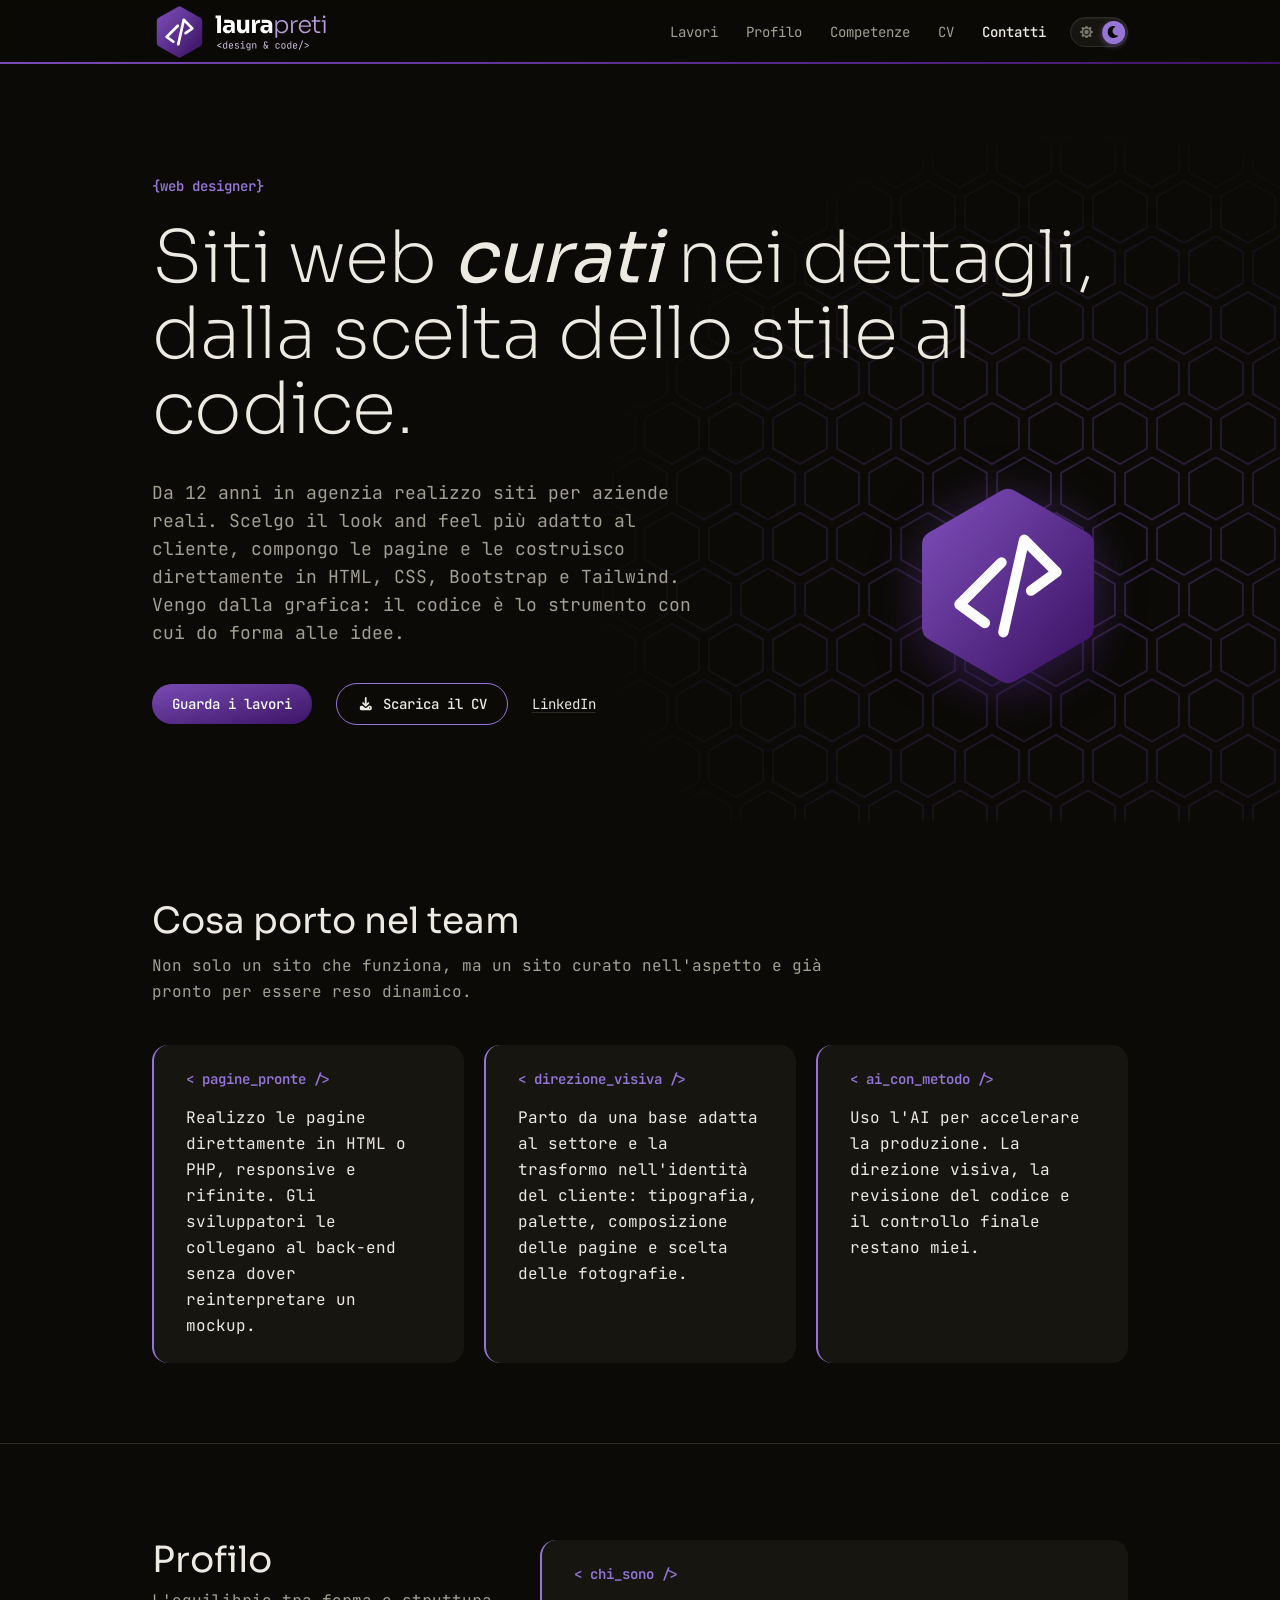
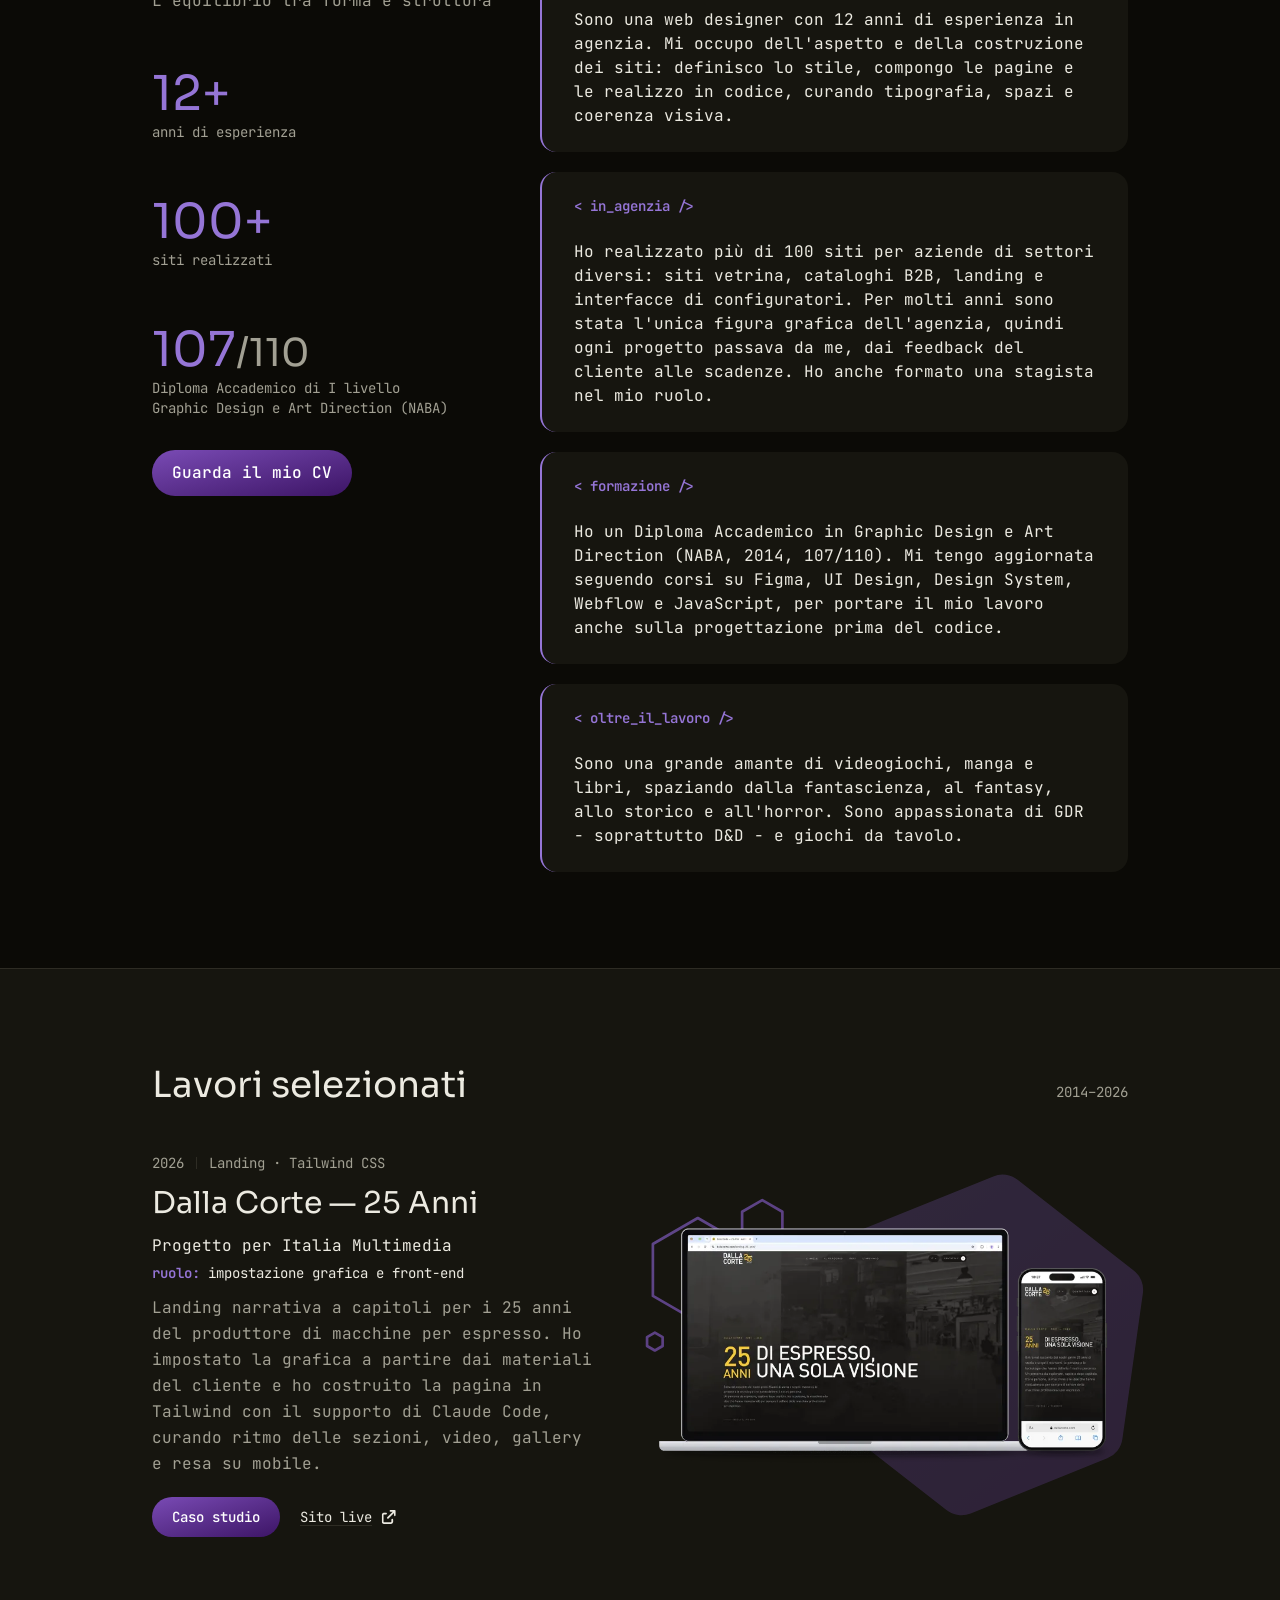
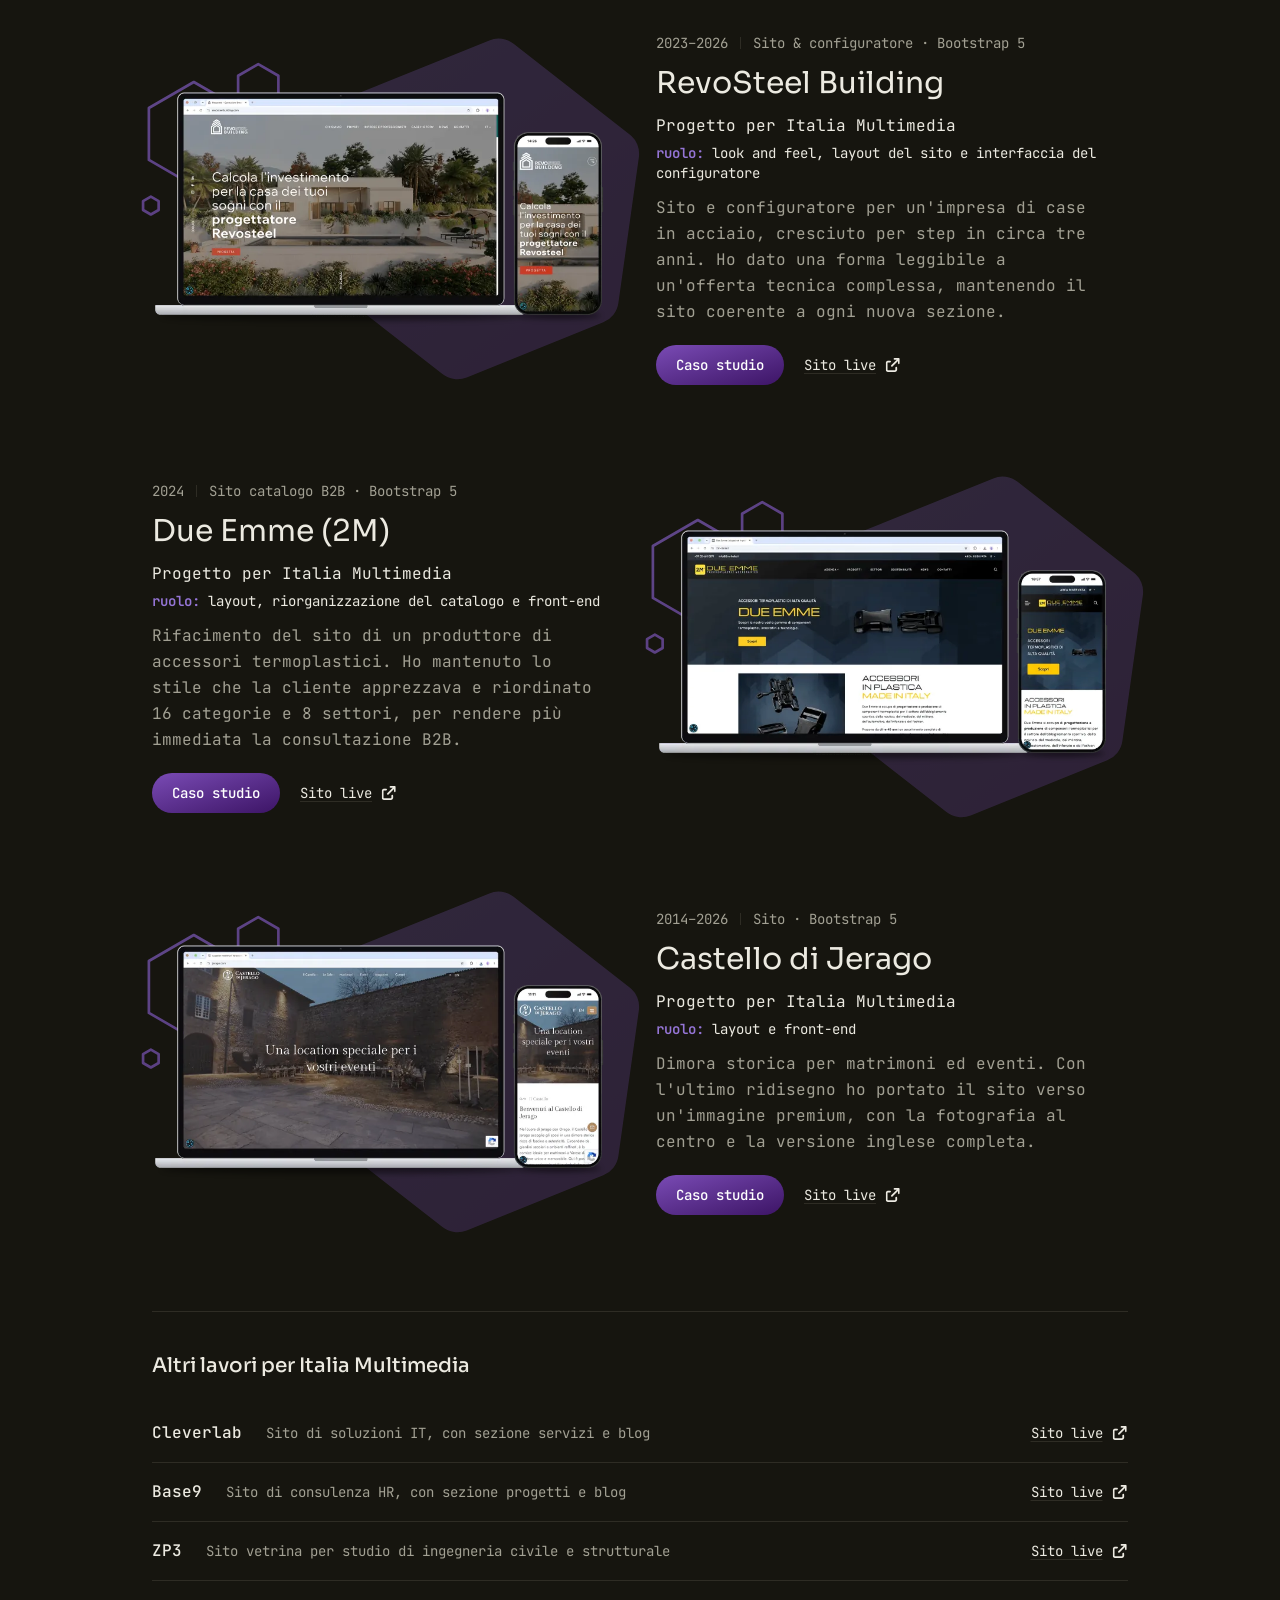
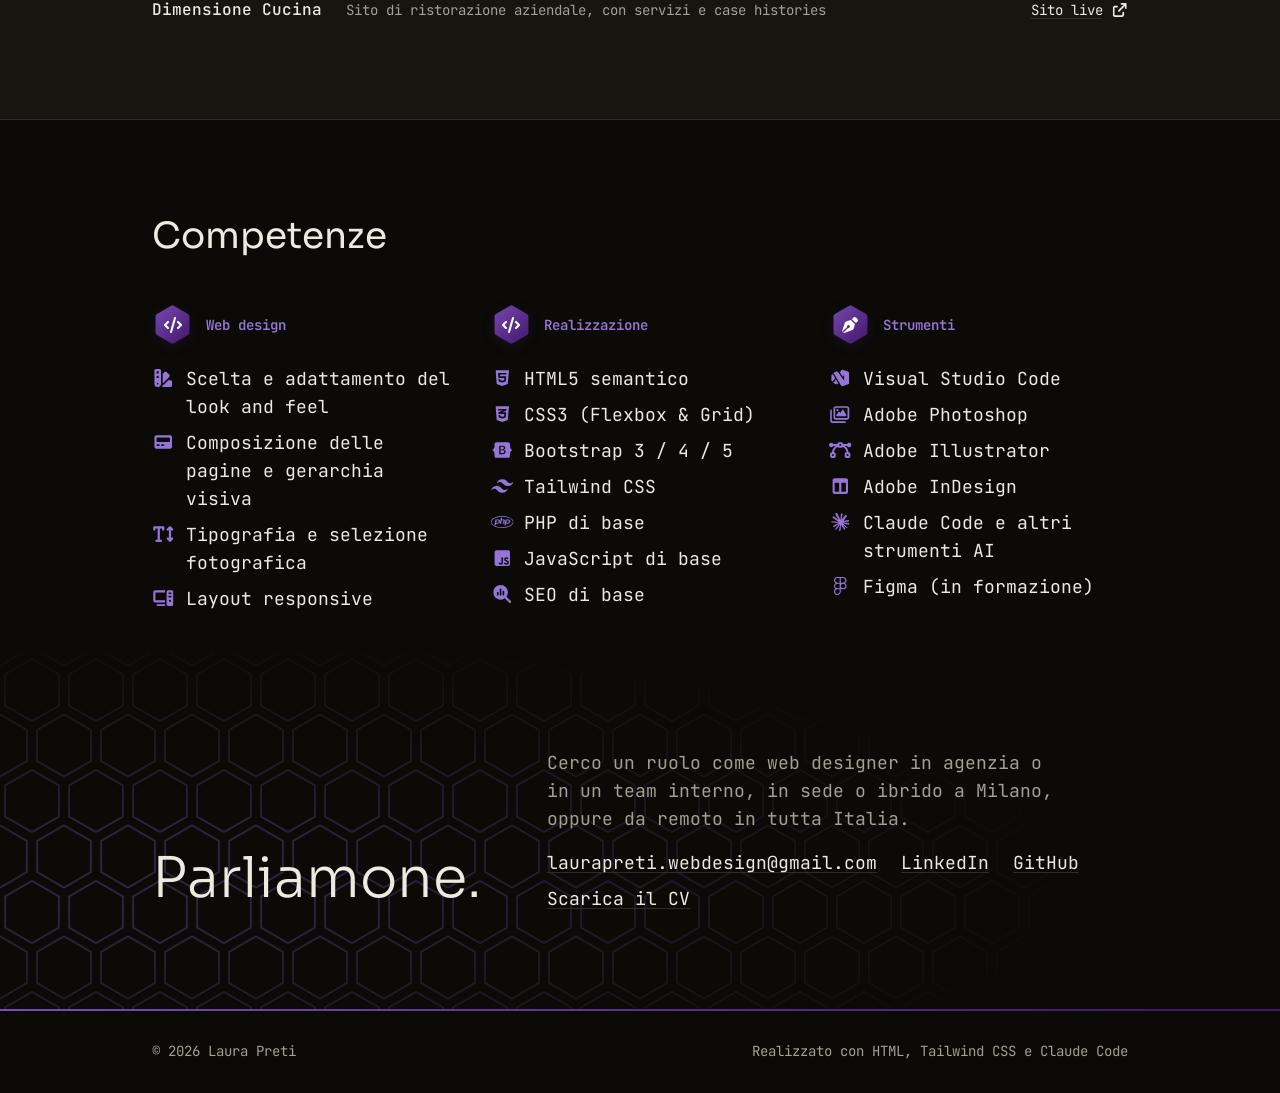
<file: index.html>
<!doctype html>
<html lang="it" data-theme="dark">
<head>
<meta charset="utf-8">
<meta name="viewport" content="width=device-width, initial-scale=1, viewport-fit=cover">
<title>Laura Preti — Web Designer | Siti responsive in HTML e Tailwind</title>
<meta name="description" content="Web designer con 12 anni in agenzia: dalla scelta del look and feel alla realizzazione in HTML, CSS, Bootstrap e Tailwind. Oltre 100 siti per aziende reali.">
<script>
  try { var t = localStorage.getItem('theme'); if (t === 'light' || t === 'dark') document.documentElement.dataset.theme = t; } catch (e) {}
</script>

<!-- Favicon -->
<link rel="icon" href="favicon.ico" sizes="any">
<link rel="icon" type="image/svg+xml" href="favicon/favicon.svg">
<link rel="icon" type="image/png" sizes="32x32" href="favicon/favicon-32x32.png">
<link rel="icon" type="image/png" sizes="16x16" href="favicon/favicon-16x16.png">
<link rel="apple-touch-icon" sizes="180x180" href="favicon/apple-touch-icon.png">
<link rel="manifest" href="favicon/site.webmanifest">
<meta name="theme-color" content="#3D1466">

<!-- Anteprima social -->
<meta property="og:type" content="website">
<meta property="og:locale" content="it_IT">
<meta property="og:site_name" content="Laura Preti — Design & Code">
<meta property="og:title" content="Laura Preti — Web Designer | Siti responsive in HTML e Tailwind">
<meta property="og:description" content="Web designer con 12 anni in agenzia: dalla scelta del look and feel alla realizzazione in HTML, CSS, Bootstrap e Tailwind. Oltre 100 siti per aziende reali.">
<meta property="og:url" content="https://laurapreti.github.io/portfolio/">
<meta property="og:image" content="https://laurapreti.github.io/portfolio/og-image.png">
<meta property="og:image:width" content="1200">
<meta property="og:image:height" content="630">
<meta property="og:image:alt" content="Logo Laura Preti — design & code">
<meta name="twitter:card" content="summary_large_image">

<link rel="preconnect" href="https://fonts.googleapis.com">
<link rel="preconnect" href="https://fonts.gstatic.com" crossorigin>
<!-- Font: caricati senza bloccare la prima visualizzazione (media="print" → "all" a caricamento finito) -->
<link rel="preload" as="style" href="https://fonts.googleapis.com/css2?family=JetBrains+Mono:ital,wght@0,100..800;1,100..800&family=Sora:wght@100..800&display=swap">
<link rel="stylesheet" href="https://fonts.googleapis.com/css2?family=JetBrains+Mono:ital,wght@0,100..800;1,100..800&family=Sora:wght@100..800&display=swap" media="print" onload="this.media='all'">
<noscript><link rel="stylesheet" href="https://fonts.googleapis.com/css2?family=JetBrains+Mono:ital,wght@0,100..800;1,100..800&family=Sora:wght@100..800&display=swap"></noscript>


<link rel="stylesheet" href="css/output.css">

<meta name="robots" content="noindex, nofollow">
</head>

<body class="font-sans antialiased leading-relaxed">

<!-- Barra di navigazione -->
<header class="sticky top-0 z-20 backdrop-blur-xs after:absolute after:h-0.5 after:w-full after:bottom-0 after:bg-linear-to-r after:from-glight after:to-gdark" style="top: env(safe-area-inset-top, 0px); background: color-mix(in srgb, var(--paper) 82%, transparent);">
  <nav class="mx-auto max-w-5xl px-6 h-16 flex items-center justify-between">
    <a href="#top" class="flex items-center shrink-0">
      <!-- Logo: versione chiara e versione per il layout scuro (cambio automatico col tema) -->
      <img src="logo/kit/logo-badge-orizzontale.svg" alt="Laura Preti — design &amp; code" width="430" height="140" class="logo-light h-16 w-auto">
      <img src="logo/kit/logo-badge-orizzontale-negativo.svg" fetchpriority="high" alt="Laura Preti — design &amp; code" width="430" height="140" class="logo-dark h-16 w-auto">
    </a>
    <div class="flex items-center gap-3 nav:gap-6">
      <div class="hidden nav:flex items-center gap-7 text-sm text-muted" data-menu-links>
        <a href="#lavori" class="hover:text-ink transition-colors">Lavori</a>
        <a href="#profilo" class="hover:text-ink transition-colors">Profilo</a>
        <a href="#competenze" class="hover:text-ink transition-colors">Competenze</a>
        <a href="cv.html" class="hover:text-ink transition-colors">CV</a>
        <a href="#contatto" class="text-ink font-medium">Contatti</a>
      </div>
      <!-- Interruttore tema chiaro/scuro -->
      <button type="button" class="theme-toggle" role="switch" aria-checked="false" aria-label="Tema scuro" title="Cambia tema">
        <span class="theme-toggle__knob" aria-hidden="true"></span>
        <svg class="svg-inline--fa theme-toggle__icon theme-toggle__sun text-xs" viewBox="0 0 576 512" aria-hidden="true"><use href="img/fa-icons.svg#fa-sun"/></svg>
        <svg class="svg-inline--fa theme-toggle__icon theme-toggle__moon text-xs" viewBox="0 0 512 512" aria-hidden="true"><use href="img/fa-icons.svg#fa-moon"/></svg>
      </button>
      
      <button type="button" class="menu-toggle nav:hidden" aria-expanded="false" aria-controls="menu-mobile" aria-label="Apri il menu">
        <span class="menu-toggle__bar"></span><span class="menu-toggle__bar"></span><span class="menu-toggle__bar"></span>
      </button>
    </div>
  </nav>
</header>

<main id="top">

  <!-- HERO -->
  <section class="hero-hex py-10 md:pt-28 md:pb-24">
    <div class="mx-auto max-w-5xl px-6">
      <p class="rise rise-1 font-sans text-sm text-accent mb-6 font-semibold">{web designer}</p>
      <h1 class="rise rise-2 font-display leading-[1.05] tracking-[-0.01em] font-extralight"
          style="font-size: clamp(2.6rem, 8vw, 4.5rem);">
          Siti web <em class="font-normal">curati</em> nei dettagli, dalla scelta dello stile al codice.
      </h1>
      <div class="md:flex md:items-center md:justify-between md:gap-10">
        <div>
          <p class="rise rise-3 mt-8 max-w-xl text-lg text-muted">
            Da 12 anni in agenzia realizzo siti per aziende reali. Scelgo il look and feel più adatto al cliente, compongo le pagine e le costruisco direttamente in HTML, CSS, Bootstrap e Tailwind. Vengo dalla grafica: il codice è lo strumento con cui do forma alle idee.
          </p>
          <div class="rise rise-4 mt-9 flex flex-wrap items-center gap-x-6 gap-y-3 text-sm">
            <a href="#lavori"
              class="inline-flex items-center rounded-full px-5 py-2.5 font-medium transition-transform will-change-transform hover:-translate-y-0.5 bg-linear-to-br from-glight to-gdark text-white">
              Guarda i lavori
            </a>
            <a href="cv-laura-preti.pdf" download
              class="inline-flex items-center gap-2 rounded-full px-5 py-2.5 font-medium transition-transform will-change-transform hover:-translate-y-0.5 border border-accent text-ink">
              <svg class="svg-inline--fa icon-line" viewBox="0 0 448 512" aria-hidden="true"><use href="img/fa-icons.svg#fa-download"/></svg> Scarica il CV
            </a>
            <a href="https://www.linkedin.com/in/laura-preti-web-designer/" target="_blank" class="link">LinkedIn</a>
          </div>
        </div>
        <div class="hero-badge hidden md:block md:mr-4" aria-hidden="true">
          <img src="logo/kit/badge.svg" alt="" width="120" height="120">
        </div>
      </div>
    </div>
  </section>

  <!-- COSA PORTO NEL TEAM -->
  <section id="approccio" class="py-10 md:py-20 border-b border-line">
    <div class="mx-auto max-w-5xl px-6">
      <h2 class="font-display text-3xl sm:text-4xl font-normal mb-3">Cosa porto nel team</h2>
      <p class="text-muted max-w-2xl mb-10">Non solo un sito che funziona, ma un sito curato nell'aspetto e già pronto per essere reso dinamico.</p>
      <div class="grid gap-5 md:grid-cols-3">
        <div class="border-l-2 border-accent py-6 px-8 rounded-2xl shadow-[3px_3px_5px_-3px_rgba(0,0,0,0.25)] dark:shadow-none bg-card">
          <p class="font-sans text-sm text-accent mb-4 font-semibold">&lt; pagine_pronte /&gt;</p>
          <p>Realizzo le pagine direttamente in HTML o PHP, responsive e rifinite. Gli sviluppatori le collegano al back-end senza dover reinterpretare un mockup.</p>
        </div>
        <div class="border-l-2 border-accent py-6 px-8 rounded-2xl shadow-[3px_3px_5px_-3px_rgba(0,0,0,0.25)] dark:shadow-none bg-card">
          <p class="font-sans text-sm text-accent mb-4 font-semibold">&lt; direzione_visiva /&gt;</p>
          <p>Parto da una base adatta al settore e la trasformo nell'identità del cliente: tipografia, palette, composizione delle pagine e scelta delle fotografie.</p>
        </div>
        <div class="border-l-2 border-accent py-6 px-8 rounded-2xl shadow-[3px_3px_5px_-3px_rgba(0,0,0,0.25)] dark:shadow-none bg-card">
          <p class="font-sans text-sm text-accent mb-4 font-semibold">&lt; ai_con_metodo /&gt;</p>
          <p>Uso l'AI per accelerare la produzione. La direzione visiva, la revisione del codice e il controllo finale restano miei.</p>
        </div>
      </div>
    </div>
  </section>

  <!-- PROFILO -->
  <section id="profilo" class="py-10 md:py-24 border-b border-line">
    <div class="mx-auto max-w-5xl px-6">
      <div class="grid gap-5 md:grid-cols-[1fr_1.6fr]">
        <div class="md:sticky md:top-24 md:self-start mb-8 md:mb-0">
          <h2 class="font-display text-3xl sm:text-4xl font-normal">Profilo</h2>
          <p class="mt-2 text-muted">L'equilibrio tra forma e struttura</p>
          <dl class="grid gap-x-3 grid-cols-2 sm:grid-cols-3 md:grid-cols-1 mb-8">
            <div class="mt-8 md:mt-14">
              <dt class="font-display text-4xl sm:text-5xl text-accent font-normal">12+</dt>
              <dd class="mt-1 text-sm text-muted">anni di esperienza</dd>
            </div>
            <div class="mt-8 md:mt-14">
              <dt class="font-display text-4xl sm:text-5xl text-accent font-normal">100+</dt>
              <dd class="mt-1 text-sm text-muted">siti realizzati</dd>
            </div>
            <div class="mt-8 md:mt-14 col-span-2 sm:col-span-1">
              <dt class="font-display text-4xl sm:text-5xl text-accent font-normal">107<small class="text-muted">/110</small></dt>
              <dd class="mt-1 text-sm text-muted">Diploma Accademico di I livello <span class="inline md:hidden">in</span> <br class="hidden md:block"> Graphic Design e Art Direction (NABA)</dd>
            </div>
          </dl>
          <a href="cv.html"
              class="inline-flex items-center rounded-full px-5 py-2.5 font-medium transition-transform hover:-translate-y-0.5 bg-linear-to-br from-glight to-gdark text-white">
              Guarda il mio CV
            </a>
        </div>
        <div class="space-y-5 text-base max-w-2xl">
          <div class="border-l-2 border-accent py-6 px-8 rounded-2xl shadow-[3px_3px_5px_-3px_rgba(0,0,0,0.25)] dark:shadow-none bg-card">
            <p class="rise rise-1 font-sans text-sm text-accent mb-6 font-semibold">&lt; chi_sono /&gt;</p>
            <p>Sono una web designer con 12 anni di esperienza in agenzia. Mi occupo dell'aspetto e della costruzione dei siti: definisco lo stile, compongo le pagine e le realizzo in codice, curando tipografia, spazi e coerenza visiva.</p>
          </div>
          <div class="border-l-2 border-accent py-6 px-8 rounded-2xl shadow-[3px_3px_5px_-3px_rgba(0,0,0,0.25)] dark:shadow-none bg-card">
            <p class="rise rise-1 font-sans text-sm text-accent mb-6 font-semibold">&lt; in_agenzia /&gt;</p>
            <p>Ho realizzato più di 100 siti per aziende di settori diversi: siti vetrina, cataloghi B2B, landing e interfacce di configuratori. Per molti anni sono stata l'unica figura grafica dell'agenzia, quindi ogni progetto passava da me, dai feedback del cliente alle scadenze. Ho anche formato una stagista nel mio ruolo.</p>
          </div>
          <div class="border-l-2 border-accent py-6 px-8 rounded-2xl shadow-[3px_3px_5px_-3px_rgba(0,0,0,0.25)] dark:shadow-none bg-card">
            <p class="rise rise-1 font-sans text-sm text-accent mb-6 font-semibold">&lt; formazione /&gt;</p>
            <p>Ho un Diploma Accademico in Graphic Design e Art Direction (NABA, 2014, 107/110). Mi tengo aggiornata seguendo corsi su Figma, UI Design, Design System, Webflow e JavaScript, per portare il mio lavoro anche sulla progettazione prima del codice.</p>
          </div>
          <div class="border-l-2 border-accent py-6 px-8 rounded-2xl shadow-[3px_3px_5px_-3px_rgba(0,0,0,0.25)] dark:shadow-none bg-card">
            <p class="rise rise-1 font-sans text-sm text-accent mb-6 font-semibold">&lt; oltre_il_lavoro /&gt;</p>
            <p>Sono una grande amante di videogiochi, manga e libri, spaziando dalla fantascienza, al fantasy, allo storico e all'horror. Sono appassionata di GDR - soprattutto D&D - e giochi da tavolo.</p>
          </div>
        </div>
      </div>
    </div>
  </section>

  <!-- LAVORI -->
  <section id="lavori" class="py-10 md:py-24 border-b border-line bg-card overflow-x-clip">
    <div class="mx-auto max-w-5xl px-6">
      <div class="flex items-baseline justify-between mb-12">
        <h2 class="font-display text-3xl sm:text-4xl font-normal">Lavori selezionati</h2>
        <span class="text-sm text-muted">2014&ndash;2026</span>
      </div>

      <div class="space-y-16 sm:space-y-24">

        <!-- Dalla Corte -->
        <article class="grid gap-8 sm:grid-cols-2 sm:items-center">
          <div class="project-visual order-1 sm:order-2">
            <img src="img/dalla-corte/mockup-dalla-corte-800.webp" srcset="img/dalla-corte/mockup-dalla-corte-800.webp 800w, img/dalla-corte/mockup-dalla-corte-1200.webp 1200w, img/dalla-corte/mockup-dalla-corte-1600.webp 1600w" sizes="(min-width: 1024px) 472px, (min-width: 640px) calc(50vw - 40px), calc(100vw - 48px)" loading="lazy" decoding="async" alt="Dalla Corte — 25 Anni" width="1600" height="853" class="w-full h-auto">
          </div>
          <div class="order-2 sm:order-1">
            <div class="flex items-center gap-3 text-sm text-muted mb-3">
              <span>2026</span><span class="w-px h-3" style="background:var(--line)"></span>
              <span>Landing &middot; Tailwind CSS</span>
            </div>
            <h3 class="font-display text-2xl sm:text-3xl mb-3 font-normal">Dalla Corte — 25 Anni</h3>
            <p class="mb-1 max-w-md">
              Progetto per Italia Multimedia
            </p>
            <p class="mb-3 max-w-md text-sm"><span class="text-accent font-semibold">ruolo:</span> impostazione grafica e front-end</p>
            <p class="text-muted mb-5 max-w-md">
              Landing narrativa a capitoli per i 25 anni del produttore di macchine per espresso. Ho impostato la grafica a partire dai materiali del cliente e ho costruito la pagina in Tailwind con il supporto di Claude Code, curando ritmo delle sezioni, video, gallery e resa su mobile.
            </p>
            <div class="flex gap-x-5 gap-y-2 text-sm content-center">
              <a href="case-dalla-corte.html" aria-label="Caso studio: Dalla Corte — 25 Anni" class="inline-flex items-center rounded-full px-5 py-2.5 font-medium transition-transform hover:-translate-y-0.5 bg-linear-to-br from-glight to-gdark text-white">Caso studio</a>
              <a href="https://www.dallacorte.com/landing-25-anni/" target="_blank" class="link inline-flex items-center gap-2 align-middle py-2.5">Sito live <svg class="svg-inline--fa w-4 h-4 icon-line" viewBox="0 0 512 512" aria-hidden="true"><use href="img/fa-icons.svg#fa-arrow-up-right-from-square"/></svg></a>
            </div>
          </div>
        </article>

        <!-- RevoSteel -->
        <article class="grid gap-8 sm:grid-cols-2 sm:items-center">
          <div class="project-visual">
            <img src="img/revosteel/mockup-revosteel-800.webp" srcset="img/revosteel/mockup-revosteel-800.webp 800w, img/revosteel/mockup-revosteel-1200.webp 1200w, img/revosteel/mockup-revosteel-1600.webp 1600w" sizes="(min-width: 1024px) 472px, (min-width: 640px) calc(50vw - 40px), calc(100vw - 48px)" loading="lazy" decoding="async" alt="Revosteel" width="1600" height="853" class="w-full h-auto">
          </div>
          <div>
            <div class="flex items-center gap-3 text-sm text-muted mb-3">
              <span>2023&ndash;2026</span><span class="w-px h-3" style="background:var(--line)"></span>
              <span>Sito &amp; configuratore &middot; Bootstrap 5</span>
            </div>
            <h3 class="font-display text-2xl sm:text-3xl mb-3 font-normal">RevoSteel Building</h3>
            <p class="mb-1 max-w-md">
              Progetto per Italia Multimedia
            </p>
            <p class="mb-3 max-w-md text-sm"><span class="text-accent font-semibold">ruolo:</span> look and feel, layout del sito e interfaccia del configuratore</p>
            <p class="text-muted mb-5 max-w-md">
              Sito e configuratore per un'impresa di case in acciaio, cresciuto per step in circa tre anni. Ho dato una forma leggibile a un'offerta tecnica complessa, mantenendo il sito coerente a ogni nuova sezione.
            </p>
            <div class="flex gap-x-5 gap-y-2 text-sm">
              <a href="case-revosteel.html" aria-label="Caso studio: Revosteel" class="inline-flex items-center rounded-full px-5 py-2.5 font-medium transition-transform hover:-translate-y-0.5 bg-linear-to-br from-glight to-gdark text-white">Caso studio</a>
              <a href="https://www.revosteelbuilding.com" target="_blank" class="link inline-flex items-center gap-2 align-middle py-2.5">Sito live <svg class="svg-inline--fa w-4 h-4 icon-line" viewBox="0 0 512 512" aria-hidden="true"><use href="img/fa-icons.svg#fa-arrow-up-right-from-square"/></svg></a>
            </div>
          </div>
        </article>

        <!-- Due Emme -->
        <article class="grid gap-8 sm:grid-cols-2 sm:items-center">
          <div class="project-visual order-1 sm:order-2">
            <img src="img/2m/mockup-2m-800.webp" srcset="img/2m/mockup-2m-800.webp 800w, img/2m/mockup-2m-1200.webp 1200w, img/2m/mockup-2m-1600.webp 1600w" sizes="(min-width: 1024px) 472px, (min-width: 640px) calc(50vw - 40px), calc(100vw - 48px)" loading="lazy" decoding="async" alt="Due Emme — 2M" width="1600" height="853" class="w-full h-auto">
          </div>
          <div class="order-2 sm:order-1">
            <div class="flex items-center gap-3 text-sm text-muted mb-3">
              <span>2024</span><span class="w-px h-3" style="background:var(--line)"></span>
              <span>Sito catalogo B2B &middot; Bootstrap 5</span>
            </div>
            <h3 class="font-display text-2xl sm:text-3xl mb-3 font-normal">Due Emme (2M)</h3>
            <p class="mb-1 max-w-md">
              Progetto per Italia Multimedia
            </p>
            <p class="mb-3 max-w-md text-sm"><span class="text-accent font-semibold">ruolo:</span> layout, riorganizzazione del catalogo e front-end</p>
            <p class="text-muted mb-5 max-w-md">
              Rifacimento del sito di un produttore di accessori termoplastici. Ho mantenuto lo stile che la cliente apprezzava e riordinato 16 categorie e 8 settori, per rendere più immediata la consultazione B2B.
            </p>
            <div class="flex gap-x-5 gap-y-2 text-sm">
              <a href="case-due-emme.html" aria-label="Caso studio: Due Emme — 2M" class="inline-flex items-center rounded-full px-5 py-2.5 font-medium transition-transform hover:-translate-y-0.5 bg-linear-to-br from-glight to-gdark text-white">Caso studio</a>
              <a href="https://www.2m-italia.it" target="_blank" class="link inline-flex items-center gap-2 align-middle py-2.5">Sito live <svg class="svg-inline--fa w-4 h-4 icon-line" viewBox="0 0 512 512" aria-hidden="true"><use href="img/fa-icons.svg#fa-arrow-up-right-from-square"/></svg></a>
            </div>
          </div>
        </article>

        <!-- Castello di Jerago -->
        <article class="grid gap-8 sm:grid-cols-2 sm:items-center">
          <div class="project-visual">
            <img src="img/jerago/mockup-jerago-800.webp" srcset="img/jerago/mockup-jerago-800.webp 800w, img/jerago/mockup-jerago-1200.webp 1200w, img/jerago/mockup-jerago-1600.webp 1600w" sizes="(min-width: 1024px) 472px, (min-width: 640px) calc(50vw - 40px), calc(100vw - 48px)" loading="lazy" decoding="async" alt="Castello di Jerago" width="1600" height="853" class="w-full h-auto">
          </div>
          <div>
            <div class="flex items-center gap-3 text-sm text-muted mb-3">
              <span>2014&ndash;2026</span><span class="w-px h-3" style="background:var(--line)"></span>
              <span>Sito &middot; Bootstrap 5</span>
            </div>
            <h3 class="font-display text-2xl sm:text-3xl mb-3 font-normal">Castello di Jerago</h3>
            <p class="mb-1 max-w-md">
              Progetto per Italia Multimedia
            </p>
            <p class="mb-3 max-w-md text-sm"><span class="text-accent font-semibold">ruolo:</span> layout e front-end</p>
            <p class="text-muted mb-5 max-w-md">
              Dimora storica per matrimoni ed eventi. Con l'ultimo ridisegno ho portato il sito verso un'immagine premium, con la fotografia al centro e la versione inglese completa.
            </p>
            <div class="flex gap-x-5 gap-y-2 text-sm">
              <a href="case-castello-jerago.html" aria-label="Caso studio: Castello di Jerago" class="inline-flex items-center rounded-full px-5 py-2.5 font-medium transition-transform hover:-translate-y-0.5 bg-linear-to-br from-glight to-gdark text-white">Caso studio</a>
              <a href="https://www.jerago.com" target="_blank" class="link inline-flex items-center gap-2 align-middle py-2.5">Sito live <svg class="svg-inline--fa w-4 h-4 icon-line" viewBox="0 0 512 512" aria-hidden="true"><use href="img/fa-icons.svg#fa-arrow-up-right-from-square"/></svg></a>
            </div>
          </div>
        </article>

      </div>

      <!-- Altri lavori -->
      <div class="mt-10 sm:mt-24 pt-10 border-t border-line">
        <h3 class="font-display text-xl mb-6 font-medium">Altri lavori per Italia Multimedia</h3>
        <ul class="divide-y divide-line">
          <li class="py-4 flex flex-wrap items-baseline justify-between gap-x-6 gap-y-1">
            <span class="font-medium order-1">Cleverlab</span>
            <span class="text-sm text-muted flex-1 min-w-full sm:min-w-48 order-3 sm:order-2">Sito di soluzioni IT, con sezione servizi e blog</span>
            <a href="https://www.cleverlab.it" target="_blank" class="link text-sm inline-flex items-center gap-2 align-middle order-2 sm:order-3">Sito live <svg class="svg-inline--fa w-4 h-4 icon-line" viewBox="0 0 512 512" aria-hidden="true"><use href="img/fa-icons.svg#fa-arrow-up-right-from-square"/></svg></a>
          </li>
          <li class="py-4 flex flex-wrap items-baseline justify-between gap-x-6 gap-y-1">
            <span class="font-medium order-1">Base9</span>
            <span class="text-sm text-muted flex-1 min-w-full sm:min-w-48 order-3 sm:order-2">Sito di consulenza HR, con sezione progetti e blog</span>
            <a href="https://www.base9.it" target="_blank" class="link text-sm inline-flex items-center gap-2 align-middle order-2 sm:order-3">Sito live <svg class="svg-inline--fa w-4 h-4 icon-line" viewBox="0 0 512 512" aria-hidden="true"><use href="img/fa-icons.svg#fa-arrow-up-right-from-square"/></svg></a>
          </li>
          <li class="py-4 flex flex-wrap items-baseline justify-between gap-x-6 gap-y-1">
            <span class="font-medium order-1">ZP3</span>
            <span class="text-sm text-muted flex-1 min-w-full sm:min-w-48 order-3 sm:order-2">Sito vetrina per studio di ingegneria civile e strutturale</span>
            <a href="https://www.zp3.it/" target="_blank" class="link text-sm inline-flex items-center gap-2 align-middle order-2 sm:order-3">Sito live <svg class="svg-inline--fa w-4 h-4 icon-line" viewBox="0 0 512 512" aria-hidden="true"><use href="img/fa-icons.svg#fa-arrow-up-right-from-square"/></svg></a>
          </li>
          <li class="pt-4 pb-0 flex flex-wrap items-baseline justify-between gap-x-6 gap-y-1">
            <span class="font-medium order-1">Dimensione Cucina</span>
            <span class="text-sm text-muted flex-1 min-w-full sm:min-w-48 order-3 sm:order-2">Sito di ristorazione aziendale, con servizi e case histories</span>
            <a href="https://dimensionecucina.it" target="_blank" class="link text-sm inline-flex items-center gap-2 align-middle order-2 sm:order-3">Sito live <svg class="svg-inline--fa w-4 h-4 icon-line" viewBox="0 0 512 512" aria-hidden="true"><use href="img/fa-icons.svg#fa-arrow-up-right-from-square"/></svg></a>
          </li>
        </ul>
      </div>
    </div>
  </section>

  <!-- COMPETENZE -->
  <section id="competenze" class="py-10 sm:pt-24">
    <div class="mx-auto max-w-5xl px-6">


      <h2 class="font-display text-3xl sm:text-4xl mb-12 font-normal">Competenze</h2>
      <div class="grid gap-10 md:grid-cols-3">
        <div class="skill-group">
          <div class="skill-head mb-5">
            <span class="skill-badge" aria-hidden="true"><svg class="svg-inline--fa icon-line" viewBox="0 0 576 512" aria-hidden="true"><use href="img/fa-icons.svg#fa-code"/></svg></span>
            <h3 class="text-sm text-accent font-semibold">Web design</h3>
          </div>
          <ul class="skill-list space-y-2 text-lg">
            <li><svg class="svg-inline--fa skill-icon icon-line" viewBox="0 0 512 512" aria-hidden="true"><use href="img/fa-icons.svg#fa-swatchbook"/></svg>Scelta e adattamento del look and feel</li>
            <li><svg class="svg-inline--fa skill-icon icon-line" viewBox="0 0 512 512" aria-hidden="true"><use href="img/fa-icons.svg#fa-pager"/></svg>Composizione delle pagine e gerarchia visiva</li>
            <li><svg class="svg-inline--fa skill-icon icon-line" viewBox="0 0 576 512" aria-hidden="true"><use href="img/fa-icons.svg#fa-text-height"/></svg>Tipografia e selezione fotografica</li>
            <li><svg class="svg-inline--fa skill-icon icon-line" viewBox="0 0 576 512" aria-hidden="true"><use href="img/fa-icons.svg#fa-computer"/></svg>Layout responsive</li>
          </ul>
        </div>
        <div class="skill-group">
          <div class="skill-head mb-5">
            <span class="skill-badge" aria-hidden="true"><svg class="svg-inline--fa icon-line" viewBox="0 0 576 512" aria-hidden="true"><use href="img/fa-icons.svg#fa-code"/></svg></span>
            <h3 class="text-sm text-accent font-semibold">Realizzazione</h3>
          </div>
          <ul class="skill-list space-y-2 text-lg">
            <li><svg class="svg-inline--fa skill-icon icon-line" viewBox="0 0 384 512" aria-hidden="true"><use href="img/fa-icons.svg#fa-html5"/></svg>HTML5 semantico</li>
            <li><svg class="svg-inline--fa skill-icon icon-line" viewBox="0 0 384 512" aria-hidden="true"><use href="img/fa-icons.svg#fa-css3-alt"/></svg>CSS3 (Flexbox &amp; Grid)</li>
            <li><svg class="svg-inline--fa skill-icon icon-line" viewBox="0 0 576 512" aria-hidden="true"><use href="img/fa-icons.svg#fa-bootstrap"/></svg>Bootstrap 3 / 4 / 5</li>
            <li><svg class="svg-inline--fa skill-icon icon-line" viewBox="0 0 640 512" aria-hidden="true"><use href="img/fa-icons.svg#fa-tailwind-css"/></svg>Tailwind CSS</li>
            <li><svg class="svg-inline--fa skill-icon icon-line" viewBox="0 0 640 512" aria-hidden="true"><use href="img/fa-icons.svg#fa-php"/></svg>PHP di base</li>
            <li><svg class="svg-inline--fa skill-icon icon-line" viewBox="0 0 448 512" aria-hidden="true"><use href="img/fa-icons.svg#fa-square-js"/></svg>JavaScript di base</li>
            <li><svg class="svg-inline--fa skill-icon icon-line" viewBox="0 0 512 512" aria-hidden="true"><use href="img/fa-icons.svg#fa-magnifying-glass-chart"/></svg>SEO di base</li>
          </ul>
        </div>
        <div class="skill-group">
          <div class="skill-head mb-5">
            <span class="skill-badge" aria-hidden="true"><svg class="svg-inline--fa icon-line" viewBox="0 0 512 512" aria-hidden="true"><use href="img/fa-icons.svg#fa-pen-nib"/></svg></span>
            <h3 class="text-sm text-accent font-semibold">Strumenti</h3>
          </div>
          <ul class="skill-list space-y-2 text-lg">
            <li><svg class="svg-inline--fa skill-icon icon-line" viewBox="0 0 512 512" aria-hidden="true"><use href="img/fa-icons.svg#fa-visual-studio"/></svg>Visual Studio Code</li>
            <li><svg class="svg-inline--fa skill-icon icon-line" viewBox="0 0 576 512" aria-hidden="true"><use href="img/fa-icons.svg#fa-images"/></svg>Adobe Photoshop</li>
            <li><svg class="svg-inline--fa skill-icon icon-line" viewBox="0 0 640 512" aria-hidden="true"><use href="img/fa-icons.svg#fa-bezier-curve"/></svg>Adobe Illustrator</li>
            <li><svg class="svg-inline--fa skill-icon icon-line" viewBox="0 0 448 512" aria-hidden="true"><use href="img/fa-icons.svg#fa-table-columns"/></svg>Adobe InDesign</li>
            <li><svg class="svg-inline--fa skill-icon icon-line" viewBox="0 0 512 512" aria-hidden="true"><use href="img/fa-icons.svg#fa-claude"/></svg>Claude Code e altri strumenti AI</li>
            <li><svg class="svg-inline--fa skill-icon icon-line" viewBox="0 0 384 512" aria-hidden="true"><use href="img/fa-icons.svg#fa-figma"/></svg>Figma (in formazione)</li>
          </ul>
        </div>
      </div>
    </div>
  </section>

  <!-- CONTATTO -->
  <section id="contatto" class="contact-hex py-10 sm:py-24">
    <div class="mx-auto max-w-5xl px-6">
      <div class="grid gap-8 sm:grid-cols-[1fr_1.6fr] sm:items-end">
        <h2 class="font-display leading-tight" style="font-weight:300; font-size: clamp(2rem, 6vw, 3.5rem);">
          Parliamone.
        </h2>
        <div class="space-y-4 text-lg">
          <p class="text-muted max-w-lg">
            Cerco un ruolo come web designer in agenzia o in un team interno, in sede o ibrido a Milano, oppure da remoto in tutta Italia.
          </p>
          <div class="flex flex-wrap gap-x-6 gap-y-2">
            <a href="mailto:laurapreti.webdesign@gmail.com" class="link">laurapreti.webdesign@gmail.com</a>
            <a href="https://www.linkedin.com/in/laura-preti-web-designer/" target="_blank" class="link">LinkedIn</a>
            <a href="https://github.com/laurapreti" class="link">GitHub</a>
            <a href="cv-laura-preti.pdf" download class="link">Scarica il CV</a>
          </div>
        </div>
      </div>
    </div>
  </section>

</main>

<footer class="relative after:absolute after:h-0.5 after:w-full after:top-0 after:bg-linear-to-r after:from-glight after:to-gdark">
  <div class="mx-auto max-w-5xl px-6 py-8 flex flex-wrap items-center justify-between gap-4 text-sm text-muted">
    <span>&copy; 2026 Laura Preti</span>
    <span>Realizzato con HTML, Tailwind CSS e Claude Code</span>
  </div>
</footer>

<!-- Interruttore tema: il predefinito è scuro (data-theme="dark" su <html>); la scelta del visitatore viene ricordata -->
<script>
  (function () {
    var root = document.documentElement;
    var btn = document.querySelector('.theme-toggle');
    if (!btn) return;
    function isDark() { return root.dataset.theme !== 'light'; }
    function sync() { btn.setAttribute('aria-checked', isDark() ? 'true' : 'false'); }
    btn.addEventListener('click', function () {
      var next = isDark() ? 'light' : 'dark';
      root.dataset.theme = next;
      try { localStorage.setItem('theme', next); } catch (e) {}
      sync();
    });
    sync();
  })();
</script>
<!-- Menu mobile -->
<script src="js/menu.js" defer></script>
</body>
</html>
</file>
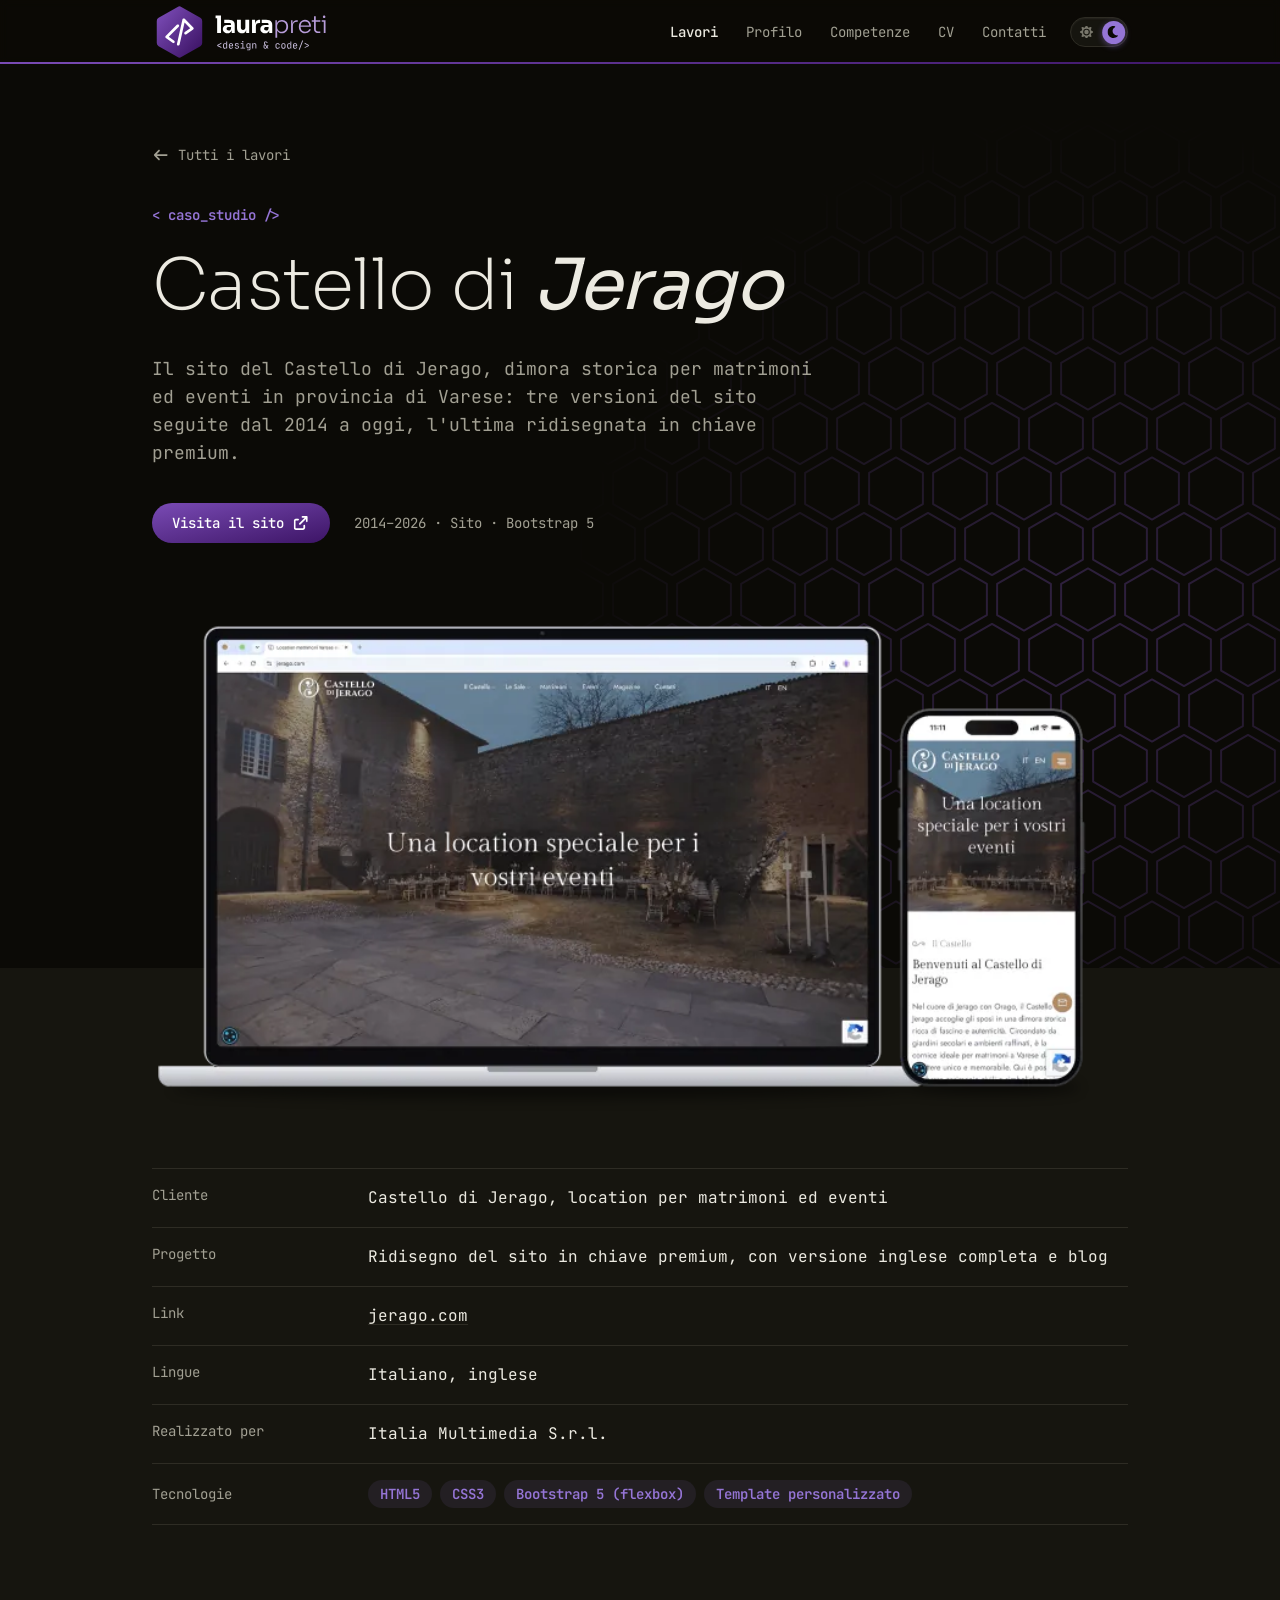
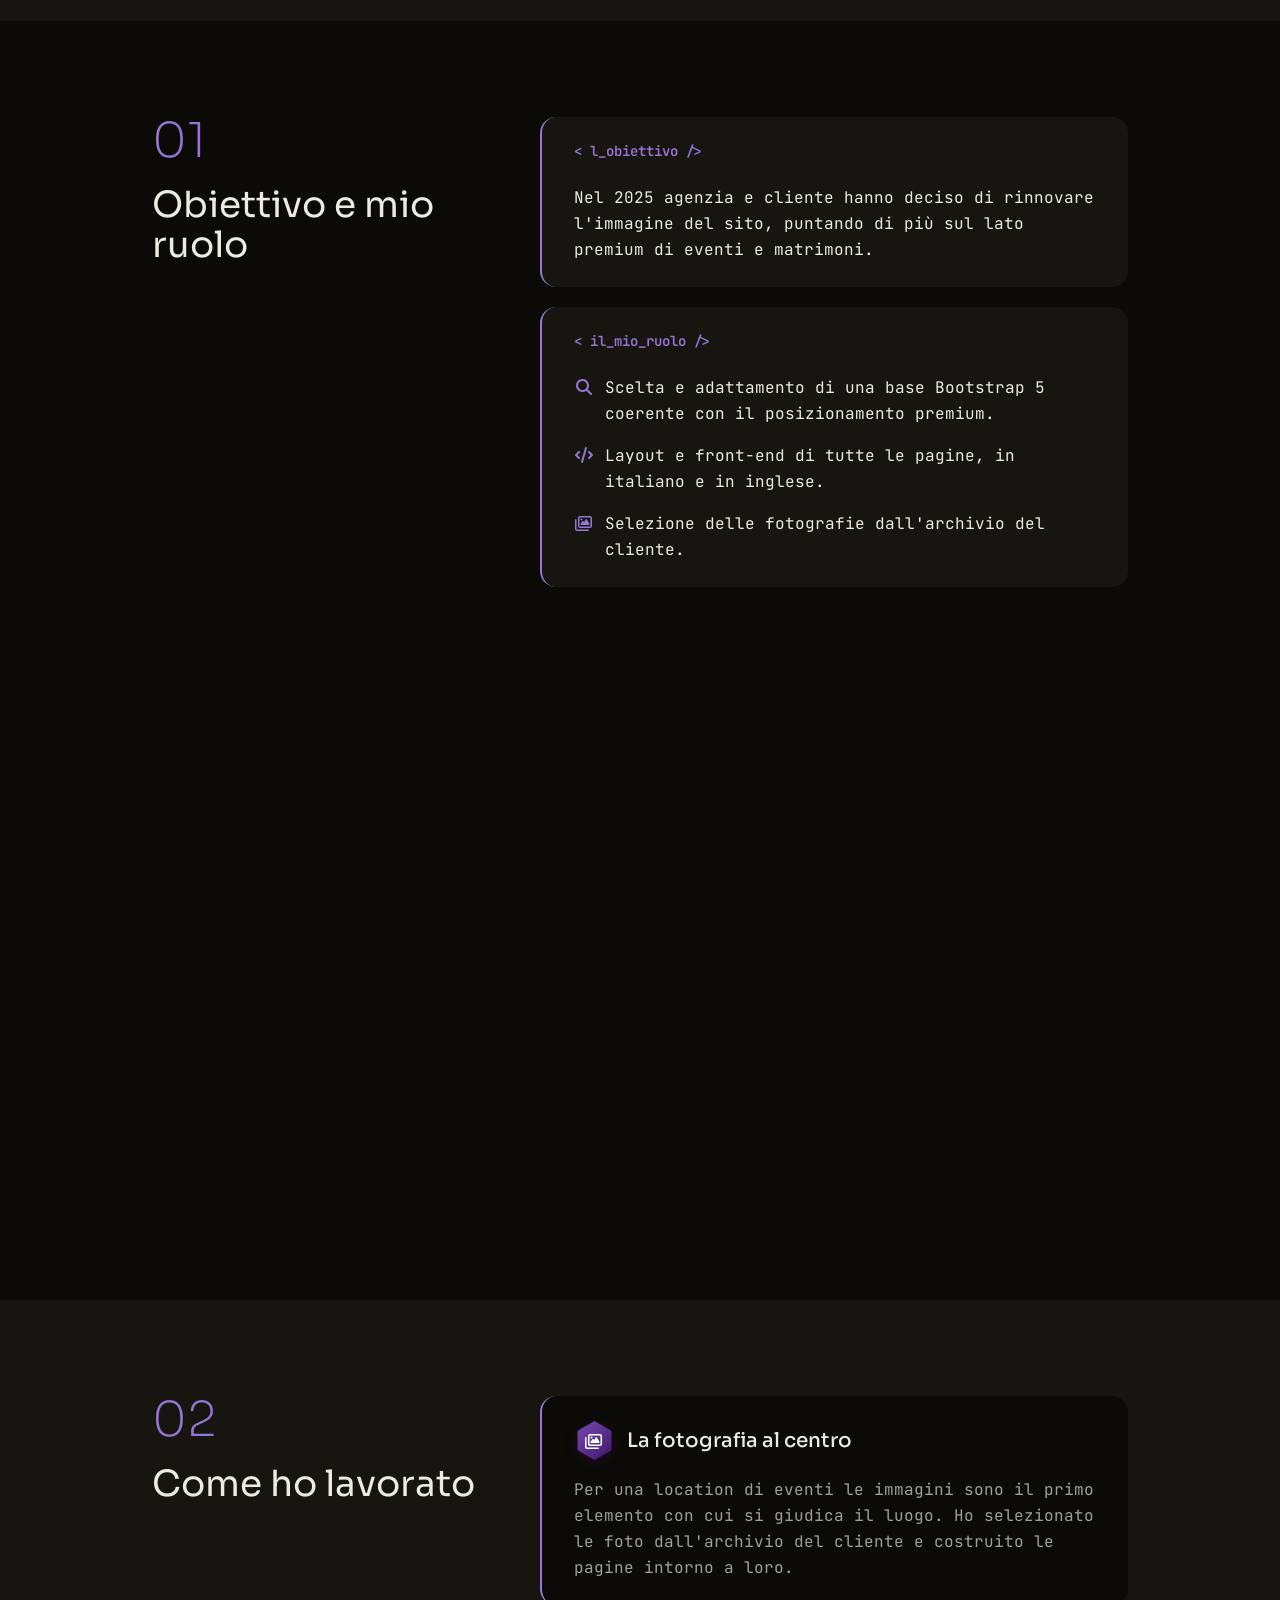
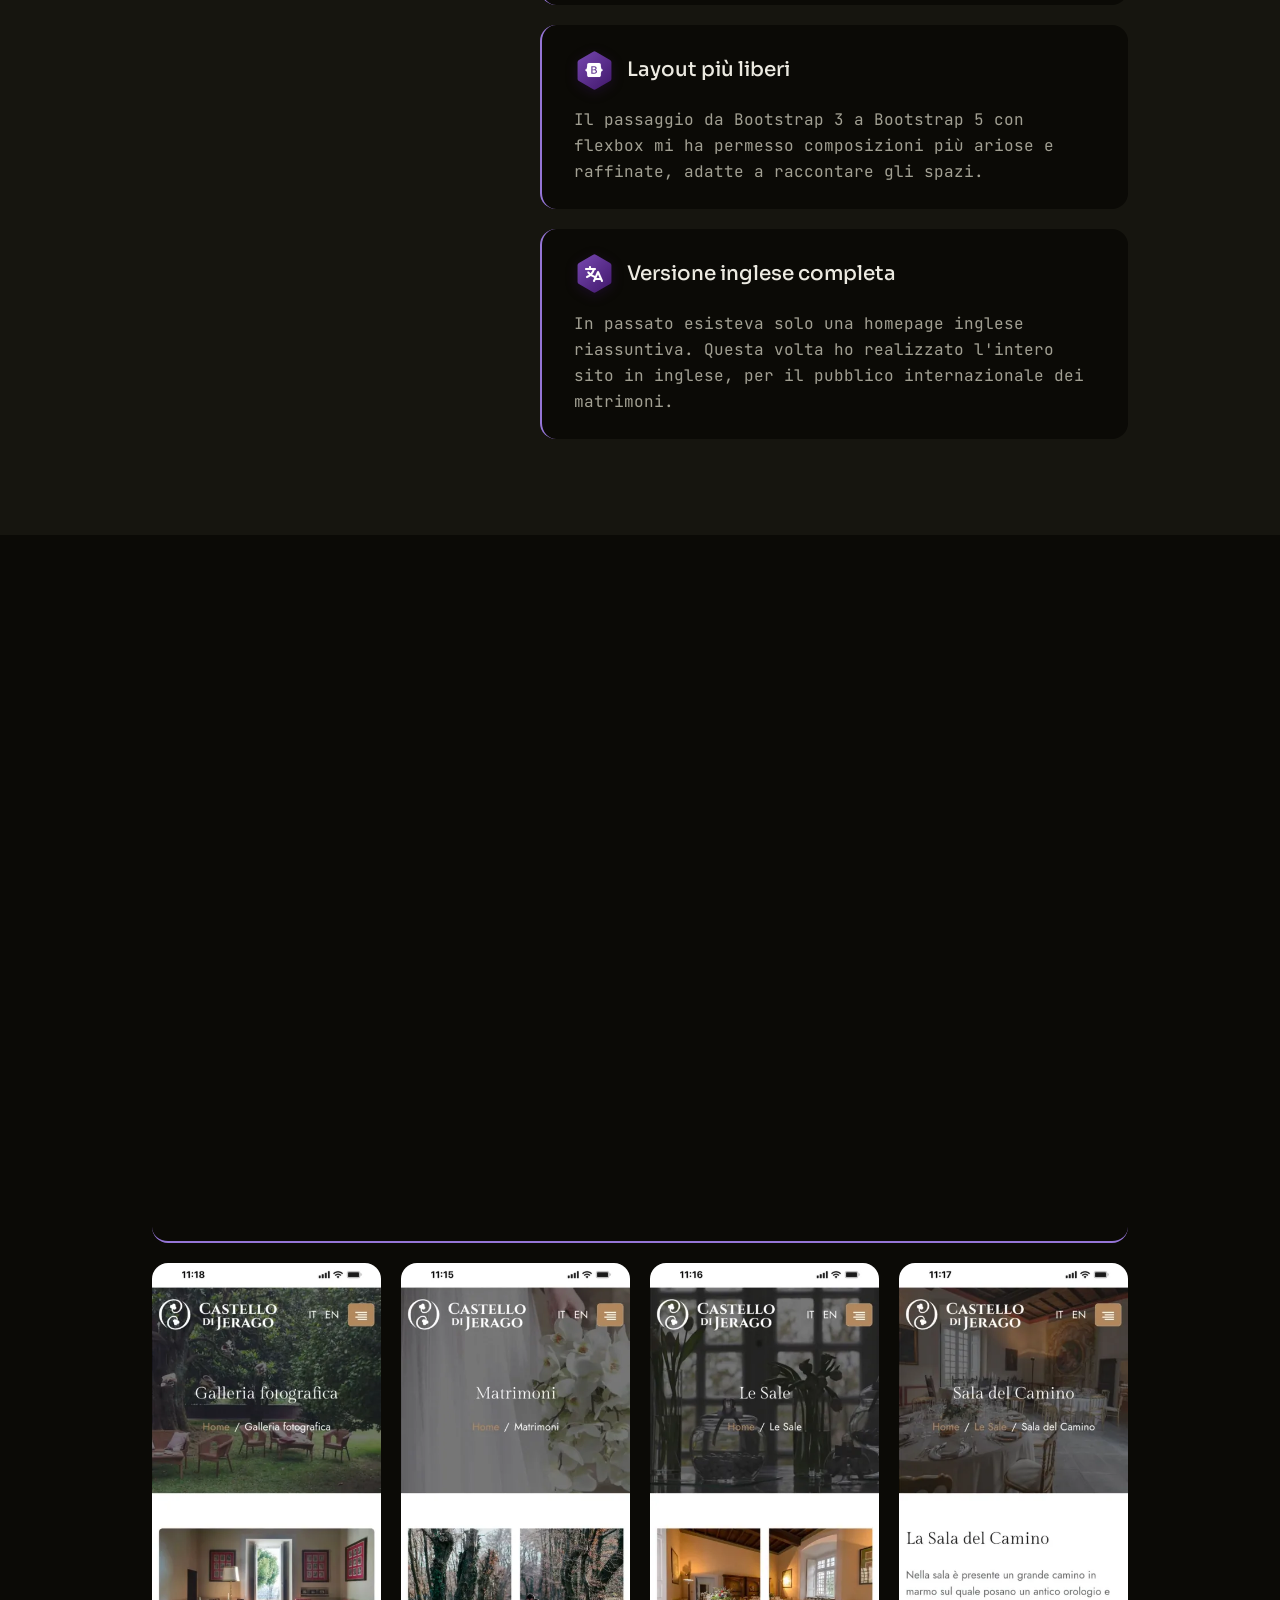
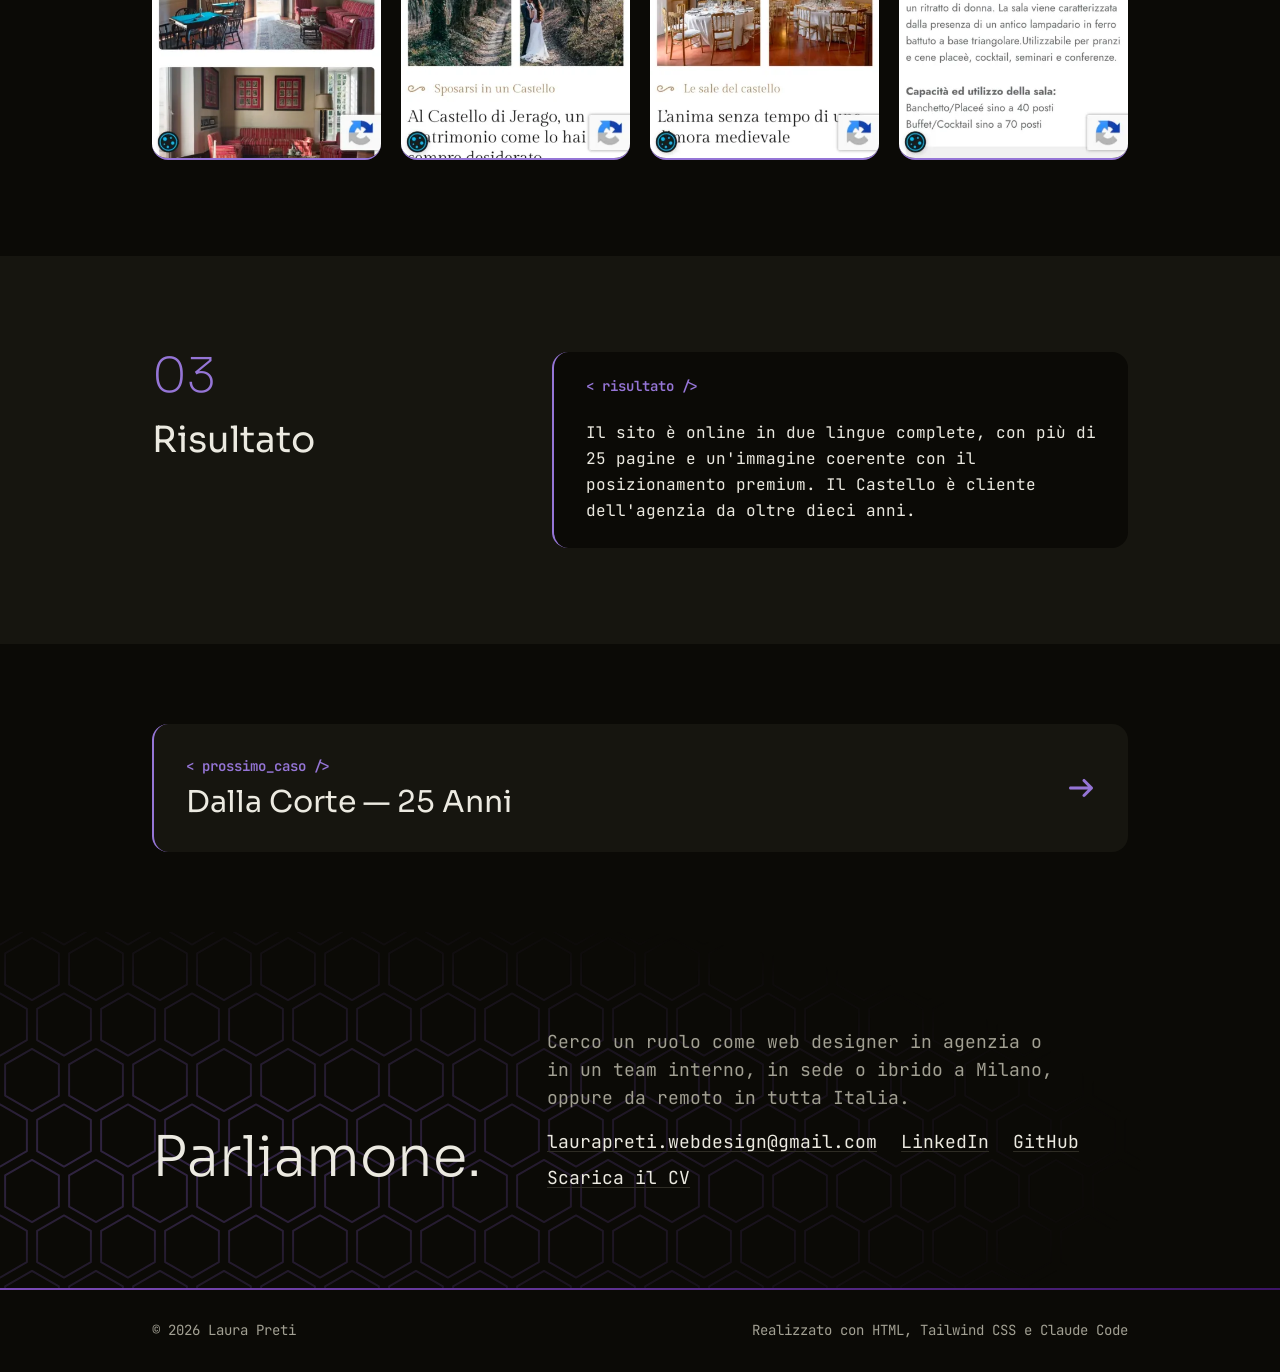
<file: case-castello-jerago.html>
<!doctype html>
<html lang="it" data-theme="dark">
<head>
<meta charset="utf-8">
<meta name="viewport" content="width=device-width, initial-scale=1, viewport-fit=cover">
<title>Castello di Jerago · Caso studio · Laura Preti</title>
<meta name="description" content="Case study: tre versioni del sito del Castello di Jerago, location per matrimoni ed eventi, dal 2014 al ridisegno premium in Bootstrap 5 con versione inglese completa.">
<script>
  try { var t = localStorage.getItem('theme'); if (t === 'light' || t === 'dark') document.documentElement.dataset.theme = t; } catch (e) {}
</script>

<!-- Favicon -->
<link rel="icon" href="favicon.ico" sizes="any">
<link rel="icon" type="image/svg+xml" href="favicon/favicon.svg">
<link rel="icon" type="image/png" sizes="32x32" href="favicon/favicon-32x32.png">
<link rel="icon" type="image/png" sizes="16x16" href="favicon/favicon-16x16.png">
<link rel="apple-touch-icon" sizes="180x180" href="favicon/apple-touch-icon.png">
<link rel="manifest" href="favicon/site.webmanifest">
<meta name="theme-color" content="#3D1466">

<!-- Anteprima social -->
<meta property="og:type" content="article">
<meta property="og:locale" content="it_IT">
<meta property="og:site_name" content="Laura Preti — Design & Code">
<meta property="og:title" content="Castello di Jerago · Case study">
<meta property="og:description" content="Case study: tre versioni del sito del Castello di Jerago, location per matrimoni ed eventi, dal 2014 al ridisegno premium in Bootstrap 5 con versione inglese completa.">
<meta property="og:url" content="https://laurapreti.github.io/portfolio/case-castello-jerago.html">
<meta property="og:image" content="https://laurapreti.github.io/portfolio/og-image-jerago.png">
<meta property="og:image:width" content="1200">
<meta property="og:image:height" content="630">
<meta name="twitter:card" content="summary_large_image">

<link rel="preconnect" href="https://fonts.googleapis.com">
<link rel="preconnect" href="https://fonts.gstatic.com" crossorigin>
<!-- Font: caricati senza bloccare la prima visualizzazione (media="print" → "all" a caricamento finito) -->
<link rel="preload" as="style" href="https://fonts.googleapis.com/css2?family=JetBrains+Mono:ital,wght@0,100..800;1,100..800&family=Sora:wght@100..800&display=swap">
<link rel="stylesheet" href="https://fonts.googleapis.com/css2?family=JetBrains+Mono:ital,wght@0,100..800;1,100..800&family=Sora:wght@100..800&display=swap" media="print" onload="this.media='all'">
<noscript><link rel="stylesheet" href="https://fonts.googleapis.com/css2?family=JetBrains+Mono:ital,wght@0,100..800;1,100..800&family=Sora:wght@100..800&display=swap"></noscript>


<link rel="stylesheet" href="css/output.css">

<meta name="robots" content="noindex, nofollow">
</head>

<body class="font-sans antialiased leading-relaxed">

<!-- Barra di navigazione -->
<header class="sticky top-0 z-20 backdrop-blur-xs after:absolute after:h-0.5 after:w-full after:bottom-0 after:bg-linear-to-r after:from-glight after:to-gdark" style="top: env(safe-area-inset-top, 0px); background: color-mix(in srgb, var(--paper) 82%, transparent);">
  <nav class="mx-auto max-w-5xl px-6 h-16 flex items-center justify-between">
    <a href="index.html" class="flex items-center shrink-0">
      <img src="logo/kit/logo-badge-orizzontale.svg" alt="Laura Preti — design &amp; code" width="430" height="140" class="logo-light h-16 w-auto">
      <img src="logo/kit/logo-badge-orizzontale-negativo.svg" alt="Laura Preti — design &amp; code" width="430" height="140" class="logo-dark h-16 w-auto">
    </a>
    <div class="flex items-center gap-3 nav:gap-6">
      <div class="hidden nav:flex items-center gap-7 text-sm text-muted" data-menu-links>
        <a href="index.html#lavori" class="text-ink font-medium" aria-current="page">Lavori</a>
        <a href="index.html#profilo" class="hover:text-ink transition-colors">Profilo</a>
        <a href="index.html#competenze" class="hover:text-ink transition-colors">Competenze</a>
        <a href="cv.html" class="hover:text-ink transition-colors">CV</a>
        <a href="#contatto" class="hover:text-ink transition-colors">Contatti</a>
      </div>
      <!-- Interruttore tema chiaro/scuro -->
      <button type="button" class="theme-toggle" role="switch" aria-checked="false" aria-label="Tema scuro" title="Cambia tema">
        <span class="theme-toggle__knob" aria-hidden="true"></span>
        <svg class="svg-inline--fa theme-toggle__icon theme-toggle__sun text-xs" viewBox="0 0 576 512" aria-hidden="true"><use href="img/fa-icons.svg#fa-sun"/></svg>
        <svg class="svg-inline--fa theme-toggle__icon theme-toggle__moon text-xs" viewBox="0 0 512 512" aria-hidden="true"><use href="img/fa-icons.svg#fa-moon"/></svg>
      </button>
      
      <button type="button" class="menu-toggle nav:hidden" aria-expanded="false" aria-controls="menu-mobile" aria-label="Apri il menu">
        <span class="menu-toggle__bar"></span><span class="menu-toggle__bar"></span><span class="menu-toggle__bar"></span>
      </button>
    </div>
  </nav>
</header>


<main id="top">

  <section class="hero-hex flow-root pt-10 md:pt-20">
    <div class="mx-auto max-w-5xl px-6">
      <a href="index.html#lavori" class="rise rise-1 inline-flex items-center gap-2 text-sm text-muted hover:text-ink transition-colors mb-10">
        <svg class="svg-inline--fa w-4 h-4 icon-line" viewBox="0 0 512 512" aria-hidden="true"><use href="img/fa-icons.svg#fa-arrow-left"/></svg>Tutti i lavori
      </a>
      <p class="rise rise-1 font-sans text-sm text-accent mb-6 font-semibold">&lt; caso_studio /&gt;</p>
      <h1 class="rise rise-2 font-display leading-[1.05] tracking-[-0.01em] font-extralight"
          style="font-size: clamp(2.4rem, 7vw, 4.4rem);">
        Castello di <em class="font-normal">Jerago</em>
      </h1>
      <p class="rise rise-3 mt-8 max-w-2xl text-lg text-muted">
        Il sito del Castello di Jerago, dimora storica per matrimoni ed eventi in provincia di Varese: tre versioni del sito seguite dal 2014 a oggi, l'ultima ridisegnata in chiave premium.
      </p>
      <div class="rise rise-4 mt-9 flex flex-wrap items-center gap-x-6 gap-y-3 text-sm">
        <a href="https://www.jerago.com" target="_blank" rel="noopener"
          class="inline-flex items-center gap-2 rounded-full px-5 py-2.5 font-medium transition-transform hover:-translate-y-0.5 bg-linear-to-br from-glight to-gdark text-white">
          Visita il sito
          <svg class="svg-inline--fa w-4 h-4 icon-line" viewBox="0 0 512 512" aria-hidden="true"><use href="img/fa-icons.svg#fa-arrow-up-right-from-square"/></svg>
        </a>
        <span class="text-muted">2014&ndash;2026 &middot; Sito &middot; Bootstrap 5</span>
      </div>
      
      <img src="img/jerago/mockup-jerago-800.webp" srcset="img/jerago/mockup-jerago-800.webp 800w, img/jerago/mockup-jerago-1200.webp 1200w, img/jerago/mockup-jerago-1600.webp 1600w" sizes="(min-width: 1024px) 976px, calc(100vw - 48px)" fetchpriority="high" alt="Castello di Jerago" width="1600" height="853" class="rise rise-4 mt-12 md:mt-16 -mb-24 md:-mb-40 rounded-2xl w-full h-auto">
    </div>
  </section>

  <!-- SCHEDA PROGETTO — il padding in alto recupera lo sbordo della foto -->
  <section class="pt-30 pb-16 md:pt-50 md:pb-24 bg-card">
    <div class="mx-auto max-w-5xl px-6">
      <dl class="divide-y divide-line border-y border-line">
        <div class="py-4 grid gap-1 sm:grid-cols-[12rem_1fr] sm:gap-6">
          <dt class="text-sm text-muted">Cliente</dt>
          <dd>Castello di Jerago, location per matrimoni ed eventi</dd>
        </div>
        <div class="py-4 grid gap-1 sm:grid-cols-[12rem_1fr] sm:gap-6">
          <dt class="text-sm text-muted">Progetto</dt>
          <dd>Ridisegno del sito in chiave premium, con versione inglese completa e blog</dd>
        </div>
        <div class="py-4 grid gap-1 sm:grid-cols-[12rem_1fr] sm:gap-6">
          <dt class="text-sm text-muted">Link</dt>
          <dd><a href="https://www.jerago.com" class="link" target="_blank" rel="noopener">jerago.com</a></dd>
        </div>
        <div class="py-4 grid gap-1 sm:grid-cols-[12rem_1fr] sm:gap-6">
          <dt class="text-sm text-muted">Lingue</dt>
          <dd>Italiano, inglese</dd>
        </div>
        <div class="py-4 grid gap-1 sm:grid-cols-[12rem_1fr] sm:gap-6">
          <dt class="text-sm text-muted">Realizzato per</dt>
          <dd>Italia Multimedia S.r.l.</dd>
        </div>
        <div class="py-4 grid gap-1 sm:grid-cols-[12rem_1fr] sm:gap-6 sm:items-center">
          <dt class="text-sm text-muted">Tecnologie</dt>
          <dd>
            <ul class="flex flex-wrap gap-2 text-sm">
              <li class="rounded-full bg-accent/10 text-accent px-3 py-1 font-semibold">HTML5</li>
              <li class="rounded-full bg-accent/10 text-accent px-3 py-1 font-semibold">CSS3</li>
              <li class="rounded-full bg-accent/10 text-accent px-3 py-1 font-semibold">Bootstrap 5 (flexbox)</li>
              <li class="rounded-full bg-accent/10 text-accent px-3 py-1 font-semibold">Template personalizzato</li>
            </ul>
          </dd>
        </div>
      </dl>
    </div>
  </section>

  <!-- OBIETTIVO E MIO RUOLO -->
  <section class="py-10 md:py-24">
    <div class="mx-auto max-w-5xl px-6">
      <div class="grid gap-5 md:grid-cols-[1fr_1.6fr]">
        <div class="md:sticky md:top-24 md:self-start mb-6 md:mb-0">
          <p class="font-display text-accent text-5xl mb-5 font-extralight">01</p>
          <h2 class="font-display text-3xl sm:text-4xl font-normal">Obiettivo e mio ruolo</h2>
        </div>
        <div class="space-y-5 max-w-2xl">
          <div class="border-l-2 border-accent py-6 px-8 rounded-2xl shadow-[3px_3px_5px_-3px_rgba(0,0,0,0.25)] dark:shadow-none bg-card">
            <p class="text-sm text-accent mb-6 font-semibold">&lt; l_obiettivo /&gt;</p>
            <p>Nel 2025 agenzia e cliente hanno deciso di rinnovare l'immagine del sito, puntando di più sul lato premium di eventi e matrimoni.</p>
          </div>
          <div class="border-l-2 border-accent py-6 px-8 rounded-2xl shadow-[3px_3px_5px_-3px_rgba(0,0,0,0.25)] dark:shadow-none bg-card">
            <p class="text-sm text-accent mb-6 font-semibold">&lt; il_mio_ruolo /&gt;</p>
            <ul class="skill-list space-y-4">
              <li><svg class="svg-inline--fa skill-icon icon-line" viewBox="0 0 512 512" aria-hidden="true"><use href="img/fa-icons.svg#fa-magnifying-glass"/></svg><span>Scelta e adattamento di una base Bootstrap 5 coerente con il posizionamento premium.</span></li>
              <li><svg class="svg-inline--fa skill-icon icon-line" viewBox="0 0 576 512" aria-hidden="true"><use href="img/fa-icons.svg#fa-code"/></svg><span>Layout e front-end di tutte le pagine, in italiano e in inglese.</span></li>
              <li><svg class="svg-inline--fa skill-icon icon-line" viewBox="0 0 576 512" aria-hidden="true"><use href="img/fa-icons.svg#fa-images"/></svg><span>Selezione delle fotografie dall'archivio del cliente.</span></li>
            </ul>
          </div>
        </div>
      </div>
    </div>
  </section>
  
  <section class="pb-10 md:pb-24">
    <div class="mx-auto max-w-5xl px-6">
      <img src="img/jerago/mockup-jerago-giardini-800.webp" srcset="img/jerago/mockup-jerago-giardini-800.webp 800w, img/jerago/mockup-jerago-giardini-1200.webp 1200w, img/jerago/mockup-jerago-giardini-1600.webp 1600w" sizes="(min-width: 1024px) 976px, calc(100vw - 48px)" loading="lazy" decoding="async" alt="Castello di Jerago — Giardini" width="1600" height="853" class="rise rise-4 w-full h-auto">
    </div>
  </section>

  <!-- COME HO LAVORATO -->
  <section class="py-10 md:py-24 bg-card">
    <div class="mx-auto max-w-5xl px-6">
      <div class="grid gap-5 md:grid-cols-[1fr_1.6fr]">
        <div class="md:sticky md:top-24 md:self-start mb-6 md:mb-0">
          <p class="font-display text-accent text-5xl mb-5 font-extralight">02</p>
          <h2 class="font-display text-3xl sm:text-4xl font-normal">Come ho lavorato</h2>
        </div>
        <div class="space-y-5 max-w-2xl">
          <article class="skill-group border-l-2 border-accent py-6 px-8 rounded-2xl shadow-[3px_3px_5px_-3px_rgba(0,0,0,0.25)] dark:shadow-none bg-paper">
            <div class="skill-head mb-4">
              <span class="skill-badge" aria-hidden="true"><svg class="svg-inline--fa icon-line" viewBox="0 0 576 512" aria-hidden="true"><use href="img/fa-icons.svg#fa-images"/></svg></span>
              <h3 class="font-display text-xl font-medium">La fotografia al centro</h3>
            </div>
            <p class="text-muted">Per una location di eventi le immagini sono il primo elemento con cui si giudica il luogo. Ho selezionato le foto dall'archivio del cliente e costruito le pagine intorno a loro.</p>
          </article>
          <article class="skill-group border-l-2 border-accent py-6 px-8 rounded-2xl shadow-[3px_3px_5px_-3px_rgba(0,0,0,0.25)] dark:shadow-none bg-paper">
            <div class="skill-head mb-4">
              <span class="skill-badge" aria-hidden="true"><svg class="svg-inline--fa icon-line" viewBox="0 0 576 512" aria-hidden="true"><use href="img/fa-icons.svg#fa-bootstrap"/></svg></span>
              <h3 class="font-display text-xl font-medium">Layout più liberi</h3>
            </div>
            <p class="text-muted">Il passaggio da Bootstrap 3 a Bootstrap 5 con flexbox mi ha permesso composizioni più ariose e raffinate, adatte a raccontare gli spazi.</p>
          </article>
          <article class="skill-group border-l-2 border-accent py-6 px-8 rounded-2xl shadow-[3px_3px_5px_-3px_rgba(0,0,0,0.25)] dark:shadow-none bg-paper">
            <div class="skill-head mb-4">
              <span class="skill-badge" aria-hidden="true"><svg class="svg-inline--fa icon-line" viewBox="0 0 576 512" aria-hidden="true"><use href="img/fa-icons.svg#fa-language"/></svg></span>
              <h3 class="font-display text-xl font-medium">Versione inglese completa</h3>
            </div>
            <p class="text-muted">In passato esisteva solo una homepage inglese riassuntiva. Questa volta ho realizzato l'intero sito in inglese, per il pubblico internazionale dei matrimoni.</p>
          </article>
        </div>
      </div>
    </div>
  </section>
  
  <section class="py-10 md:py-24">
    <div class="mx-auto max-w-5xl px-6 space-y-5">
      <a href="img/jerago/screen-jerago_1600x1000.jpg" data-lightbox="castello-jerago" class="lightbox-thumb">
        <img src="img/jerago/screen-jerago_1600x1000-800.webp" srcset="img/jerago/screen-jerago_1600x1000-800.webp 800w, img/jerago/screen-jerago_1600x1000-1200.webp 1200w, img/jerago/screen-jerago_1600x1000-1600.webp 1600w" sizes="(min-width: 1024px) 976px, calc(100vw - 48px)" loading="lazy" decoding="async" alt="Castello di Jerago — Gallery desktop" width="1600" height="1000" class="rise rise-4 rounded-2xl w-full h-auto border-b-2 border-accent shadow-[3px_3px_5px_-3px_rgba(0,0,0,0.25)] dark:shadow-none">
      </a>
      <div class="grid gap-5 grid-cols-2 md:grid-cols-4">
        <a href="img/jerago/screen-jerago-gallery_778x1684.jpg" data-lightbox="castello-jerago" class="lightbox-thumb">
          <img src="img/jerago/screen-jerago-gallery_778x1684-400.webp" srcset="img/jerago/screen-jerago-gallery_778x1684-400.webp 400w, img/jerago/screen-jerago-gallery_778x1684-778.webp 778w" sizes="(min-width: 1024px) 229px, (min-width: 768px) calc(25vw - 27px), calc(50vw - 34px)" loading="lazy" decoding="async" alt="Castello di Jerago — Gallery mobile" width="778" height="1684" class="rise rise-4 rounded-2xl w-full h-auto border-b-2 border-accent shadow-[3px_3px_5px_-3px_rgba(0,0,0,0.25)] dark:shadow-none">
        </a>
        <a href="img/jerago/screen-jerago-matrimoni_778x1684.jpg" data-lightbox="castello-jerago" class="lightbox-thumb">
          <img src="img/jerago/screen-jerago-matrimoni_778x1684-400.webp" srcset="img/jerago/screen-jerago-matrimoni_778x1684-400.webp 400w, img/jerago/screen-jerago-matrimoni_778x1684-778.webp 778w" sizes="(min-width: 1024px) 229px, (min-width: 768px) calc(25vw - 27px), calc(50vw - 34px)" loading="lazy" decoding="async" alt="Castello di Jerago — Matrimoni mobile" width="778" height="1684" class="rise rise-4 rounded-2xl w-full h-auto border-b-2 border-accent shadow-[3px_3px_5px_-3px_rgba(0,0,0,0.25)] dark:shadow-none">
        </a>
        <a href="img/jerago/screen-jerago-sale_778x1684.jpg" data-lightbox="castello-jerago" class="lightbox-thumb">
          <img src="img/jerago/screen-jerago-sale_778x1684-400.webp" srcset="img/jerago/screen-jerago-sale_778x1684-400.webp 400w, img/jerago/screen-jerago-sale_778x1684-778.webp 778w" sizes="(min-width: 1024px) 229px, (min-width: 768px) calc(25vw - 27px), calc(50vw - 34px)" loading="lazy" decoding="async" alt="Castello di Jerago — Sale mobile" width="778" height="1684" class="rise rise-4 rounded-2xl w-full h-auto border-b-2 border-accent shadow-[3px_3px_5px_-3px_rgba(0,0,0,0.25)] dark:shadow-none">
        </a>
        <a href="img/jerago/screen-jerago-sala-camino_778x1684.jpg" data-lightbox="castello-jerago" class="lightbox-thumb">
          <img src="img/jerago/screen-jerago-sala-camino_778x1684-400.webp" srcset="img/jerago/screen-jerago-sala-camino_778x1684-400.webp 400w, img/jerago/screen-jerago-sala-camino_778x1684-778.webp 778w" sizes="(min-width: 1024px) 229px, (min-width: 768px) calc(25vw - 27px), calc(50vw - 34px)" loading="lazy" decoding="async" alt="Castello di Jerago — Sala del camino mobile" width="778" height="1684" class="rise rise-4 rounded-2xl w-full h-auto border-b-2 border-accent shadow-[3px_3px_5px_-3px_rgba(0,0,0,0.25)] dark:shadow-none">
        </a>
      </div>
    </div>
  </section>

  <!-- RISULTATO -->
  <section class="py-10 md:py-24 bg-card">
    <div class="mx-auto max-w-5xl px-6">
      <div class="grid gap-10 md:grid-cols-[1fr_1.6fr]">
        <div class="mb-6 md:mb-0">
          <p class="font-display text-accent text-5xl mb-5 font-extralight">03</p>
          <h2 class="font-display text-3xl sm:text-4xl font-normal">Risultato</h2>
        </div>
        <div class="space-y-5 max-w-2xl">
          <div class="border-l-2 border-accent py-6 px-8 rounded-2xl shadow-[3px_3px_5px_-3px_rgba(0,0,0,0.25)] dark:shadow-none bg-paper">
            <p class="text-sm text-accent mb-6 font-semibold">&lt; risultato /&gt;</p>
            <p>Il sito è online in due lingue complete, con più di 25 pagine e un'immagine coerente con il posizionamento premium. Il Castello è cliente dell'agenzia da oltre dieci anni.</p>
          </div>
        </div>
      </div>
    </div>
  </section>

  <!-- PROSSIMO CASO -->
  <section class="py-10 md:py-20">
    <div class="mx-auto max-w-5xl px-6">
      <a href="case-dalla-corte.html" class="group flex items-center justify-between gap-6 border-l-2 border-accent py-8 px-8 rounded-2xl shadow-[3px_3px_5px_-3px_rgba(0,0,0,0.25)] dark:shadow-none bg-card">
        <span>
          <span class="block text-sm text-accent mb-2 font-semibold">&lt; prossimo_caso /&gt;</span>
          <span class="font-display text-2xl sm:text-3xl font-normal">Dalla Corte — 25 Anni</span>
        </span>
        <svg class="svg-inline--fa w-8 h-8 shrink-0 text-2xl icon-line text-accent transition-transform group-hover:translate-x-1" viewBox="0 0 512 512" aria-hidden="true"><use href="img/fa-icons.svg#fa-arrow-right"/></svg>
      </a>
    </div>
  </section>

  <!-- CONTATTO -->
  <section id="contatto" class="contact-hex py-10 sm:py-24">
    <div class="mx-auto max-w-5xl px-6">
      <div class="grid gap-8 sm:grid-cols-[1fr_1.6fr] sm:items-end">
        <h2 class="font-display leading-tight" style="font-weight:300; font-size: clamp(2rem, 6vw, 3.5rem);">
          Parliamone.
        </h2>
        <div class="space-y-4 text-lg">
          <p class="text-muted max-w-lg">
            Cerco un ruolo come web designer in agenzia o in un team interno, in sede o ibrido a Milano, oppure da remoto in tutta Italia.
          </p>
          <div class="flex flex-wrap gap-x-6 gap-y-2">
            <a href="mailto:laurapreti.webdesign@gmail.com" class="link">laurapreti.webdesign@gmail.com</a>
            <a href="https://www.linkedin.com/in/laura-preti-web-designer/" target="_blank" class="link">LinkedIn</a>
            <a href="https://github.com/laurapreti" class="link">GitHub</a>
            <a href="cv-laura-preti.pdf" download class="link">Scarica il CV</a>
          </div>
        </div>
      </div>
    </div>
  </section>

</main>

<footer class="relative after:absolute after:h-0.5 after:w-full after:top-0 after:bg-linear-to-r after:from-glight after:to-gdark">
  <div class="mx-auto max-w-5xl px-6 py-8 flex flex-wrap items-center justify-between gap-4 text-sm text-muted">
    <span>&copy; 2026 Laura Preti</span>
    <span>Realizzato con HTML, Tailwind CSS e Claude Code</span>
  </div>
</footer>

<!-- Interruttore tema: il predefinito è scuro (data-theme="dark" su <html>); la scelta del visitatore viene ricordata -->
<script>
  (function () {
    var root = document.documentElement;
    var btn = document.querySelector('.theme-toggle');
    if (!btn) return;
    function isDark() { return root.dataset.theme !== 'light'; }
    function sync() { btn.setAttribute('aria-checked', isDark() ? 'true' : 'false'); }
    btn.addEventListener('click', function () {
      var next = isDark() ? 'light' : 'dark';
      root.dataset.theme = next;
      try { localStorage.setItem('theme', next); } catch (e) {}
      sync();
    });
    sync();
  })();
</script>
<!-- Lightbox della galleria screen -->
<script src="js/lightbox.js" defer></script>
<!-- Menu mobile -->
<script src="js/menu.js" defer></script>
</body>
</html>
</file>
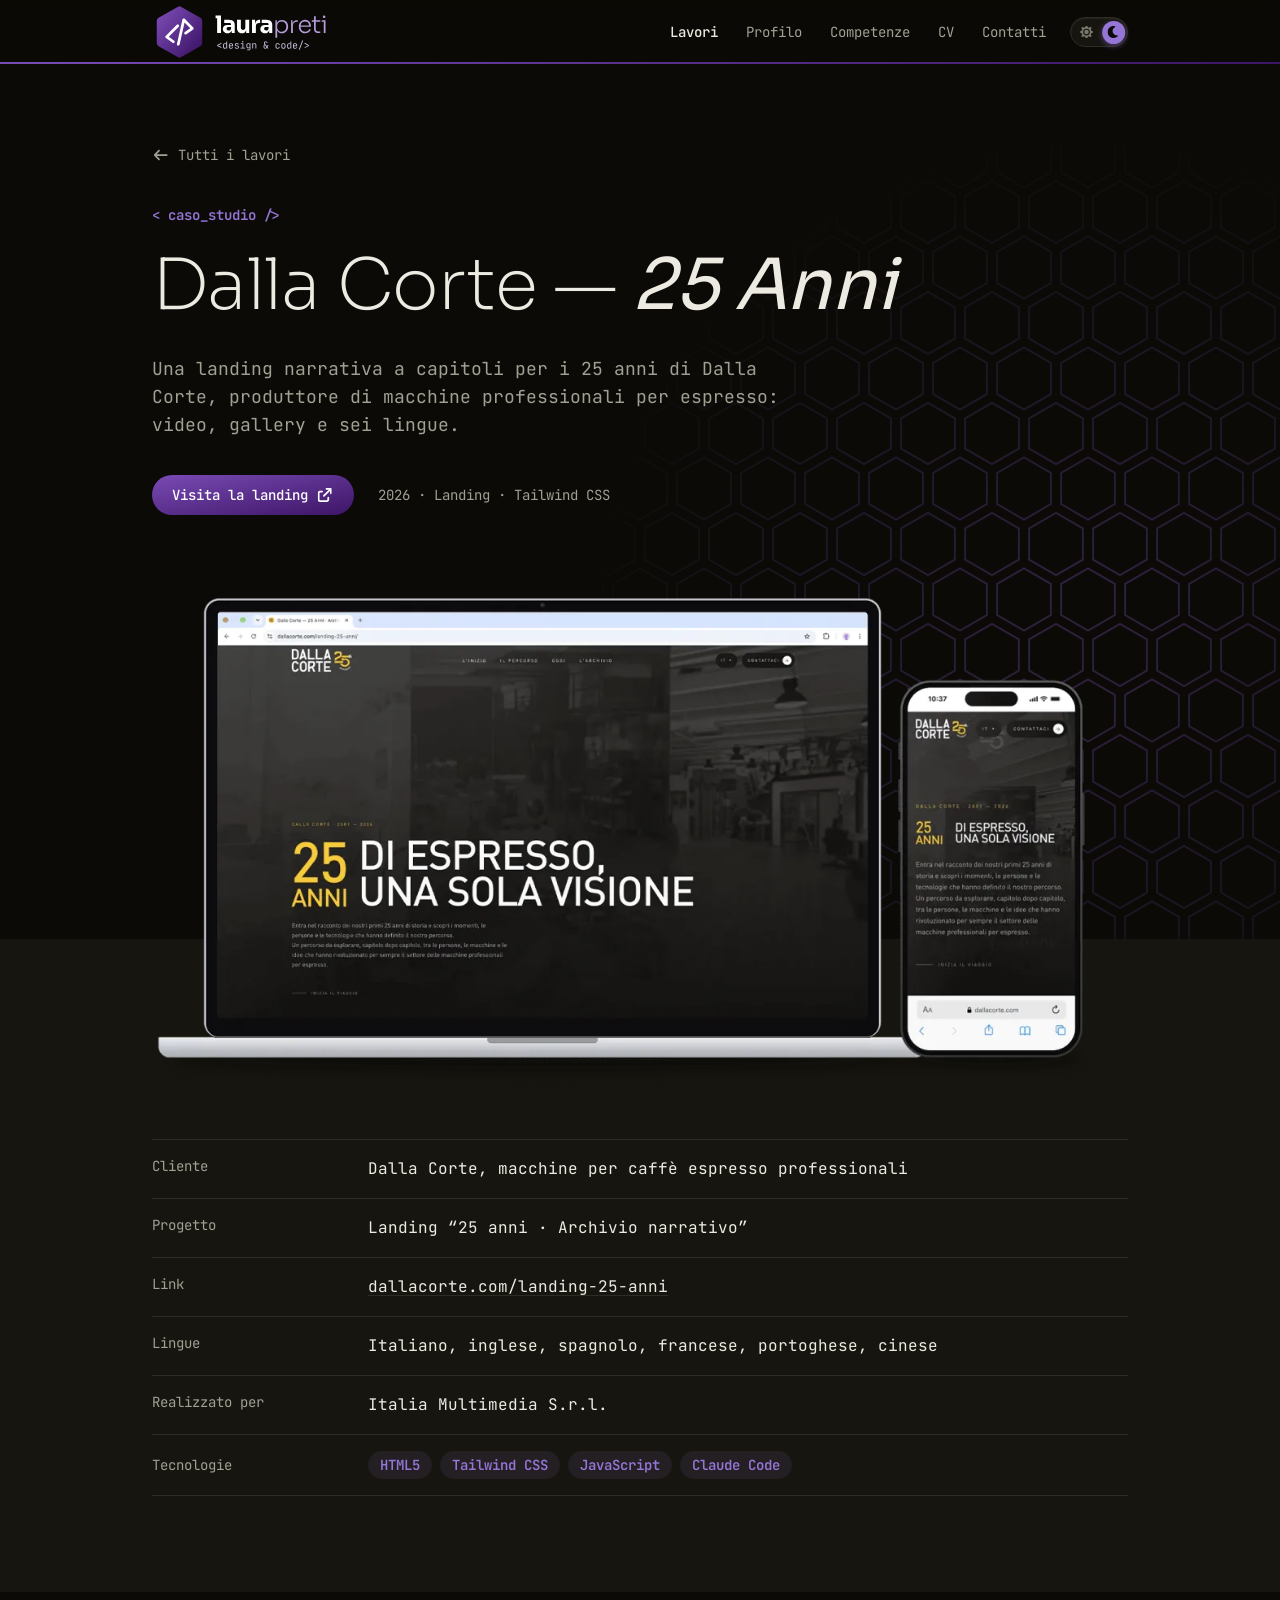
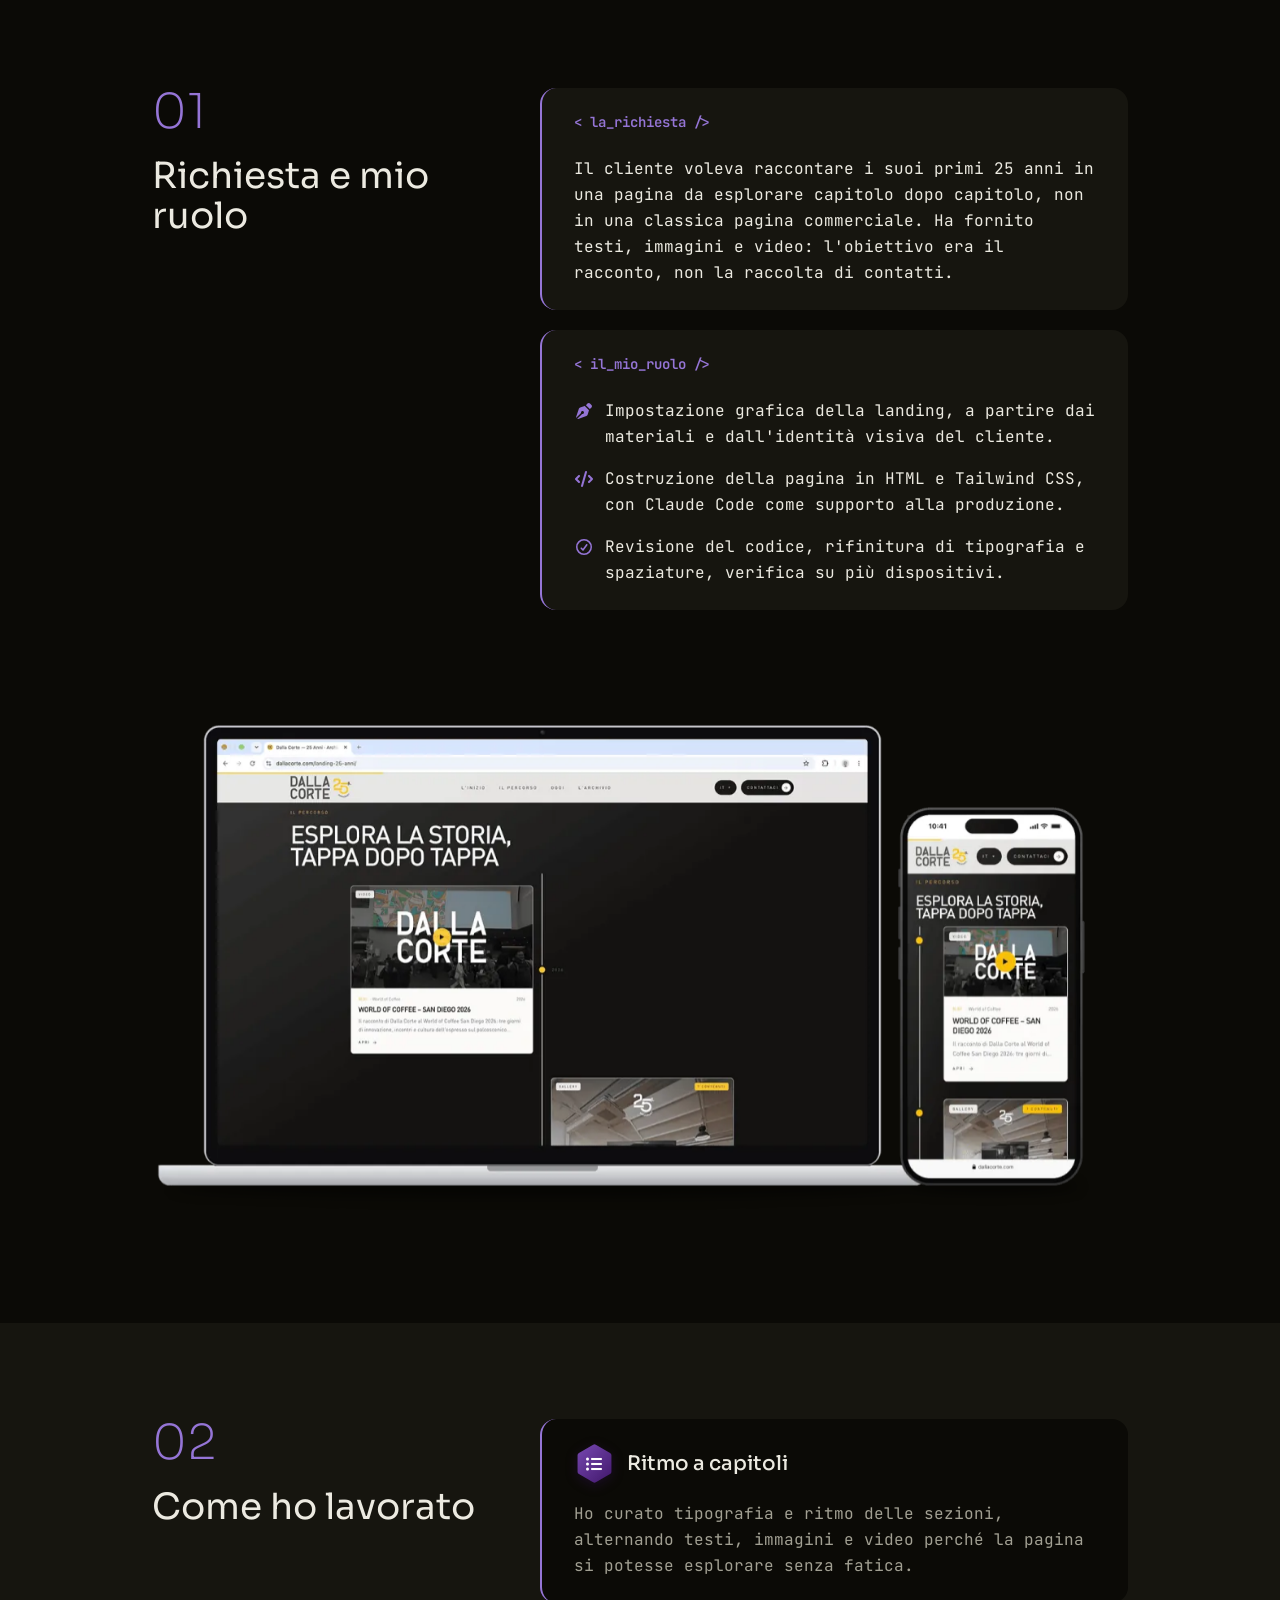
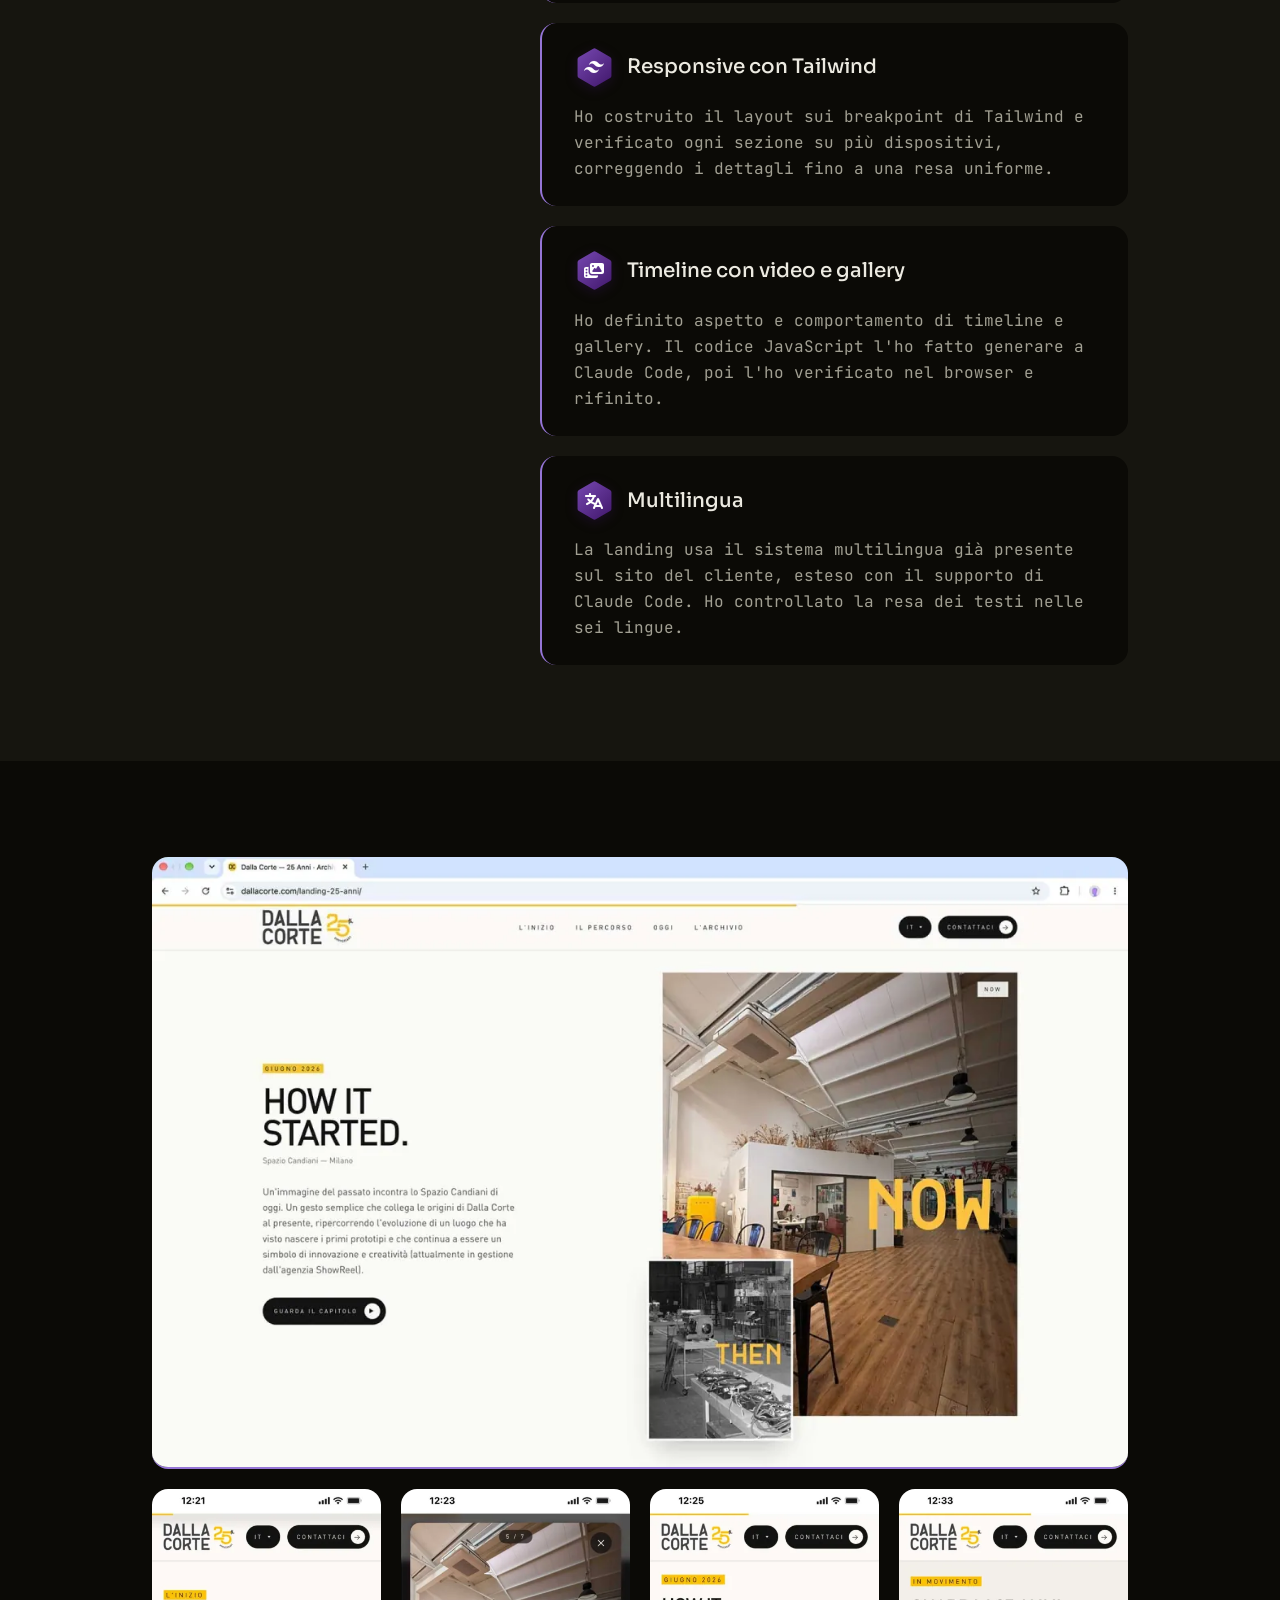
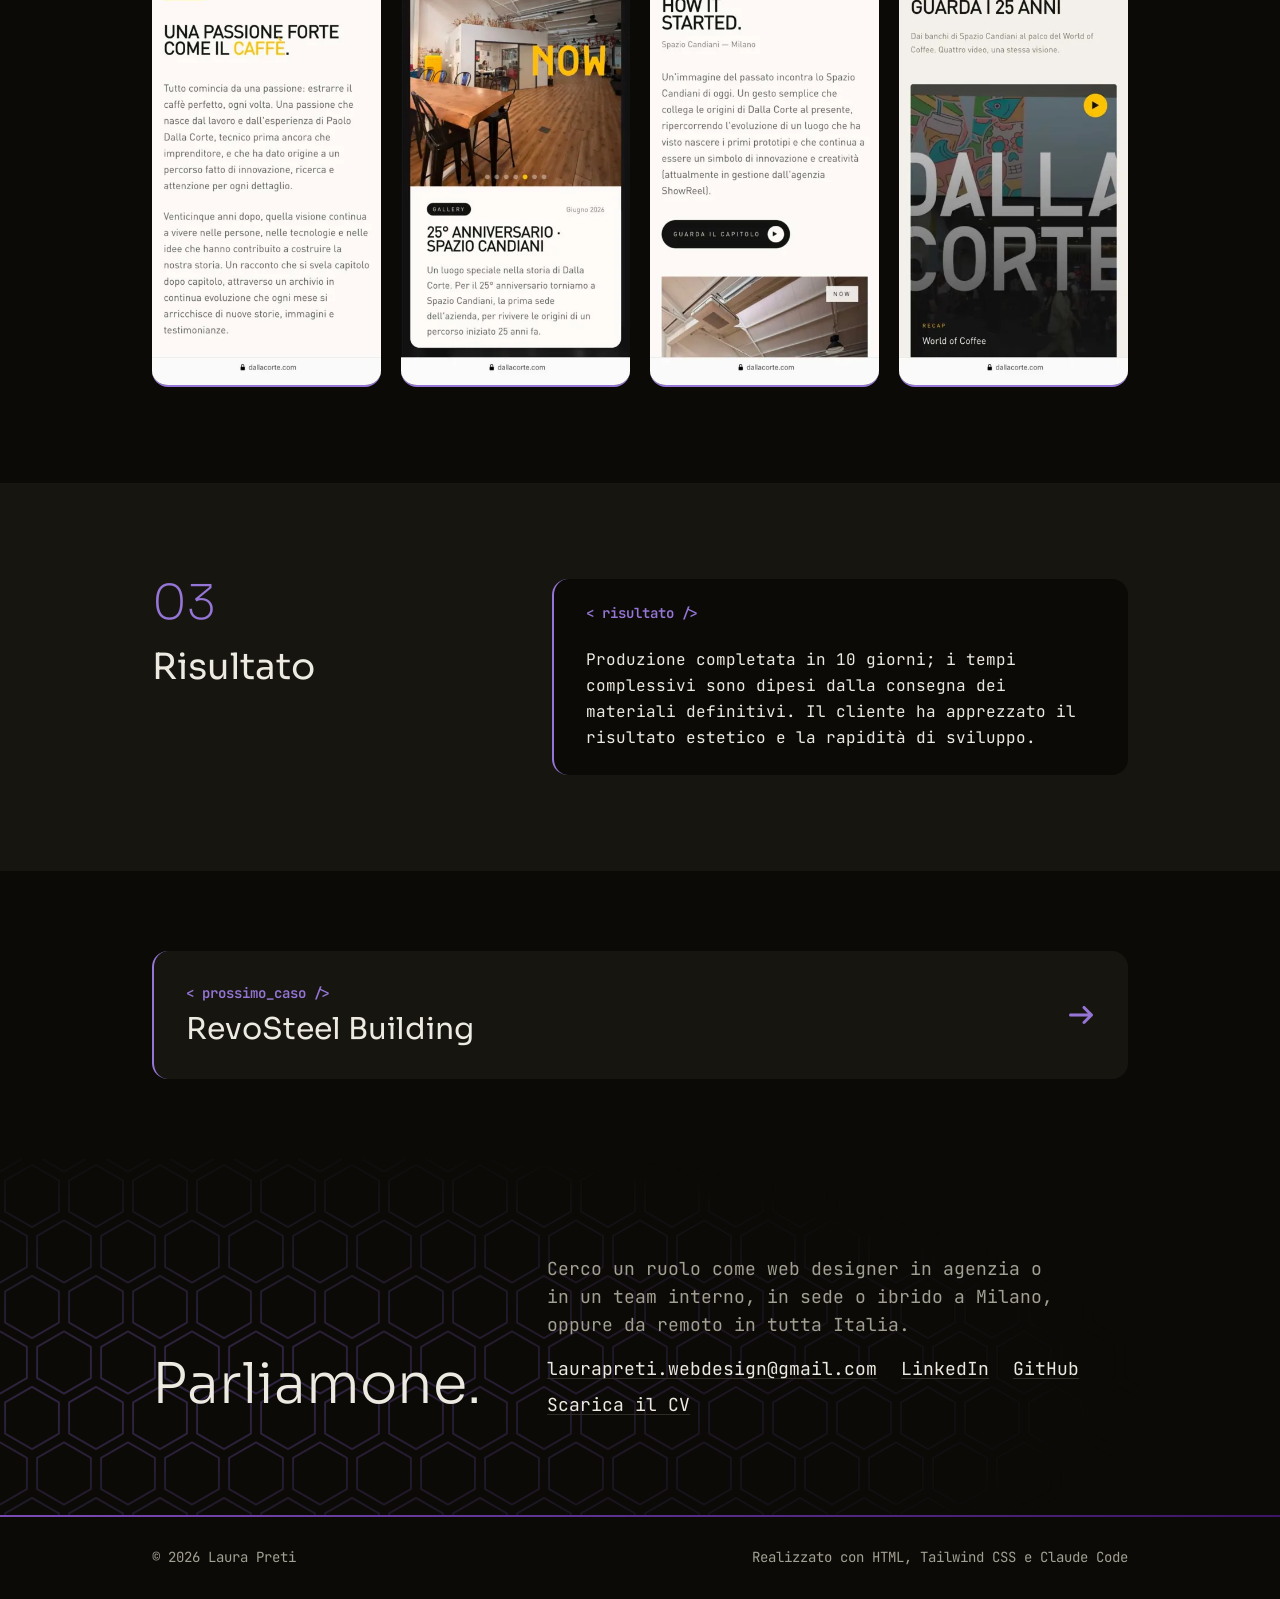
<file: case-dalla-corte.html>
<!doctype html>
<html lang="it" data-theme="dark">
<head>
<meta charset="utf-8">
<meta name="viewport" content="width=device-width, initial-scale=1, viewport-fit=cover">
<title>Dalla Corte — 25 Anni · Caso studio · Laura Preti</title>
<meta name="description" content="Case study: landing narrativa a capitoli per i 25 anni di Dalla Corte, con video, gallery e sei lingue. Progetto grafico e front-end in Tailwind CSS.">
<script>
  try { var t = localStorage.getItem('theme'); if (t === 'light' || t === 'dark') document.documentElement.dataset.theme = t; } catch (e) {}
</script>

<!-- Favicon -->
<link rel="icon" href="favicon.ico" sizes="any">
<link rel="icon" type="image/svg+xml" href="favicon/favicon.svg">
<link rel="icon" type="image/png" sizes="32x32" href="favicon/favicon-32x32.png">
<link rel="icon" type="image/png" sizes="16x16" href="favicon/favicon-16x16.png">
<link rel="apple-touch-icon" sizes="180x180" href="favicon/apple-touch-icon.png">
<link rel="manifest" href="favicon/site.webmanifest">
<meta name="theme-color" content="#3D1466">

<!-- Anteprima social -->
<meta property="og:type" content="article">
<meta property="og:locale" content="it_IT">
<meta property="og:site_name" content="Laura Preti — Design & Code">
<meta property="og:title" content="Dalla Corte — 25 Anni · Case study">
<meta property="og:description" content="Landing narrativa a capitoli per i 25 anni di Dalla Corte: video, gallery e sei lingue, in pochi giorni di produzione.">
<meta property="og:url" content="https://laurapreti.github.io/portfolio/case-dalla-corte.html">
<meta property="og:image" content="https://laurapreti.github.io/portfolio/og-image-dalla-corte.png">
<meta property="og:image:width" content="1200">
<meta property="og:image:height" content="630">
<meta name="twitter:card" content="summary_large_image">

<link rel="preconnect" href="https://fonts.googleapis.com">
<link rel="preconnect" href="https://fonts.gstatic.com" crossorigin>
<!-- Font: caricati senza bloccare la prima visualizzazione (media="print" → "all" a caricamento finito) -->
<link rel="preload" as="style" href="https://fonts.googleapis.com/css2?family=JetBrains+Mono:ital,wght@0,100..800;1,100..800&family=Sora:wght@100..800&display=swap">
<link rel="stylesheet" href="https://fonts.googleapis.com/css2?family=JetBrains+Mono:ital,wght@0,100..800;1,100..800&family=Sora:wght@100..800&display=swap" media="print" onload="this.media='all'">
<noscript><link rel="stylesheet" href="https://fonts.googleapis.com/css2?family=JetBrains+Mono:ital,wght@0,100..800;1,100..800&family=Sora:wght@100..800&display=swap"></noscript>


<!-- Stili comuni a tutte le pagine: si modificano in css/input.css (npm run dev rigenera output.css) -->
<link rel="stylesheet" href="css/output.css">

<meta name="robots" content="noindex, nofollow">
</head>

<body class="font-sans antialiased leading-relaxed">

<!-- Barra di navigazione -->
<header class="sticky top-0 z-20 backdrop-blur-xs after:absolute after:h-0.5 after:w-full after:bottom-0 after:bg-linear-to-r after:from-glight after:to-gdark" style="top: env(safe-area-inset-top, 0px); background: color-mix(in srgb, var(--paper) 82%, transparent);">
  <nav class="mx-auto max-w-5xl px-6 h-16 flex items-center justify-between">
    <a href="index.html" class="flex items-center shrink-0">
      <img src="logo/kit/logo-badge-orizzontale.svg" alt="Laura Preti — design &amp; code" width="430" height="140" class="logo-light h-16 w-auto">
      <img src="logo/kit/logo-badge-orizzontale-negativo.svg" alt="Laura Preti — design &amp; code" width="430" height="140" class="logo-dark h-16 w-auto">
    </a>
    <div class="flex items-center gap-3 nav:gap-6">
      <div class="hidden nav:flex items-center gap-7 text-sm text-muted" data-menu-links>
        <a href="index.html#lavori" class="text-ink font-medium" aria-current="page">Lavori</a>
        <a href="index.html#profilo" class="hover:text-ink transition-colors">Profilo</a>
        <a href="index.html#competenze" class="hover:text-ink transition-colors">Competenze</a>
        <a href="cv.html" class="hover:text-ink transition-colors">CV</a>
        <a href="#contatto" class="hover:text-ink transition-colors">Contatti</a>
      </div>
      <!-- Interruttore tema chiaro/scuro -->
      <button type="button" class="theme-toggle" role="switch" aria-checked="false" aria-label="Tema scuro" title="Cambia tema">
        <span class="theme-toggle__knob" aria-hidden="true"></span>
        <svg class="svg-inline--fa theme-toggle__icon theme-toggle__sun text-xs" viewBox="0 0 576 512" aria-hidden="true"><use href="img/fa-icons.svg#fa-sun"/></svg>
        <svg class="svg-inline--fa theme-toggle__icon theme-toggle__moon text-xs" viewBox="0 0 512 512" aria-hidden="true"><use href="img/fa-icons.svg#fa-moon"/></svg>
      </button>
      
      <button type="button" class="menu-toggle nav:hidden" aria-expanded="false" aria-controls="menu-mobile" aria-label="Apri il menu">
        <span class="menu-toggle__bar"></span><span class="menu-toggle__bar"></span><span class="menu-toggle__bar"></span>
      </button>
    </div>
  </nav>
</header>


<main id="top">
  <section class="hero-hex flow-root pt-10 md:pt-20">
    <div class="mx-auto max-w-5xl px-6">
      <a href="index.html#lavori" class="rise rise-1 inline-flex items-center gap-2 text-sm text-muted hover:text-ink transition-colors mb-10">
        <svg class="svg-inline--fa w-4 h-4 icon-line" viewBox="0 0 512 512" aria-hidden="true"><use href="img/fa-icons.svg#fa-arrow-left"/></svg>Tutti i lavori
      </a>
      <p class="rise rise-1 font-sans text-sm text-accent mb-6 font-semibold">&lt; caso_studio /&gt;</p>
      <h1 class="rise rise-2 font-display leading-[1.05] tracking-[-0.01em] font-extralight"
          style="font-size: clamp(2.4rem, 7vw, 4.4rem);">
        Dalla Corte — <em class="font-normal">25 Anni</em>
      </h1>
      <p class="rise rise-3 mt-8 max-w-2xl text-lg text-muted">
        Una landing narrativa a capitoli per i 25 anni di Dalla Corte, produttore di macchine professionali per espresso: video, gallery e sei lingue.
      </p>
      <div class="rise rise-4 mt-9 flex flex-wrap items-center gap-x-6 gap-y-3 text-sm">
        <a href="https://www.dallacorte.com/landing-25-anni/" target="_blank"
          class="inline-flex items-center gap-2 rounded-full px-5 py-2.5 font-medium transition-transform hover:-translate-y-0.5 bg-linear-to-br from-glight to-gdark text-white">
          Visita la landing
          <svg class="svg-inline--fa w-4 h-4 icon-line" viewBox="0 0 512 512" aria-hidden="true"><use href="img/fa-icons.svg#fa-arrow-up-right-from-square"/></svg>
        </a>
        <span class="text-muted">2026 &middot; Landing &middot; Tailwind CSS</span>
      </div>
      
       <img src="img/dalla-corte/mockup-dalla-corte-800.webp" srcset="img/dalla-corte/mockup-dalla-corte-800.webp 800w, img/dalla-corte/mockup-dalla-corte-1200.webp 1200w, img/dalla-corte/mockup-dalla-corte-1600.webp 1600w" sizes="(min-width: 1024px) 976px, calc(100vw - 48px)" fetchpriority="high" alt="Dalla Corte — 25 Anni" width="1600" height="853" class="rise rise-4 mt-12 md:mt-16 -mb-24 md:-mb-40 rounded-2xl w-full h-auto">
    </div>
  </section>
  
  <section class="pt-30 pb-16 md:pt-50 md:pb-24 bg-card">
    <div class="mx-auto max-w-5xl px-6">
      <dl class="divide-y divide-line border-y border-line">
        <div class="py-4 grid gap-1 sm:grid-cols-[12rem_1fr] sm:gap-6">
          <dt class="text-sm text-muted">Cliente</dt>
          <dd>Dalla Corte, macchine per caffè espresso professionali</dd>
        </div>
        <div class="py-4 grid gap-1 sm:grid-cols-[12rem_1fr] sm:gap-6">
          <dt class="text-sm text-muted">Progetto</dt>
          <dd>Landing “25 anni · Archivio narrativo”</dd>
        </div>
        <div class="py-4 grid gap-1 sm:grid-cols-[12rem_1fr] sm:gap-6">
          <dt class="text-sm text-muted">Link</dt>
          <dd><a href="https://www.dallacorte.com/landing-25-anni/" class="link" target="_blank" rel="noopener">dallacorte.com/landing-25-anni</a></dd>
        </div>
        <div class="py-4 grid gap-1 sm:grid-cols-[12rem_1fr] sm:gap-6">
          <dt class="text-sm text-muted">Lingue</dt>
          <dd>Italiano, inglese, spagnolo, francese, portoghese, cinese</dd>
        </div>
        <div class="py-4 grid gap-1 sm:grid-cols-[12rem_1fr] sm:gap-6">
          <dt class="text-sm text-muted">Realizzato per</dt>
          <dd>Italia Multimedia S.r.l.</dd>
        </div>
        <div class="py-4 grid gap-1 sm:grid-cols-[12rem_1fr] sm:gap-6 sm:items-center">
          <dt class="text-sm text-muted">Tecnologie</dt>
          <dd>
            <ul class="flex flex-wrap gap-2 text-sm">
              <li class="rounded-full bg-accent/10 text-accent px-3 py-1 font-semibold">HTML5</li>
              <li class="rounded-full bg-accent/10 text-accent px-3 py-1 font-semibold">Tailwind CSS</li>
              <li class="rounded-full bg-accent/10 text-accent px-3 py-1 font-semibold">JavaScript</li>
              <li class="rounded-full bg-accent/10 text-accent px-3 py-1 font-semibold">Claude Code</li>
            </ul>
          </dd>
        </div>
      </dl>
    </div>
  </section>

  <!-- RICHIESTA E RUOLO -->
  <section class="py-10 md:py-24">
    <div class="mx-auto max-w-5xl px-6">
      <div class="grid gap-5 md:grid-cols-[1fr_1.6fr]">
        <div class="md:sticky md:top-24 md:self-start mb-6 md:mb-0">
          <p class="font-display text-accent text-5xl mb-5 font-extralight">01</p>
          <h2 class="font-display text-3xl sm:text-4xl font-normal">Richiesta e mio ruolo</h2>
        </div>
        <div class="space-y-5 max-w-2xl">
          <div class="border-l-2 border-accent py-6 px-8 rounded-2xl shadow-[3px_3px_5px_-3px_rgba(0,0,0,0.25)] dark:shadow-none bg-card">
            <p class="text-sm text-accent mb-6 font-semibold">&lt; la_richiesta /&gt;</p>
            <p>Il cliente voleva raccontare i suoi primi 25 anni in una pagina da esplorare capitolo dopo capitolo, non in una classica pagina commerciale. Ha fornito testi, immagini e video: l'obiettivo era il racconto, non la raccolta di contatti.</p>
          </div>
          <div class="border-l-2 border-accent py-6 px-8 rounded-2xl shadow-[3px_3px_5px_-3px_rgba(0,0,0,0.25)] dark:shadow-none bg-card">
            <p class="text-sm text-accent mb-6 font-semibold">&lt; il_mio_ruolo /&gt;</p>
            <ul class="skill-list space-y-4">
              <li><svg class="svg-inline--fa skill-icon icon-line" viewBox="0 0 512 512" aria-hidden="true"><use href="img/fa-icons.svg#fa-pen-nib"/></svg><span>Impostazione grafica della landing, a partire dai materiali e dall'identità visiva del cliente.</span></li>
              <li><svg class="svg-inline--fa skill-icon icon-line" viewBox="0 0 576 512" aria-hidden="true"><use href="img/fa-icons.svg#fa-code"/></svg><span>Costruzione della pagina in HTML e Tailwind CSS, con Claude Code come supporto alla produzione.</span></li>
              <li><svg class="svg-inline--fa skill-icon icon-line" viewBox="0 0 512 512" aria-hidden="true"><use href="img/fa-icons.svg#fa-circle-check"/></svg><span>Revisione del codice, rifinitura di tipografia e spaziature, verifica su più dispositivi.</span></li>
            </ul>
          </div>
        </div>
      </div>
    </div>
  </section>

  <!-- SCREEN: TIMELINE -->
  <section class="pb-10 md:pb-24">
    <div class="mx-auto max-w-5xl px-6">
      <img src="img/dalla-corte/mockup-dalla-corte-timeline-800.webp" srcset="img/dalla-corte/mockup-dalla-corte-timeline-800.webp 800w, img/dalla-corte/mockup-dalla-corte-timeline-1200.webp 1200w, img/dalla-corte/mockup-dalla-corte-timeline-1600.webp 1600w" sizes="(min-width: 1024px) 976px, calc(100vw - 48px)" loading="lazy" decoding="async" alt="Dalla Corte — 25 Anni Timeline" width="1600" height="853" class="rise rise-4">
    </div>
  </section>

  <!-- COME HO LAVORATO -->
  <section class="py-10 md:py-24 bg-card">
    <div class="mx-auto max-w-5xl px-6">
      <div class="grid gap-5 md:grid-cols-[1fr_1.6fr]">
        <div class="md:sticky md:top-24 md:self-start mb-6 md:mb-0">
          <p class="font-display text-accent text-5xl mb-5 font-extralight">02</p>
          <h2 class="font-display text-3xl sm:text-4xl mb-12 font-normal">Come ho lavorato</h2>
        </div>
        <div class="space-y-5 max-w-2xl">
          <article class="skill-group border-l-2 border-accent py-6 px-8 rounded-2xl shadow-[3px_3px_5px_-3px_rgba(0,0,0,0.25)] dark:shadow-none bg-paper">
            <div class="skill-head mb-4">
              <span class="skill-badge" aria-hidden="true"><svg class="svg-inline--fa icon-line" viewBox="0 0 512 512" aria-hidden="true"><use href="img/fa-icons.svg#fa-list-ul"/></svg></span>
              <h3 class="font-display text-xl font-medium">Ritmo a capitoli</h3>
            </div>
            <p class="text-muted">Ho curato tipografia e ritmo delle sezioni, alternando testi, immagini e video perché la pagina si potesse esplorare senza fatica.</p>
          </article>
          <article class="skill-group border-l-2 border-accent py-6 px-8 rounded-2xl shadow-[3px_3px_5px_-3px_rgba(0,0,0,0.25)] dark:shadow-none bg-paper">
            <div class="skill-head mb-4">
              <span class="skill-badge" aria-hidden="true"><svg class="svg-inline--fa icon-line" viewBox="0 0 640 512" aria-hidden="true"><use href="img/fa-icons.svg#fa-tailwind-css"/></svg></span>
              <h3 class="font-display text-xl font-medium">Responsive con Tailwind</h3>
            </div>
            <p class="text-muted">Ho costruito il layout sui breakpoint di Tailwind e verificato ogni sezione su più dispositivi, correggendo i dettagli fino a una resa uniforme.</p>
          </article>
          <article class="skill-group border-l-2 border-accent py-6 px-8 rounded-2xl shadow-[3px_3px_5px_-3px_rgba(0,0,0,0.25)] dark:shadow-none bg-paper">
            <div class="skill-head mb-4">
              <span class="skill-badge" aria-hidden="true"><svg class="svg-inline--fa icon-line" viewBox="0 0 640 512" aria-hidden="true"><use href="img/fa-icons.svg#fa-photo-film"/></svg></span>
              <h3 class="font-display text-xl font-medium">Timeline con video e gallery</h3>
            </div>
            <p class="text-muted">Ho definito aspetto e comportamento di timeline e gallery. Il codice JavaScript l'ho fatto generare a Claude Code, poi l'ho verificato nel browser e rifinito.</p>
          </article>
          <article class="skill-group border-l-2 border-accent py-6 px-8 rounded-2xl shadow-[3px_3px_5px_-3px_rgba(0,0,0,0.25)] dark:shadow-none bg-paper">
            <div class="skill-head mb-4">
              <span class="skill-badge" aria-hidden="true"><svg class="svg-inline--fa icon-line" viewBox="0 0 576 512" aria-hidden="true"><use href="img/fa-icons.svg#fa-language"/></svg></span>
              <h3 class="font-display text-xl font-medium">Multilingua</h3>
            </div>
            <p class="text-muted">La landing usa il sistema multilingua già presente sul sito del cliente, esteso con il supporto di Claude Code. Ho controllato la resa dei testi nelle sei lingue.</p>
          </article>
        </div>
      </div>
    </div>
  </section>

  <!-- SCREEN GALLERY -->
  <section class="py-10 md:py-24">
    <div class="mx-auto max-w-5xl px-6 space-y-5">
      <a href="img/dalla-corte/screen-dalla-corte_1600x1000.jpg" data-lightbox="dalla-corte" class="lightbox-thumb">
        <img src="img/dalla-corte/screen-dalla-corte_1600x1000-800.webp" srcset="img/dalla-corte/screen-dalla-corte_1600x1000-800.webp 800w, img/dalla-corte/screen-dalla-corte_1600x1000-1200.webp 1200w, img/dalla-corte/screen-dalla-corte_1600x1000-1600.webp 1600w" sizes="(min-width: 1024px) 976px, calc(100vw - 48px)" loading="lazy" decoding="async" alt="Dalla Corte — 25 Anni - Video gallery" width="1600" height="1000" class="rise rise-4 rounded-2xl w-full h-auto border-b-2 border-accent shadow-[3px_3px_5px_-3px_rgba(0,0,0,0.25)] dark:shadow-none">
      </a>
      <div class="grid gap-5 grid-cols-2 md:grid-cols-4">
        <a href="img/dalla-corte/screen-dalla-corte-inizio_778x1684.jpg" data-lightbox="dalla-corte" class="lightbox-thumb">
          <img src="img/dalla-corte/screen-dalla-corte-inizio_778x1684-400.webp" srcset="img/dalla-corte/screen-dalla-corte-inizio_778x1684-400.webp 400w, img/dalla-corte/screen-dalla-corte-inizio_778x1684-778.webp 778w" sizes="(min-width: 1024px) 229px, (min-width: 768px) calc(25vw - 27px), calc(50vw - 34px)" loading="lazy" decoding="async" alt="Dalla Corte — 25 Anni - L'inizio" width="778" height="1684" class="rise rise-4 rounded-2xl w-full h-auto border-b-2 border-accent shadow-[3px_3px_5px_-3px_rgba(0,0,0,0.25)] dark:shadow-none">
        </a>
        <a href="img/dalla-corte/screen-dalla-corte-gallery-video-aperta_778x1684.jpg" data-lightbox="dalla-corte" class="lightbox-thumb">
          <img src="img/dalla-corte/screen-dalla-corte-gallery-video-aperta_778x1684-400.webp" srcset="img/dalla-corte/screen-dalla-corte-gallery-video-aperta_778x1684-400.webp 400w, img/dalla-corte/screen-dalla-corte-gallery-video-aperta_778x1684-778.webp 778w" sizes="(min-width: 1024px) 229px, (min-width: 768px) calc(25vw - 27px), calc(50vw - 34px)" loading="lazy" decoding="async" alt="Dalla Corte — 25 Anni - Video gallery aperta" width="778" height="1684" class="rise rise-4 rounded-2xl w-full h-auto border-b-2 border-accent shadow-[3px_3px_5px_-3px_rgba(0,0,0,0.25)] dark:shadow-none">
        </a>
        <a href="img/dalla-corte/screen-dalla-corte-how-it-started_778x1684.jpg" data-lightbox="dalla-corte" class="lightbox-thumb">
          <img src="img/dalla-corte/screen-dalla-corte-how-it-started_778x1684-400.webp" srcset="img/dalla-corte/screen-dalla-corte-how-it-started_778x1684-400.webp 400w, img/dalla-corte/screen-dalla-corte-how-it-started_778x1684-778.webp 778w" sizes="(min-width: 1024px) 229px, (min-width: 768px) calc(25vw - 27px), calc(50vw - 34px)" loading="lazy" decoding="async" alt="Dalla Corte — 25 Anni - How it started" width="778" height="1684" class="rise rise-4 rounded-2xl w-full h-auto border-b-2 border-accent shadow-[3px_3px_5px_-3px_rgba(0,0,0,0.25)] dark:shadow-none">
        </a>
        <a href="img/dalla-corte/screen-dalla-corte-guarda-25-anni_778x1684.jpg" data-lightbox="dalla-corte" class="lightbox-thumb">
          <img src="img/dalla-corte/screen-dalla-corte-guarda-25-anni_778x1684-400.webp" srcset="img/dalla-corte/screen-dalla-corte-guarda-25-anni_778x1684-400.webp 400w, img/dalla-corte/screen-dalla-corte-guarda-25-anni_778x1684-778.webp 778w" sizes="(min-width: 1024px) 229px, (min-width: 768px) calc(25vw - 27px), calc(50vw - 34px)" loading="lazy" decoding="async" alt="Dalla Corte — 25 Anni - Guarda i 25 anni" width="778" height="1684" class="rise rise-4 rounded-2xl w-full h-auto border-b-2 border-accent shadow-[3px_3px_5px_-3px_rgba(0,0,0,0.25)] dark:shadow-none">
        </a>
      </div>
    </div>
  </section>

  <!-- RISULTATO -->
  <section class="py-10 md:py-24 bg-card">
    <div class="mx-auto max-w-5xl px-6">
      <div class="grid gap-10 md:grid-cols-[1fr_1.6fr]">
        <div>
          <p class="font-display text-accent text-5xl mb-5 font-extralight">03</p>
          <h2 class="font-display text-3xl sm:text-4xl font-normal">Risultato</h2>
        </div>
        <div class="space-y-5 max-w-2xl">
          <div class="border-l-2 border-accent py-6 px-8 rounded-2xl shadow-[3px_3px_5px_-3px_rgba(0,0,0,0.25)] dark:shadow-none bg-paper">
            <p class="text-sm text-accent mb-6 font-semibold">&lt; risultato /&gt;</p>
            <p>Produzione completata in 10 giorni; i tempi complessivi sono dipesi dalla consegna dei materiali definitivi. Il cliente ha apprezzato il risultato estetico e la rapidità di sviluppo.</p>
          </div>
        </div>
      </div>
    </div>
  </section>

  <!-- PROSSIMO CASO -->
  <section class="py-10 md:py-20">
    <div class="mx-auto max-w-5xl px-6">
      <a href="case-revosteel.html" class="group flex items-center justify-between gap-6 border-l-2 border-accent py-8 px-8 rounded-2xl shadow-[3px_3px_5px_-3px_rgba(0,0,0,0.25)] dark:shadow-none bg-card">
        <span>
          <span class="block text-sm text-accent mb-2 font-semibold">&lt; prossimo_caso /&gt;</span>
          <span class="font-display text-2xl sm:text-3xl font-normal">RevoSteel Building</span>
        </span>
        <svg class="svg-inline--fa w-8 h-8 shrink-0 text-2xl icon-line text-accent transition-transform group-hover:translate-x-1" viewBox="0 0 512 512" aria-hidden="true"><use href="img/fa-icons.svg#fa-arrow-right"/></svg>
      </a>
    </div>
  </section>

  <!-- CONTATTO -->
  <section id="contatto" class="contact-hex py-10 sm:py-24">
    <div class="mx-auto max-w-5xl px-6">
      <div class="grid gap-8 sm:grid-cols-[1fr_1.6fr] sm:items-end">
        <h2 class="font-display leading-tight" style="font-weight:300; font-size: clamp(2rem, 6vw, 3.5rem);">
          Parliamone.
        </h2>
        <div class="space-y-4 text-lg">
          <p class="text-muted max-w-lg">
            Cerco un ruolo come web designer in agenzia o in un team interno, in sede o ibrido a Milano, oppure da remoto in tutta Italia.
          </p>
          <div class="flex flex-wrap gap-x-6 gap-y-2">
            <a href="mailto:laurapreti.webdesign@gmail.com" class="link">laurapreti.webdesign@gmail.com</a>
            <a href="https://www.linkedin.com/in/laura-preti-web-designer/" target="_blank" class="link">LinkedIn</a>
            <a href="https://github.com/laurapreti" class="link">GitHub</a>
            <a href="cv-laura-preti.pdf" download class="link">Scarica il CV</a>
          </div>
        </div>
      </div>
    </div>
  </section>

</main>

<footer class="relative after:absolute after:h-0.5 after:w-full after:top-0 after:bg-linear-to-r after:from-glight after:to-gdark">
  <div class="mx-auto max-w-5xl px-6 py-8 flex flex-wrap items-center justify-between gap-4 text-sm text-muted">
    <span>&copy; 2026 Laura Preti</span>
    <span>Realizzato con HTML, Tailwind CSS e Claude Code</span>
  </div>
</footer>

<!-- Interruttore tema: il predefinito è scuro (data-theme="dark" su <html>); la scelta del visitatore viene ricordata -->
<script>
  (function () {
    var root = document.documentElement;
    var btn = document.querySelector('.theme-toggle');
    if (!btn) return;
    function isDark() { return root.dataset.theme !== 'light'; }
    function sync() { btn.setAttribute('aria-checked', isDark() ? 'true' : 'false'); }
    btn.addEventListener('click', function () {
      var next = isDark() ? 'light' : 'dark';
      root.dataset.theme = next;
      try { localStorage.setItem('theme', next); } catch (e) {}
      sync();
    });
    sync();
  })();
</script>
<!-- Lightbox della galleria screen -->
<script src="js/lightbox.js" defer></script>
<!-- Menu mobile -->
<script src="js/menu.js" defer></script>
</body>
</html>
</file>
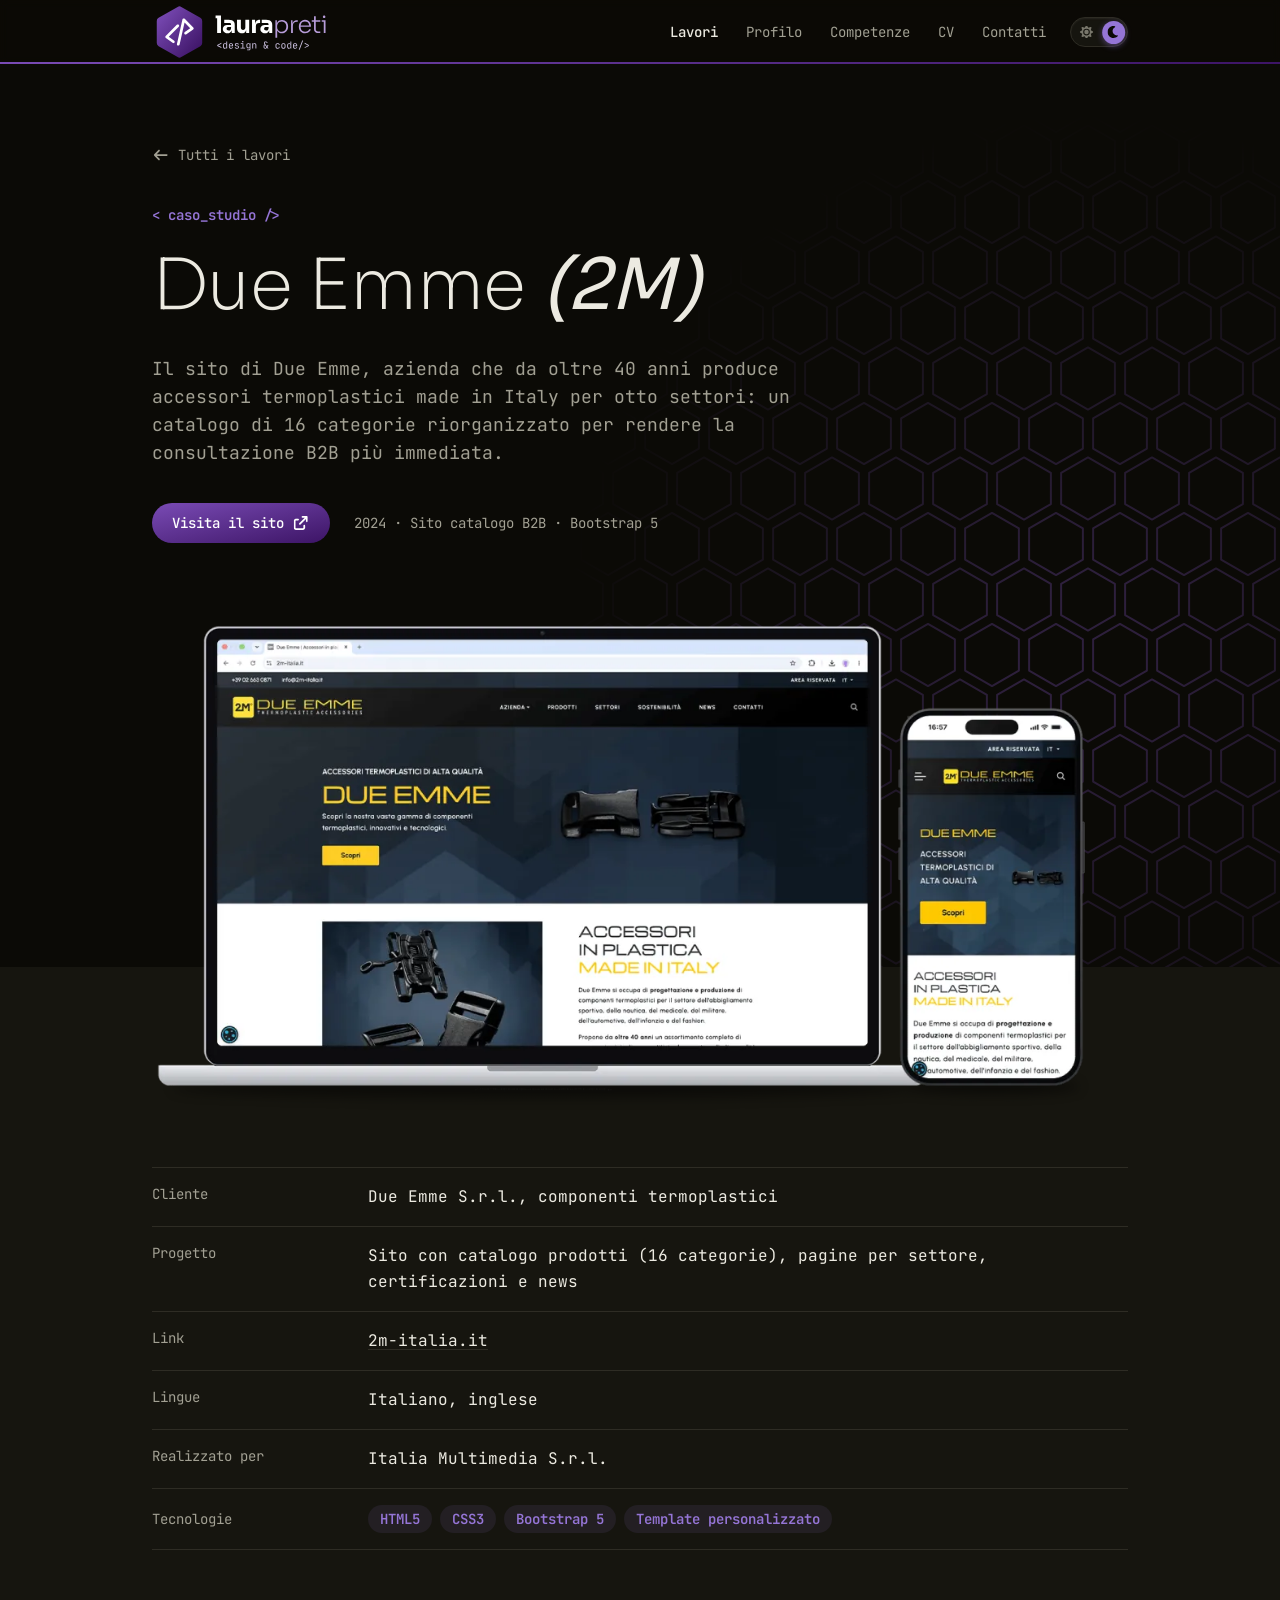
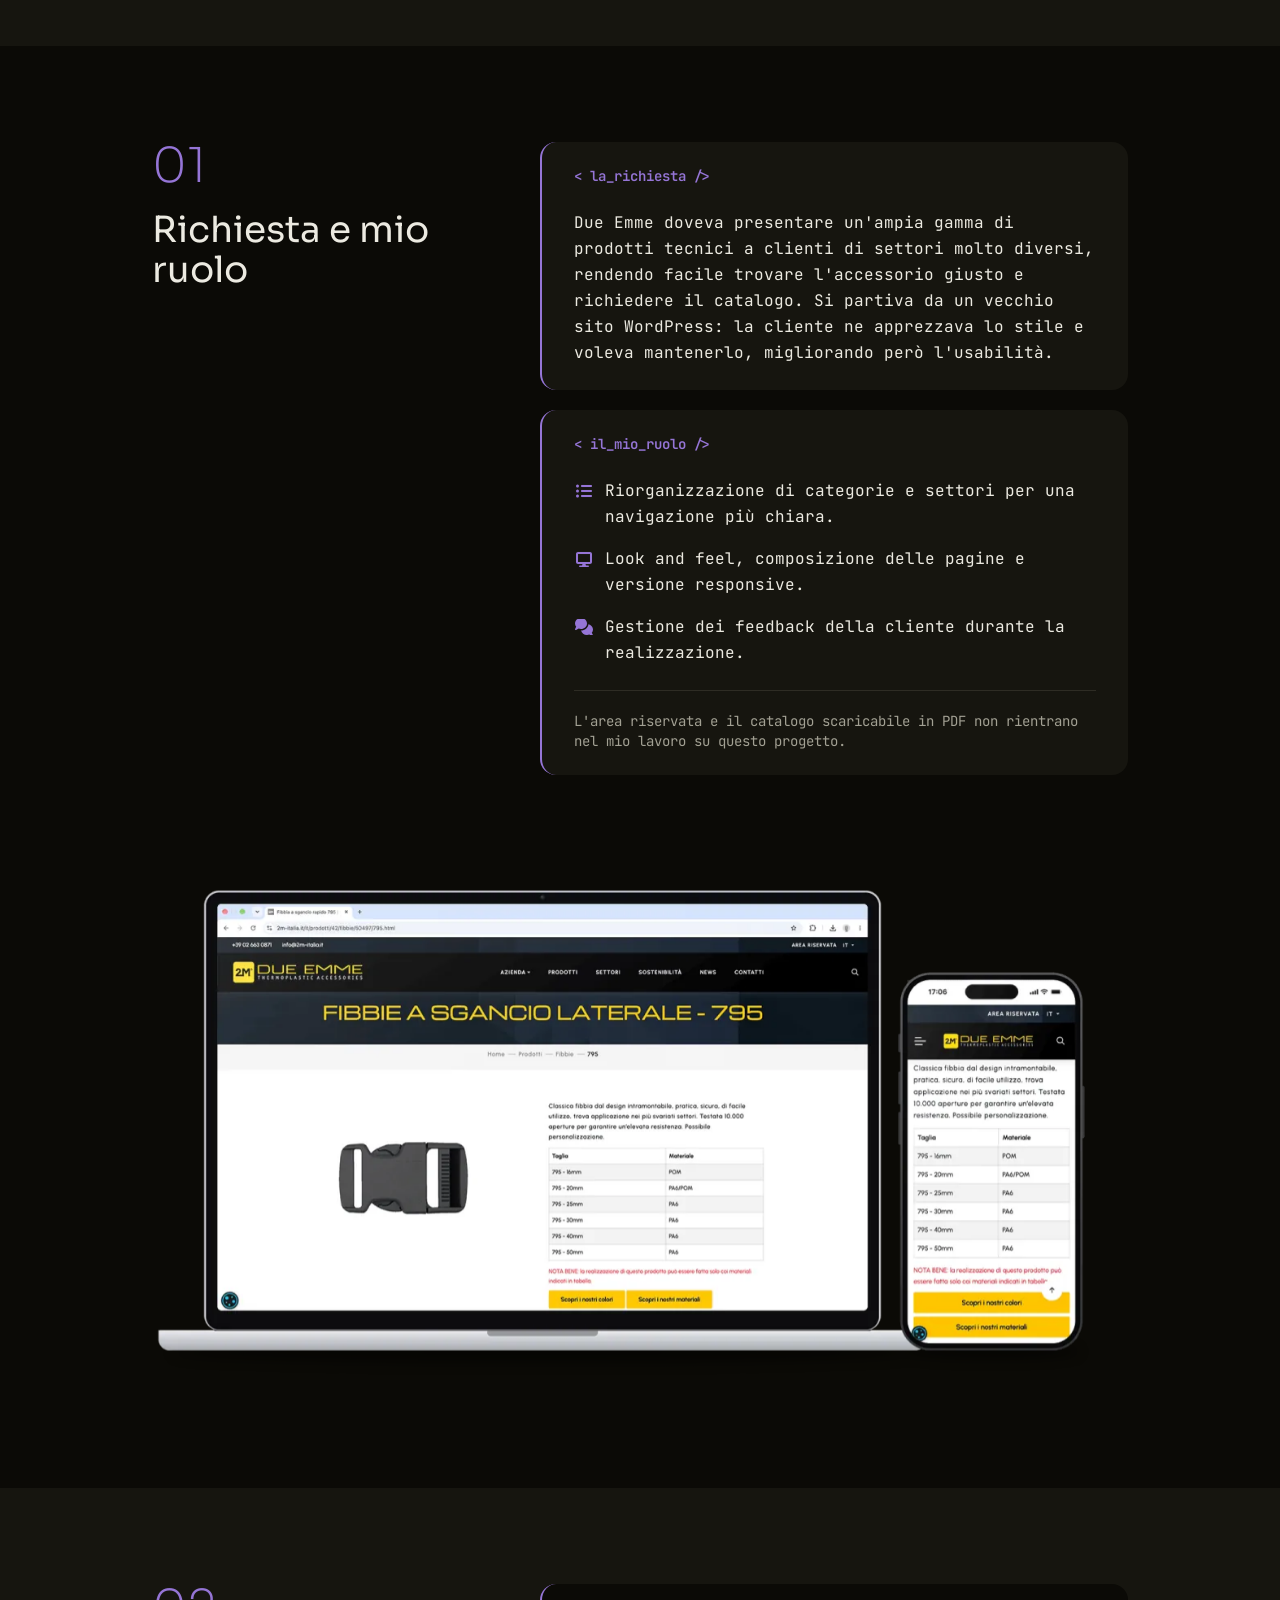
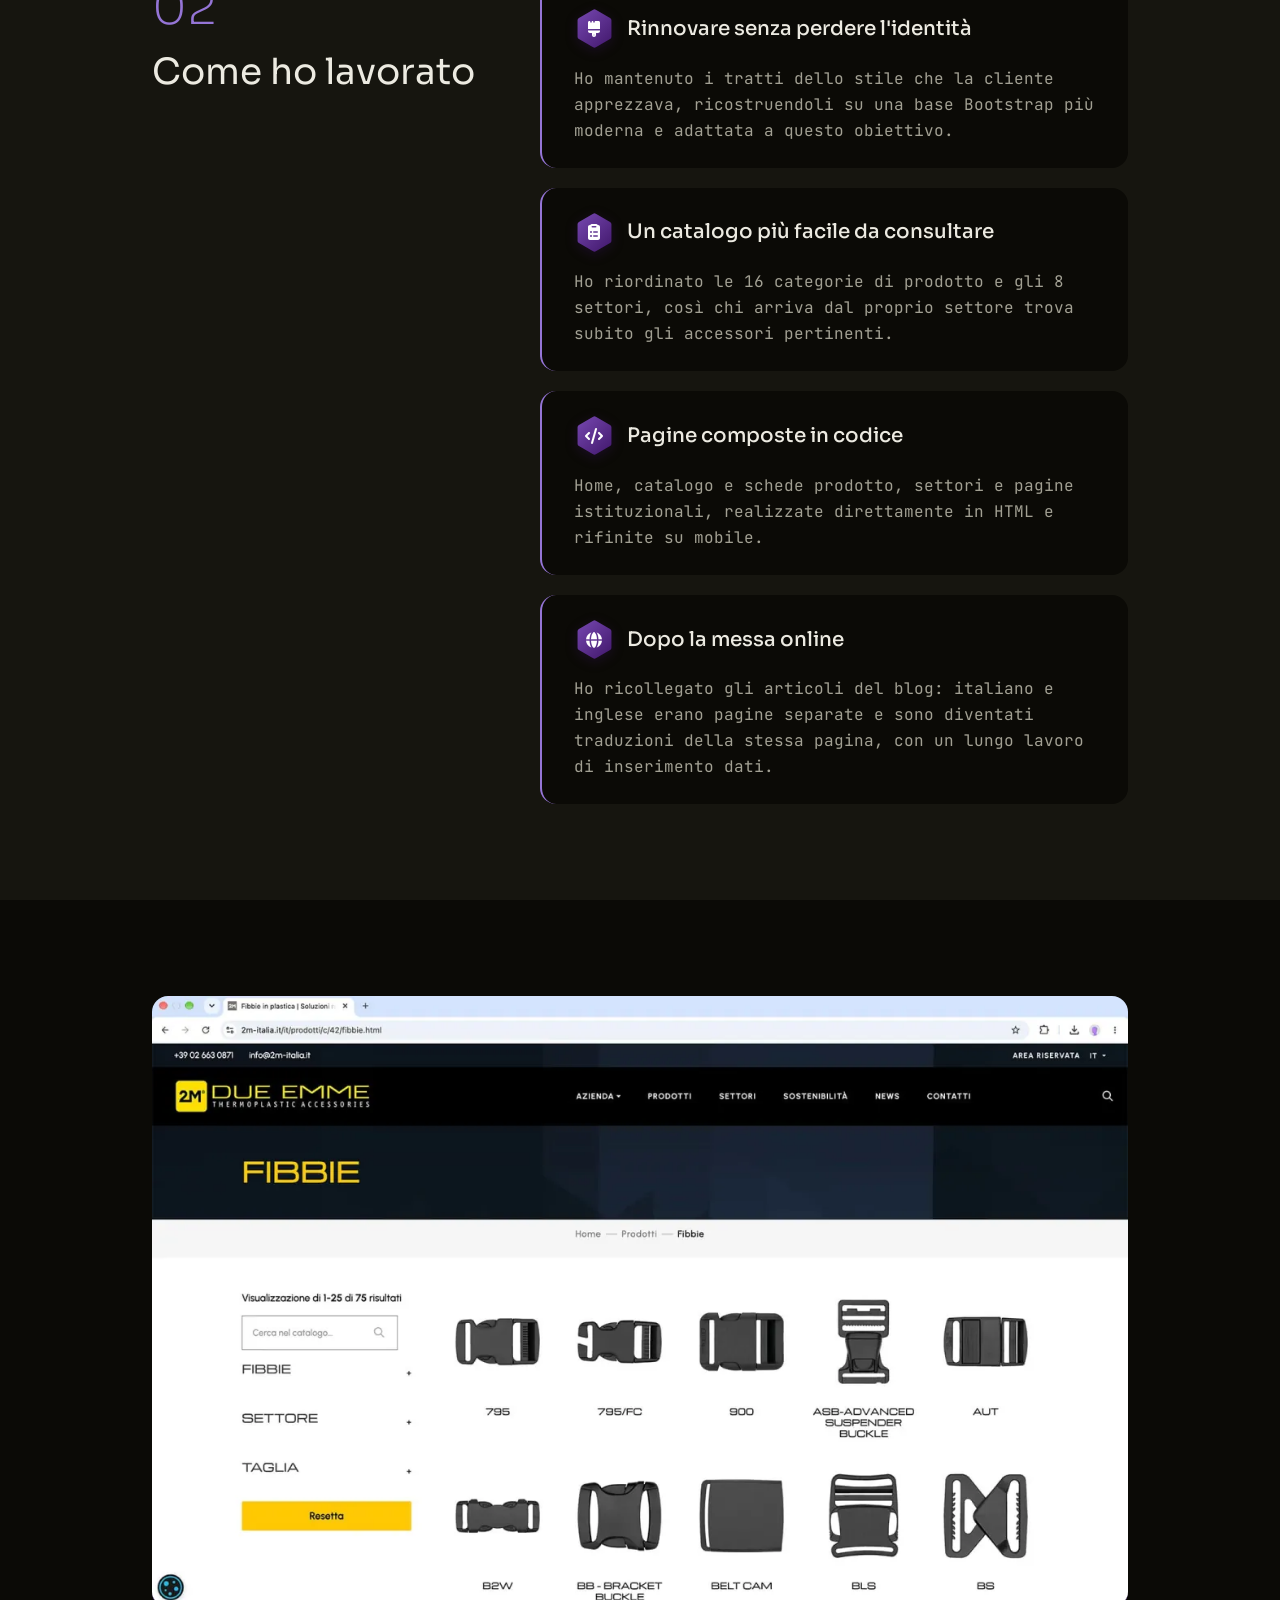
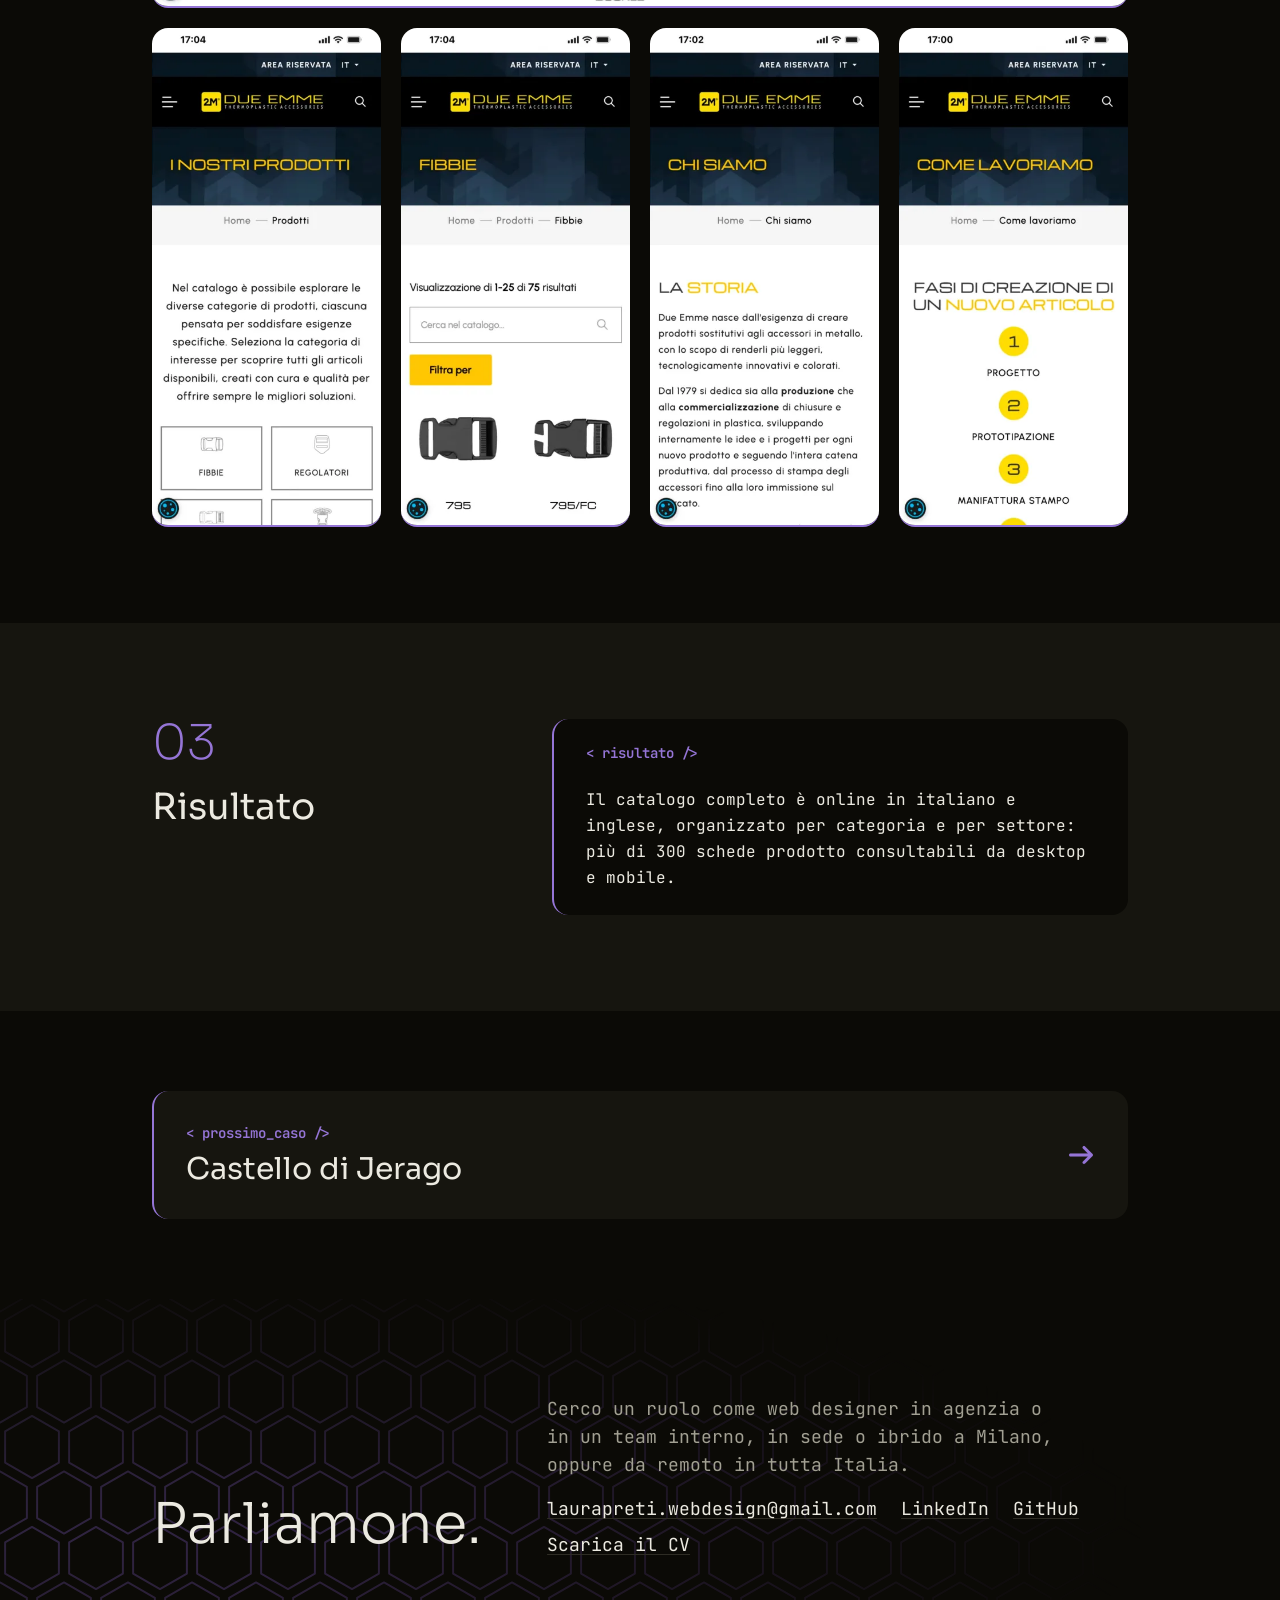
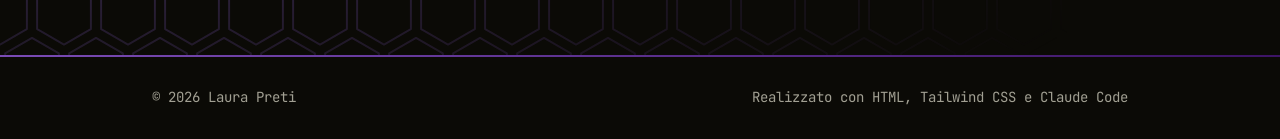
<file: case-due-emme.html>
<!doctype html>
<html lang="it" data-theme="dark">
<head>
<meta charset="utf-8">
<meta name="viewport" content="width=device-width, initial-scale=1, viewport-fit=cover">
<title>Due Emme (2M) · Caso studio · Laura Preti</title>
<meta name="description" content="Case study: sito istituzionale e catalogo prodotti di Due Emme, accessori termoplastici made in Italy. Layout e front-end in Bootstrap, partendo da un vecchio WordPress.">
<script>
  try { var t = localStorage.getItem('theme'); if (t === 'light' || t === 'dark') document.documentElement.dataset.theme = t; } catch (e) {}
</script>

<!-- Favicon -->
<link rel="icon" href="favicon.ico" sizes="any">
<link rel="icon" type="image/svg+xml" href="favicon/favicon.svg">
<link rel="icon" type="image/png" sizes="32x32" href="favicon/favicon-32x32.png">
<link rel="icon" type="image/png" sizes="16x16" href="favicon/favicon-16x16.png">
<link rel="apple-touch-icon" sizes="180x180" href="favicon/apple-touch-icon.png">
<link rel="manifest" href="favicon/site.webmanifest">
<meta name="theme-color" content="#3D1466">

<!-- Anteprima social -->
<meta property="og:type" content="article">
<meta property="og:locale" content="it_IT">
<meta property="og:site_name" content="Laura Preti — Design & Code">
<meta property="og:title" content="Due Emme (2M) · Case study">
<meta property="og:description" content="Case study: sito istituzionale e catalogo prodotti di Due Emme, accessori termoplastici made in Italy. Layout e front-end in Bootstrap, partendo da un vecchio WordPress.">
<meta property="og:url" content="https://laurapreti.github.io/portfolio/case-due-emme.html">
<meta property="og:image" content="https://laurapreti.github.io/portfolio/og-image-2m.png">
<meta property="og:image:width" content="1200">
<meta property="og:image:height" content="630">
<meta name="twitter:card" content="summary_large_image">

<link rel="preconnect" href="https://fonts.googleapis.com">
<link rel="preconnect" href="https://fonts.gstatic.com" crossorigin>
<!-- Font: caricati senza bloccare la prima visualizzazione (media="print" → "all" a caricamento finito) -->
<link rel="preload" as="style" href="https://fonts.googleapis.com/css2?family=JetBrains+Mono:ital,wght@0,100..800;1,100..800&family=Sora:wght@100..800&display=swap">
<link rel="stylesheet" href="https://fonts.googleapis.com/css2?family=JetBrains+Mono:ital,wght@0,100..800;1,100..800&family=Sora:wght@100..800&display=swap" media="print" onload="this.media='all'">
<noscript><link rel="stylesheet" href="https://fonts.googleapis.com/css2?family=JetBrains+Mono:ital,wght@0,100..800;1,100..800&family=Sora:wght@100..800&display=swap"></noscript>


<!-- Stili comuni a tutte le pagine: si modificano in css/input.css (npm run dev rigenera output.css) -->
<link rel="stylesheet" href="css/output.css">

<meta name="robots" content="noindex, nofollow">
</head>

<body class="font-sans antialiased leading-relaxed">

<!-- Barra di navigazione -->
<header class="sticky top-0 z-20 backdrop-blur-xs after:absolute after:h-0.5 after:w-full after:bottom-0 after:bg-linear-to-r after:from-glight after:to-gdark" style="top: env(safe-area-inset-top, 0px); background: color-mix(in srgb, var(--paper) 82%, transparent);">
  <nav class="mx-auto max-w-5xl px-6 h-16 flex items-center justify-between">
    <a href="index.html" class="flex items-center shrink-0">
      <img src="logo/kit/logo-badge-orizzontale.svg" alt="Laura Preti — design &amp; code" width="430" height="140" class="logo-light h-16 w-auto">
      <img src="logo/kit/logo-badge-orizzontale-negativo.svg" alt="Laura Preti — design &amp; code" width="430" height="140" class="logo-dark h-16 w-auto">
    </a>
    <div class="flex items-center gap-3 nav:gap-6">
      <div class="hidden nav:flex items-center gap-7 text-sm text-muted" data-menu-links>
        <a href="index.html#lavori" class="text-ink font-medium" aria-current="page">Lavori</a>
        <a href="index.html#profilo" class="hover:text-ink transition-colors">Profilo</a>
        <a href="index.html#competenze" class="hover:text-ink transition-colors">Competenze</a>
        <a href="cv.html" class="hover:text-ink transition-colors">CV</a>
        <a href="#contatto" class="hover:text-ink transition-colors">Contatti</a>
      </div>
      <!-- Interruttore tema chiaro/scuro -->
      <button type="button" class="theme-toggle" role="switch" aria-checked="false" aria-label="Tema scuro" title="Cambia tema">
        <span class="theme-toggle__knob" aria-hidden="true"></span>
        <svg class="svg-inline--fa theme-toggle__icon theme-toggle__sun text-xs" viewBox="0 0 576 512" aria-hidden="true"><use href="img/fa-icons.svg#fa-sun"/></svg>
        <svg class="svg-inline--fa theme-toggle__icon theme-toggle__moon text-xs" viewBox="0 0 512 512" aria-hidden="true"><use href="img/fa-icons.svg#fa-moon"/></svg>
      </button>
      
      <button type="button" class="menu-toggle nav:hidden" aria-expanded="false" aria-controls="menu-mobile" aria-label="Apri il menu">
        <span class="menu-toggle__bar"></span><span class="menu-toggle__bar"></span><span class="menu-toggle__bar"></span>
      </button>
    </div>
  </nav>
</header>


<main id="top">
  
  <section class="hero-hex flow-root pt-10 md:pt-20">
    <div class="mx-auto max-w-5xl px-6">
      <a href="index.html#lavori" class="rise rise-1 inline-flex items-center gap-2 text-sm text-muted hover:text-ink transition-colors mb-10">
        <svg class="svg-inline--fa w-4 h-4 icon-line" viewBox="0 0 512 512" aria-hidden="true"><use href="img/fa-icons.svg#fa-arrow-left"/></svg>Tutti i lavori
      </a>
      <p class="rise rise-1 font-sans text-sm text-accent mb-6 font-semibold">&lt; caso_studio /&gt;</p>
      <h1 class="rise rise-2 font-display leading-[1.05] tracking-[-0.01em] font-extralight"
          style="font-size: clamp(2.4rem, 7vw, 4.4rem);">
        Due Emme <em class="font-normal">(2M)</em>
      </h1>
      <p class="rise rise-3 mt-8 max-w-2xl text-lg text-muted">
        Il sito di Due Emme, azienda che da oltre 40 anni produce accessori termoplastici made in Italy per otto settori: un catalogo di 16 categorie riorganizzato per rendere la consultazione B2B più immediata.
      </p>
      <div class="rise rise-4 mt-9 flex flex-wrap items-center gap-x-6 gap-y-3 text-sm">
        <a href="https://www.2m-italia.it" target="_blank" rel="noopener"
          class="inline-flex items-center gap-2 rounded-full px-5 py-2.5 font-medium transition-transform hover:-translate-y-0.5 bg-linear-to-br from-glight to-gdark text-white">
          Visita il sito
          <svg class="svg-inline--fa w-4 h-4 icon-line" viewBox="0 0 512 512" aria-hidden="true"><use href="img/fa-icons.svg#fa-arrow-up-right-from-square"/></svg>
        </a>
        <span class="text-muted">2024 &middot; Sito catalogo B2B &middot; Bootstrap 5</span>
      </div>
      
      <img src="img/2m/mockup-2m-800.webp" srcset="img/2m/mockup-2m-800.webp 800w, img/2m/mockup-2m-1200.webp 1200w, img/2m/mockup-2m-1600.webp 1600w" sizes="(min-width: 1024px) 976px, calc(100vw - 48px)" fetchpriority="high" alt="Due Emme (2M)" width="1600" height="853" class="rise rise-4 mt-12 md:mt-16 -mb-24 md:-mb-40 rounded-2xl w-full h-auto">
    </div>
  </section>

  <!-- SCHEDA PROGETTO — il padding in alto recupera lo sbordo della foto -->
  <section class="pt-30 pb-16 md:pt-50 md:pb-24 bg-card">
    <div class="mx-auto max-w-5xl px-6">
      <dl class="divide-y divide-line border-y border-line">
        <div class="py-4 grid gap-1 sm:grid-cols-[12rem_1fr] sm:gap-6">
          <dt class="text-sm text-muted">Cliente</dt>
          <dd>Due Emme S.r.l., componenti termoplastici</dd>
        </div>
        <div class="py-4 grid gap-1 sm:grid-cols-[12rem_1fr] sm:gap-6">
          <dt class="text-sm text-muted">Progetto</dt>
          <dd>Sito con catalogo prodotti (16 categorie), pagine per settore, certificazioni e news</dd>
        </div>
        <div class="py-4 grid gap-1 sm:grid-cols-[12rem_1fr] sm:gap-6">
          <dt class="text-sm text-muted">Link</dt>
          <dd><a href="https://www.2m-italia.it" class="link" target="_blank" rel="noopener">2m-italia.it</a></dd>
        </div>
        <div class="py-4 grid gap-1 sm:grid-cols-[12rem_1fr] sm:gap-6">
          <dt class="text-sm text-muted">Lingue</dt>
          <dd>Italiano, inglese</dd>
        </div>
        <div class="py-4 grid gap-1 sm:grid-cols-[12rem_1fr] sm:gap-6">
          <dt class="text-sm text-muted">Realizzato per</dt>
          <dd>Italia Multimedia S.r.l.</dd>
        </div>
        <div class="py-4 grid gap-1 sm:grid-cols-[12rem_1fr] sm:gap-6 sm:items-center">
          <dt class="text-sm text-muted">Tecnologie</dt>
          <dd>
            <ul class="flex flex-wrap gap-2 text-sm">
              <li class="rounded-full bg-accent/10 text-accent px-3 py-1 font-semibold">HTML5</li>
              <li class="rounded-full bg-accent/10 text-accent px-3 py-1 font-semibold">CSS3</li>
              <li class="rounded-full bg-accent/10 text-accent px-3 py-1 font-semibold">Bootstrap 5</li>
              <li class="rounded-full bg-accent/10 text-accent px-3 py-1 font-semibold">Template personalizzato</li>
            </ul>
          </dd>
        </div>
      </dl>
    </div>
  </section>

  <!-- RICHIESTA E MIO RUOLO -->
  <section class="py-10 md:py-24">
    <div class="mx-auto max-w-5xl px-6">
      <div class="grid gap-5 md:grid-cols-[1fr_1.6fr]">
        <div class="md:sticky md:top-24 md:self-start mb-6 md:mb-0">
          <p class="font-display text-accent text-5xl mb-5 font-extralight">01</p>
          <h2 class="font-display text-3xl sm:text-4xl font-normal">Richiesta e mio ruolo</h2>
        </div>
        <div class="space-y-5 max-w-2xl">
          <div class="border-l-2 border-accent py-6 px-8 rounded-2xl shadow-[3px_3px_5px_-3px_rgba(0,0,0,0.25)] dark:shadow-none bg-card">
            <p class="text-sm text-accent mb-6 font-semibold">&lt; la_richiesta /&gt;</p>
            <p>Due Emme doveva presentare un'ampia gamma di prodotti tecnici a clienti di settori molto diversi, rendendo facile trovare l'accessorio giusto e richiedere il catalogo. Si partiva da un vecchio sito WordPress: la cliente ne apprezzava lo stile e voleva mantenerlo, migliorando però l'usabilità.</p>
          </div>
          <div class="border-l-2 border-accent py-6 px-8 rounded-2xl shadow-[3px_3px_5px_-3px_rgba(0,0,0,0.25)] dark:shadow-none bg-card">
            <p class="text-sm text-accent mb-6 font-semibold">&lt; il_mio_ruolo /&gt;</p>
            <ul class="skill-list space-y-4">
              <li><svg class="svg-inline--fa skill-icon icon-line" viewBox="0 0 512 512" aria-hidden="true"><use href="img/fa-icons.svg#fa-list-ul"/></svg><span>Riorganizzazione di categorie e settori per una navigazione più chiara.</span></li>
              <li><svg class="svg-inline--fa skill-icon icon-line" viewBox="0 0 512 512" aria-hidden="true"><use href="img/fa-icons.svg#fa-display"/></svg><span>Look and feel, composizione delle pagine e versione responsive.</span></li>
              <li><svg class="svg-inline--fa skill-icon icon-line" viewBox="0 0 576 512" aria-hidden="true"><use href="img/fa-icons.svg#fa-comments"/></svg><span>Gestione dei feedback della cliente durante la realizzazione.</span></li>
            </ul>
            <p class="mt-6 pt-5 border-t border-line text-sm text-muted">L'area riservata e il catalogo scaricabile in PDF non rientrano nel mio lavoro su questo progetto.</p>
          </div>
        </div>
      </div>
    </div>
  </section>

  <section class="pb-10 md:pb-24">
    <div class="mx-auto max-w-5xl px-6">
      <img src="img/2m/mockup-2m-scheda-800.webp" srcset="img/2m/mockup-2m-scheda-800.webp 800w, img/2m/mockup-2m-scheda-1200.webp 1200w, img/2m/mockup-2m-scheda-1600.webp 1600w" sizes="(min-width: 1024px) 976px, calc(100vw - 48px)" loading="lazy" decoding="async" alt="Due Emme (2M) — Scheda prodotto" width="1600" height="853" class="rise rise-4 w-full h-auto">
    </div>
  </section>

  <!-- COME HO LAVORATO -->
  <section class="py-10 md:py-24 bg-card">
    <div class="mx-auto max-w-5xl px-6">
      <div class="grid gap-5 md:grid-cols-[1fr_1.6fr]">
        <div class="md:sticky md:top-24 md:self-start mb-6 md:mb-0">
          <p class="font-display text-accent text-5xl mb-5 font-extralight">02</p>
          <h2 class="font-display text-3xl sm:text-4xl font-normal">Come ho lavorato</h2>
        </div>
        <div class="space-y-5 max-w-2xl">
          <article class="skill-group border-l-2 border-accent py-6 px-8 rounded-2xl shadow-[3px_3px_5px_-3px_rgba(0,0,0,0.25)] dark:shadow-none bg-paper">
            <div class="skill-head mb-4">
              <span class="skill-badge" aria-hidden="true"><svg class="svg-inline--fa icon-line" viewBox="0 0 384 512" aria-hidden="true"><use href="img/fa-icons.svg#fa-brush"/></svg></span>
              <h3 class="font-display text-xl font-medium">Rinnovare senza perdere l'identità</h3>
            </div>
            <p class="text-muted">Ho mantenuto i tratti dello stile che la cliente apprezzava, ricostruendoli su una base Bootstrap più moderna e adattata a questo obiettivo.</p>
          </article>
          <article class="skill-group border-l-2 border-accent py-6 px-8 rounded-2xl shadow-[3px_3px_5px_-3px_rgba(0,0,0,0.25)] dark:shadow-none bg-paper">
            <div class="skill-head mb-4">
              <span class="skill-badge" aria-hidden="true"><svg class="svg-inline--fa icon-line" viewBox="0 0 384 512" aria-hidden="true"><use href="img/fa-icons.svg#fa-clipboard-list"/></svg></span>
              <h3 class="font-display text-xl font-medium">Un catalogo più facile da consultare</h3>
            </div>
            <p class="text-muted">Ho riordinato le 16 categorie di prodotto e gli 8 settori, così chi arriva dal proprio settore trova subito gli accessori pertinenti.</p>
          </article>
          <article class="skill-group border-l-2 border-accent py-6 px-8 rounded-2xl shadow-[3px_3px_5px_-3px_rgba(0,0,0,0.25)] dark:shadow-none bg-paper">
            <div class="skill-head mb-4">
              <span class="skill-badge" aria-hidden="true"><svg class="svg-inline--fa icon-line" viewBox="0 0 576 512" aria-hidden="true"><use href="img/fa-icons.svg#fa-code"/></svg></span>
              <h3 class="font-display text-xl font-medium">Pagine composte in codice</h3>
            </div>
            <p class="text-muted">Home, catalogo e schede prodotto, settori e pagine istituzionali, realizzate direttamente in HTML e rifinite su mobile.</p>
          </article>
          <article class="skill-group border-l-2 border-accent py-6 px-8 rounded-2xl shadow-[3px_3px_5px_-3px_rgba(0,0,0,0.25)] dark:shadow-none bg-paper">
            <div class="skill-head mb-4">
              <span class="skill-badge" aria-hidden="true"><svg class="svg-inline--fa icon-line" viewBox="0 0 512 512" aria-hidden="true"><use href="img/fa-icons.svg#fa-globe"/></svg></span>
              <h3 class="font-display text-xl font-medium">Dopo la messa online</h3>
            </div>
            <p class="text-muted">Ho ricollegato gli articoli del blog: italiano e inglese erano pagine separate e sono diventati traduzioni della stessa pagina, con un lungo lavoro di inserimento dati.</p>
          </article>
        </div>
      </div>
    </div>
  </section>
  
  <section class="py-10 md:py-24">
    <div class="mx-auto max-w-5xl px-6 space-y-5">
      <a href="img/2m/screen-2m_1600x1000.jpg" data-lightbox="due-emme" class="lightbox-thumb">
        <img src="img/2m/screen-2m_1600x1000-800.webp" srcset="img/2m/screen-2m_1600x1000-800.webp 800w, img/2m/screen-2m_1600x1000-1200.webp 1200w, img/2m/screen-2m_1600x1000-1600.webp 1600w" sizes="(min-width: 1024px) 976px, calc(100vw - 48px)" loading="lazy" decoding="async" alt="Due Emme (2M) — Categoria desktop" width="1600" height="1000" class="rise rise-4 rounded-2xl w-full h-auto border-b-2 border-accent shadow-[3px_3px_5px_-3px_rgba(0,0,0,0.25)] dark:shadow-none">
      </a>
      <div class="grid gap-5 grid-cols-2 md:grid-cols-4">
        <a href="img/2m/screen-2m-prodotti_778x1684.jpg" data-lightbox="due-emme" class="lightbox-thumb">
          <img src="img/2m/screen-2m-prodotti_778x1684-400.webp" srcset="img/2m/screen-2m-prodotti_778x1684-400.webp 400w, img/2m/screen-2m-prodotti_778x1684-778.webp 778w" sizes="(min-width: 1024px) 229px, (min-width: 768px) calc(25vw - 27px), calc(50vw - 34px)" loading="lazy" decoding="async" alt="Due Emme (2M) — Prodotti mobile" width="778" height="1684" class="rise rise-4 rounded-2xl w-full h-auto border-b-2 border-accent shadow-[3px_3px_5px_-3px_rgba(0,0,0,0.25)] dark:shadow-none">
        </a>
        <a href="img/2m/screen-2m-categoria_778x1684.jpg" data-lightbox="due-emme" class="lightbox-thumb">
          <img src="img/2m/screen-2m-categoria_778x1684-400.webp" srcset="img/2m/screen-2m-categoria_778x1684-400.webp 400w, img/2m/screen-2m-categoria_778x1684-778.webp 778w" sizes="(min-width: 1024px) 229px, (min-width: 768px) calc(25vw - 27px), calc(50vw - 34px)" loading="lazy" decoding="async" alt="Due Emme (2M) — Categoria mobile" width="778" height="1684" class="rise rise-4 rounded-2xl w-full h-auto border-b-2 border-accent shadow-[3px_3px_5px_-3px_rgba(0,0,0,0.25)] dark:shadow-none">
        </a>
        <a href="img/2m/screen-2m-chi-siamo_778x1684.jpg" data-lightbox="due-emme" class="lightbox-thumb">
          <img src="img/2m/screen-2m-chi-siamo_778x1684-400.webp" srcset="img/2m/screen-2m-chi-siamo_778x1684-400.webp 400w, img/2m/screen-2m-chi-siamo_778x1684-778.webp 778w" sizes="(min-width: 1024px) 229px, (min-width: 768px) calc(25vw - 27px), calc(50vw - 34px)" loading="lazy" decoding="async" alt="Due Emme (2M) — Chi siamo mobile" width="778" height="1684" class="rise rise-4 rounded-2xl w-full h-auto border-b-2 border-accent shadow-[3px_3px_5px_-3px_rgba(0,0,0,0.25)] dark:shadow-none">
        </a>
        <a href="img/2m/screen-2m-come-lavoriamo_778x1684.jpg" data-lightbox="due-emme" class="lightbox-thumb">
          <img src="img/2m/screen-2m-come-lavoriamo_778x1684-400.webp" srcset="img/2m/screen-2m-come-lavoriamo_778x1684-400.webp 400w, img/2m/screen-2m-come-lavoriamo_778x1684-778.webp 778w" sizes="(min-width: 1024px) 229px, (min-width: 768px) calc(25vw - 27px), calc(50vw - 34px)" loading="lazy" decoding="async" alt="Due Emme (2M) — Come lavoriamo mobile" width="778" height="1684" class="rise rise-4 rounded-2xl w-full h-auto border-b-2 border-accent shadow-[3px_3px_5px_-3px_rgba(0,0,0,0.25)] dark:shadow-none">
        </a>
      </div>
    </div>
  </section>

  <!-- RISULTATO -->
  <section class="py-10 md:py-24 bg-card">
    <div class="mx-auto max-w-5xl px-6">
      <div class="grid gap-10 md:grid-cols-[1fr_1.6fr]">
        <div class="mb-6 md:mb-0">
          <p class="font-display text-accent text-5xl mb-5 font-extralight">03</p>
          <h2 class="font-display text-3xl sm:text-4xl font-normal">Risultato</h2>
        </div>
        <div class="space-y-5 max-w-2xl">
          <div class="border-l-2 border-accent py-6 px-8 rounded-2xl shadow-[3px_3px_5px_-3px_rgba(0,0,0,0.25)] dark:shadow-none bg-paper">
            <p class="text-sm text-accent mb-6 font-semibold">&lt; risultato /&gt;</p>
            <p>Il catalogo completo è online in italiano e inglese, organizzato per categoria e per settore: più di 300 schede prodotto consultabili da desktop e mobile.</p>
          </div>
        </div>
      </div>
    </div>
  </section>

  <!-- PROSSIMO CASO -->
  <section class="py-10 md:py-20">
    <div class="mx-auto max-w-5xl px-6">
      <a href="case-castello-jerago.html" class="group flex items-center justify-between gap-6 border-l-2 border-accent py-8 px-8 rounded-2xl shadow-[3px_3px_5px_-3px_rgba(0,0,0,0.25)] dark:shadow-none bg-card">
        <span>
          <span class="block text-sm text-accent mb-2 font-semibold">&lt; prossimo_caso /&gt;</span>
          <span class="font-display text-2xl sm:text-3xl font-normal">Castello di Jerago</span>
        </span>
        <svg class="svg-inline--fa w-8 h-8 shrink-0 text-2xl icon-line text-accent transition-transform group-hover:translate-x-1" viewBox="0 0 512 512" aria-hidden="true"><use href="img/fa-icons.svg#fa-arrow-right"/></svg>
      </a>
    </div>
  </section>

  <!-- CONTATTO -->
  <section id="contatto" class="contact-hex py-10 sm:py-24">
    <div class="mx-auto max-w-5xl px-6">
      <div class="grid gap-8 sm:grid-cols-[1fr_1.6fr] sm:items-end">
        <h2 class="font-display leading-tight" style="font-weight:300; font-size: clamp(2rem, 6vw, 3.5rem);">
          Parliamone.
        </h2>
        <div class="space-y-4 text-lg">
          <p class="text-muted max-w-lg">
            Cerco un ruolo come web designer in agenzia o in un team interno, in sede o ibrido a Milano, oppure da remoto in tutta Italia.
          </p>
          <div class="flex flex-wrap gap-x-6 gap-y-2">
            <a href="mailto:laurapreti.webdesign@gmail.com" class="link">laurapreti.webdesign@gmail.com</a>
            <a href="https://www.linkedin.com/in/laura-preti-web-designer/" target="_blank" class="link">LinkedIn</a>
            <a href="https://github.com/laurapreti" class="link">GitHub</a>
            <a href="cv-laura-preti.pdf" download class="link">Scarica il CV</a>
          </div>
        </div>
      </div>
    </div>
  </section>

</main>

<footer class="relative after:absolute after:h-0.5 after:w-full after:top-0 after:bg-linear-to-r after:from-glight after:to-gdark">
  <div class="mx-auto max-w-5xl px-6 py-8 flex flex-wrap items-center justify-between gap-4 text-sm text-muted">
    <span>&copy; 2026 Laura Preti</span>
    <span>Realizzato con HTML, Tailwind CSS e Claude Code</span>
  </div>
</footer>

<!-- Interruttore tema: il predefinito è scuro (data-theme="dark" su <html>); la scelta del visitatore viene ricordata -->
<script>
  (function () {
    var root = document.documentElement;
    var btn = document.querySelector('.theme-toggle');
    if (!btn) return;
    function isDark() { return root.dataset.theme !== 'light'; }
    function sync() { btn.setAttribute('aria-checked', isDark() ? 'true' : 'false'); }
    btn.addEventListener('click', function () {
      var next = isDark() ? 'light' : 'dark';
      root.dataset.theme = next;
      try { localStorage.setItem('theme', next); } catch (e) {}
      sync();
    });
    sync();
  })();
</script>
<!-- Lightbox della galleria screen -->
<script src="js/lightbox.js" defer></script>
<!-- Menu mobile -->
<script src="js/menu.js" defer></script>
</body>
</html>
</file>
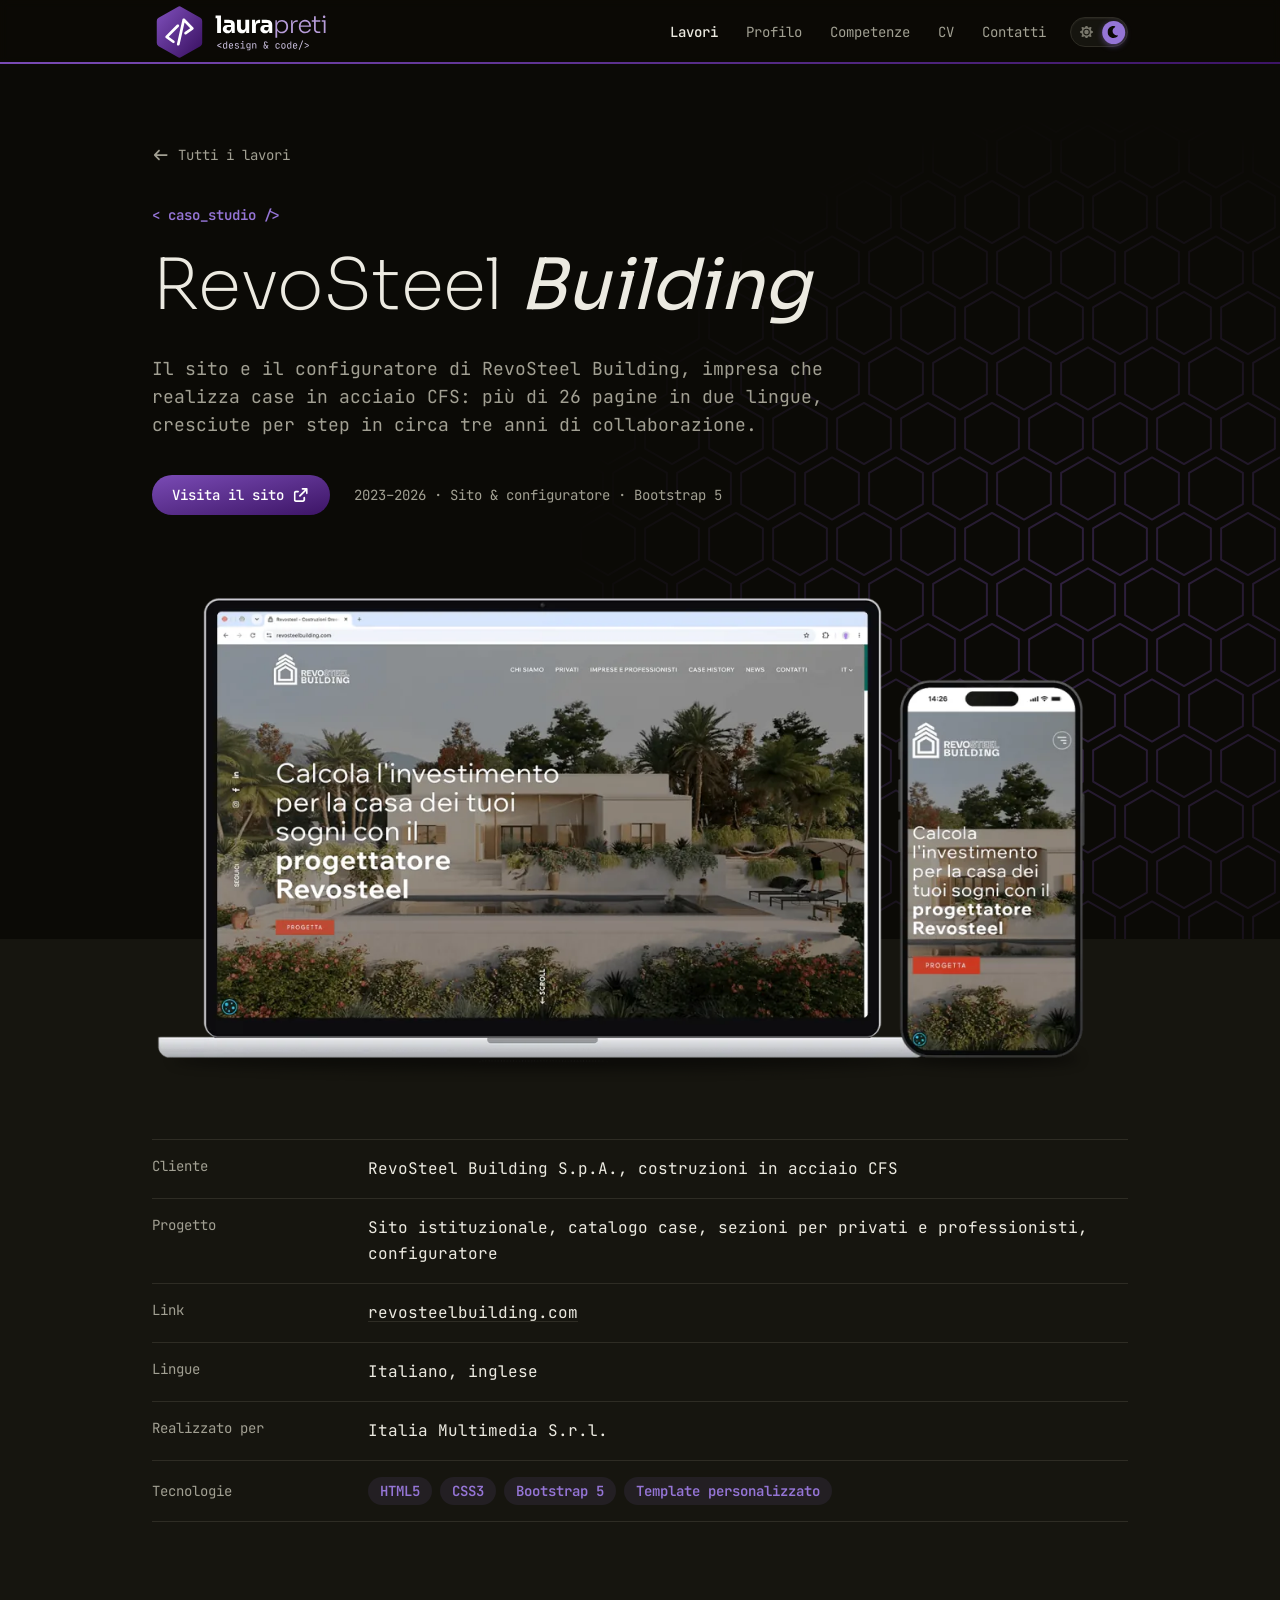
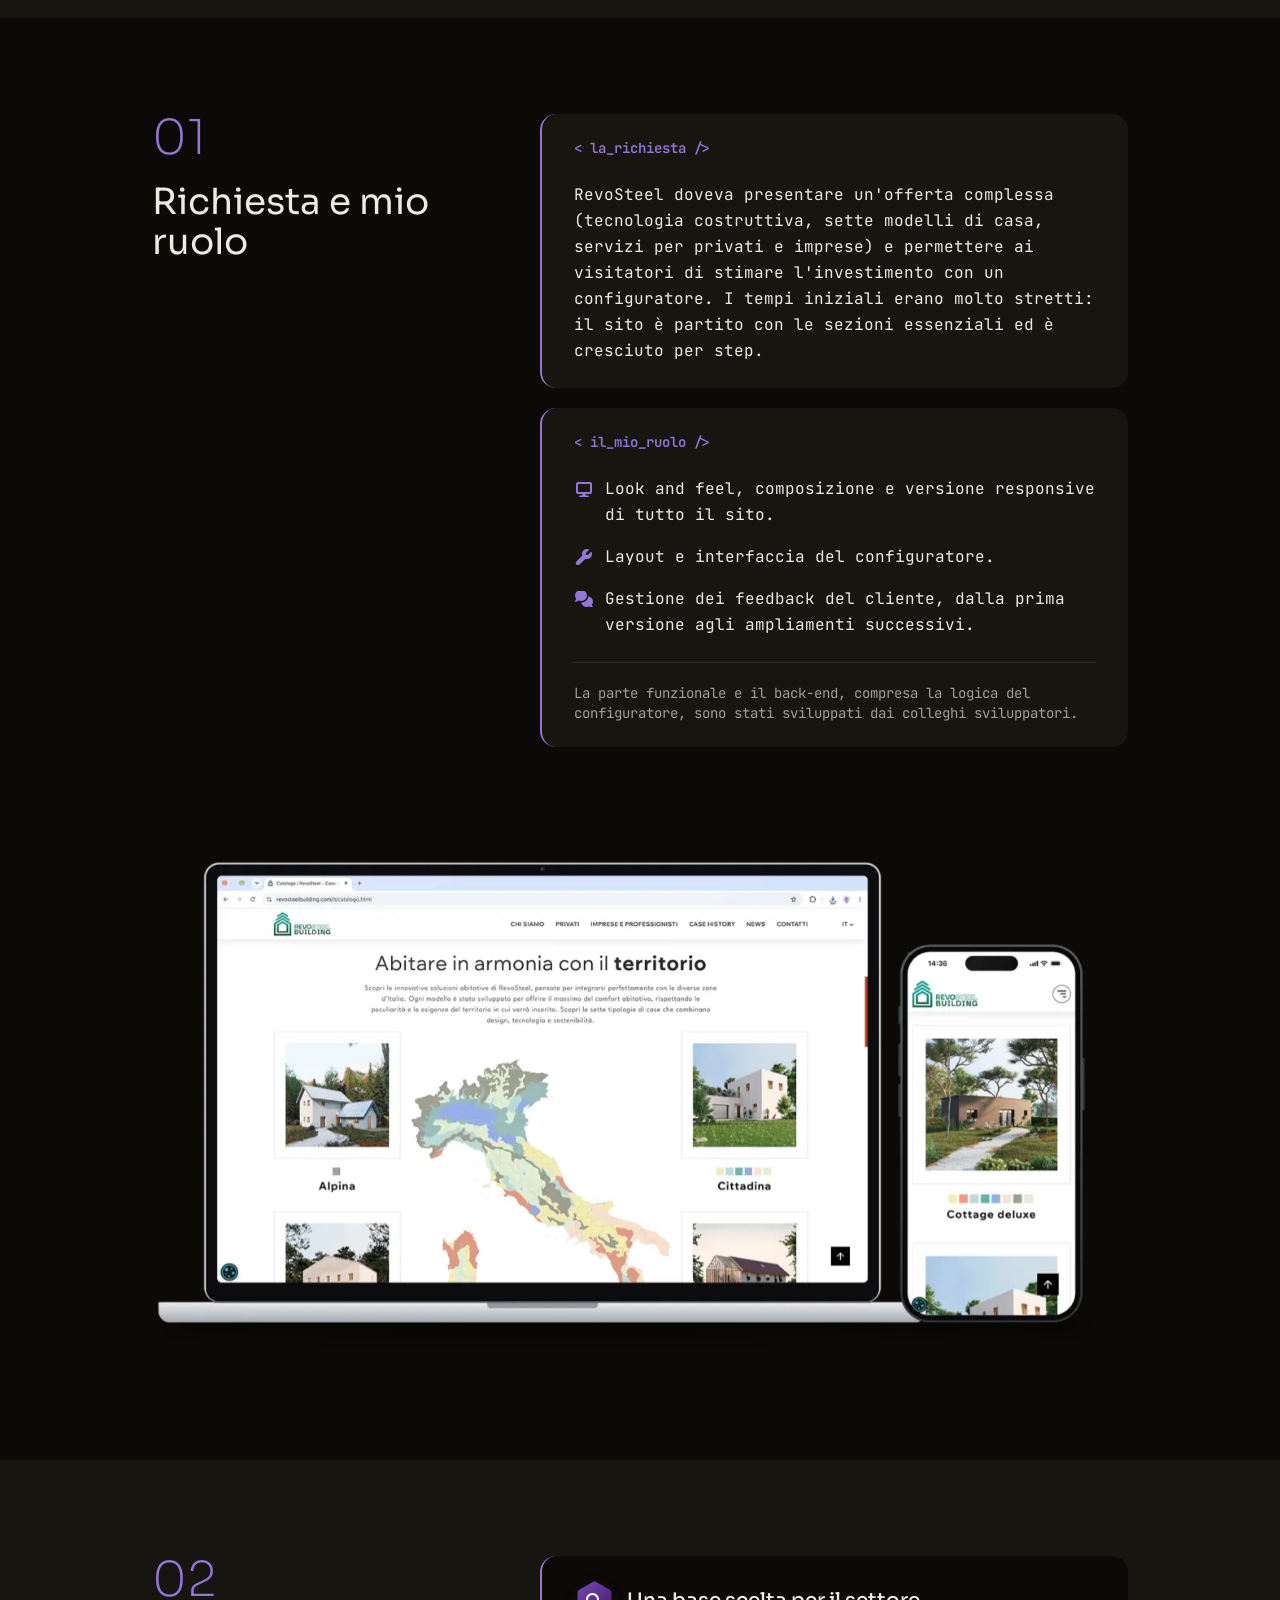
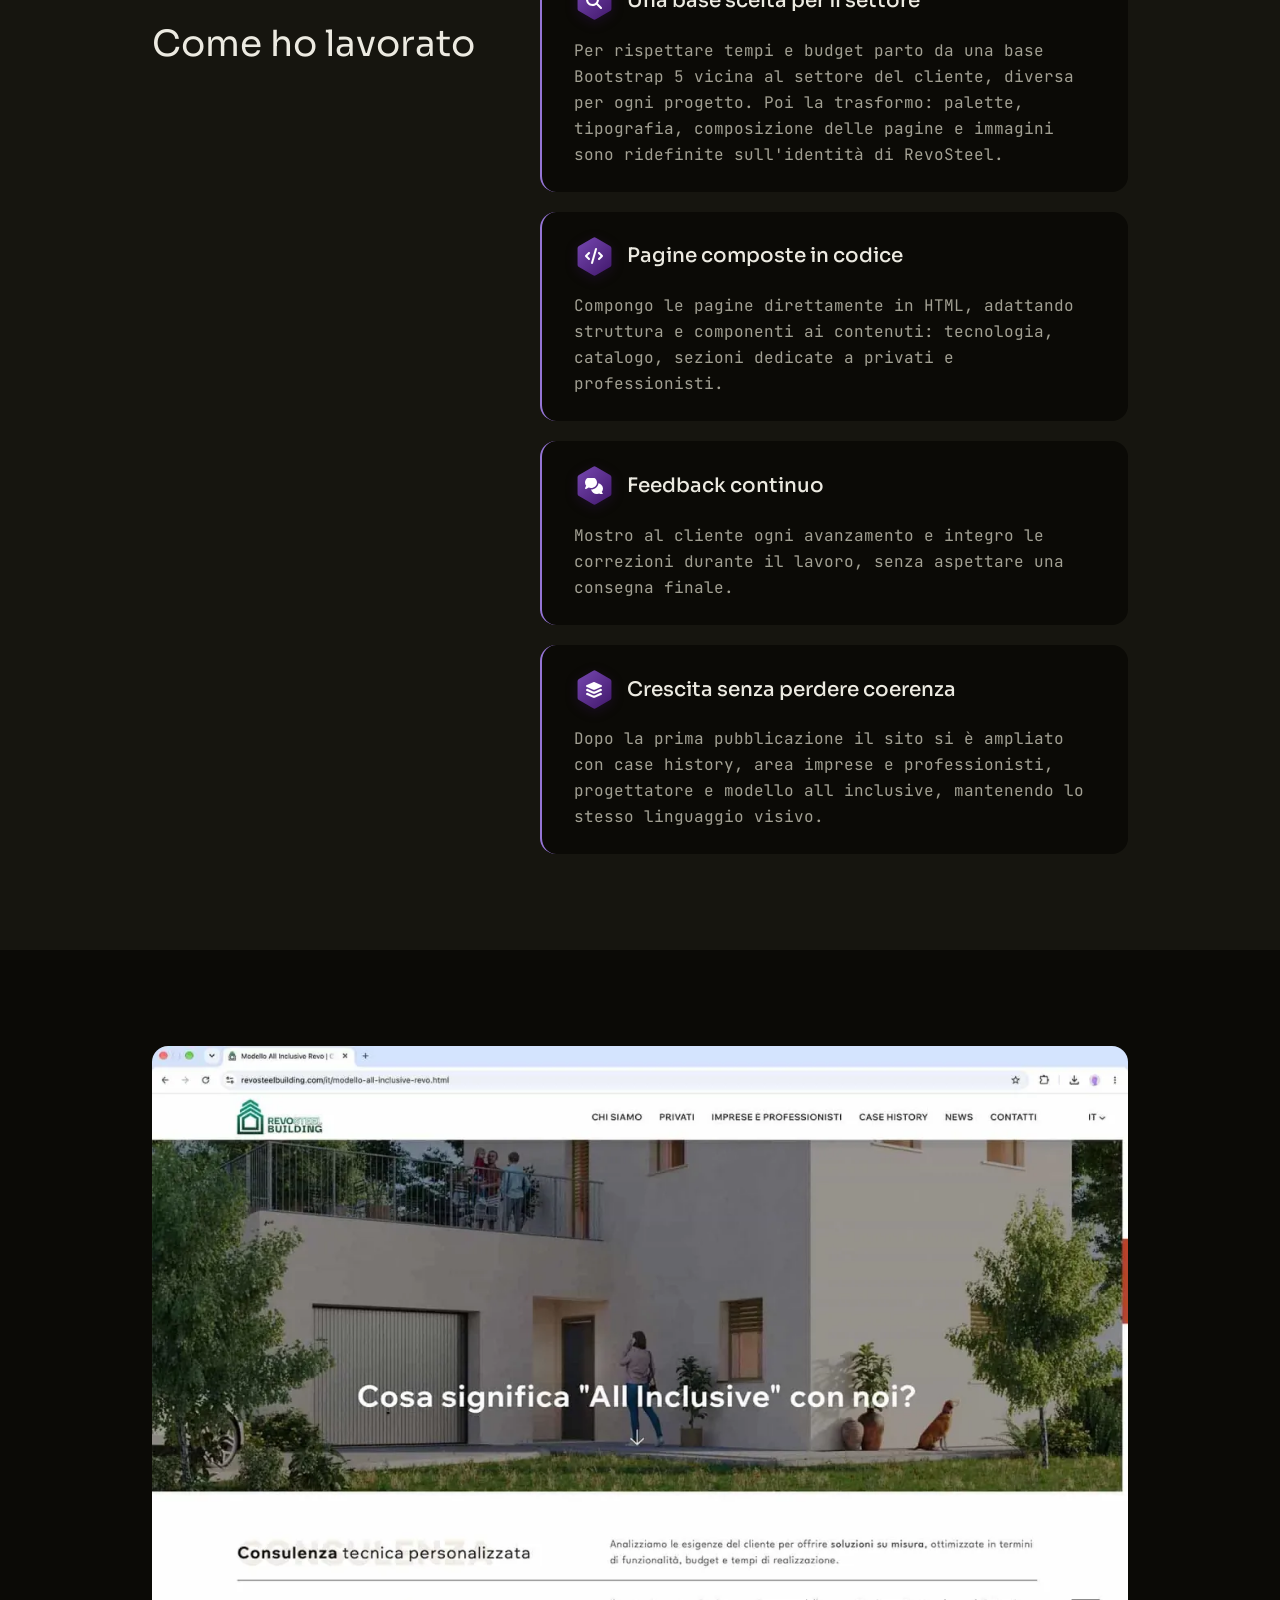
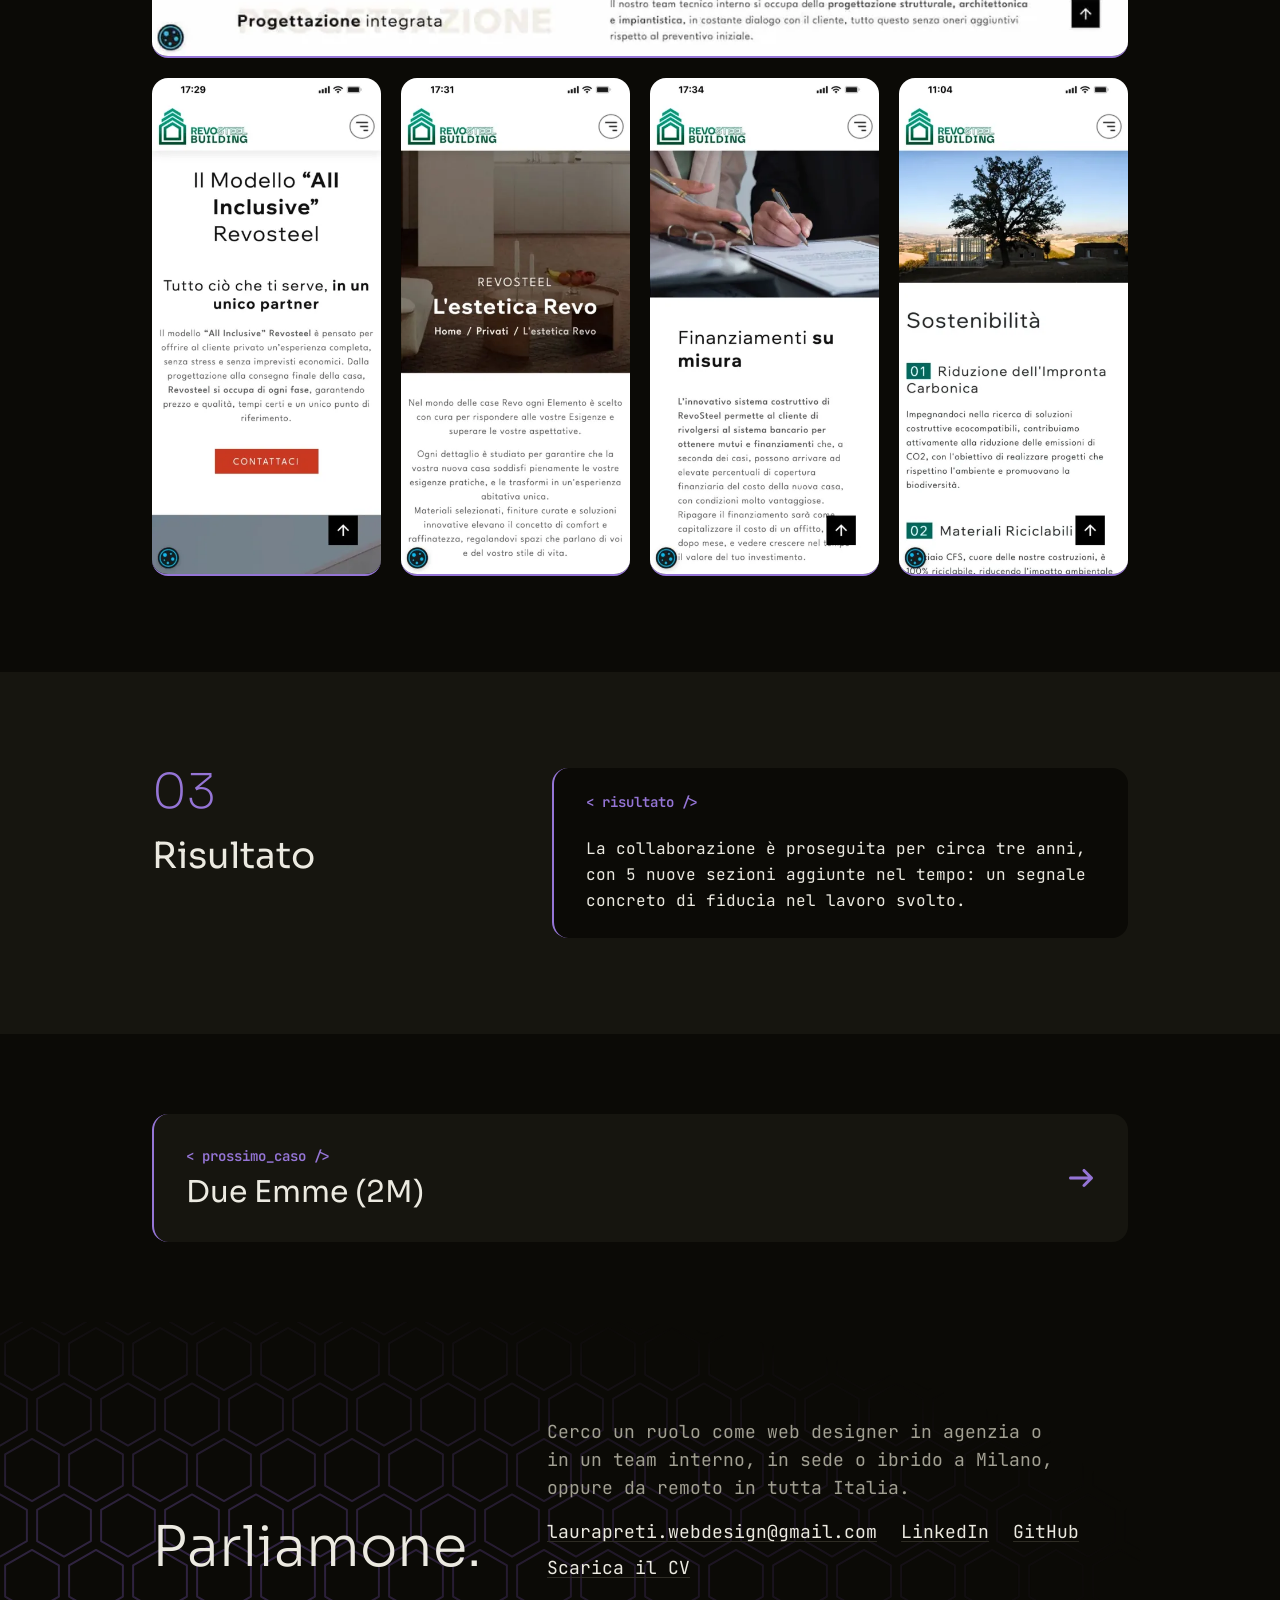
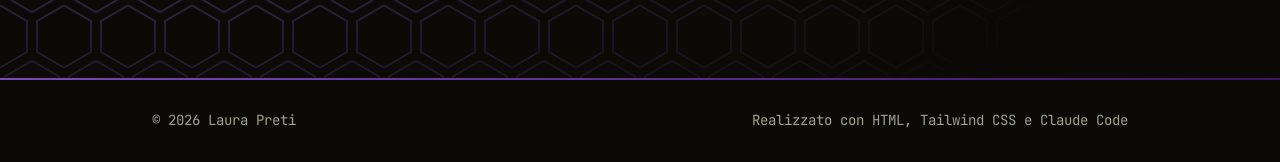
<file: case-revosteel.html>
<!doctype html>
<html lang="it" data-theme="dark">
<head>
<meta charset="utf-8">
<meta name="viewport" content="width=device-width, initial-scale=1, viewport-fit=cover">
<title>RevoSteel Building · Caso studio · Laura Preti</title>
<meta name="description" content="Case study: sito istituzionale e configuratore per RevoSteel Building, case in acciaio CFS. Layout e front-end in Bootstrap, cresciuti per step in circa tre anni.">
<script>
  try { var t = localStorage.getItem('theme'); if (t === 'light' || t === 'dark') document.documentElement.dataset.theme = t; } catch (e) {}
</script>

<!-- Favicon -->
<link rel="icon" href="favicon.ico" sizes="any">
<link rel="icon" type="image/svg+xml" href="favicon/favicon.svg">
<link rel="icon" type="image/png" sizes="32x32" href="favicon/favicon-32x32.png">
<link rel="icon" type="image/png" sizes="16x16" href="favicon/favicon-16x16.png">
<link rel="apple-touch-icon" sizes="180x180" href="favicon/apple-touch-icon.png">
<link rel="manifest" href="favicon/site.webmanifest">
<meta name="theme-color" content="#3D1466">

<!-- Anteprima social -->
<meta property="og:type" content="article">
<meta property="og:locale" content="it_IT">
<meta property="og:site_name" content="Laura Preti — Design & Code">
<meta property="og:title" content="RevoSteel Building · Case study">
<meta property="og:description" content="Case study: sito istituzionale e configuratore per RevoSteel Building, case in acciaio CFS. Layout e front-end in Bootstrap, cresciuti per step in circa tre anni.">
<meta property="og:url" content="https://laurapreti.github.io/portfolio/case-revosteel.html">
<meta property="og:image" content="https://laurapreti.github.io/portfolio/og-image-revosteel.png">
<meta property="og:image:width" content="1200">
<meta property="og:image:height" content="630">
<meta name="twitter:card" content="summary_large_image">

<link rel="preconnect" href="https://fonts.googleapis.com">
<link rel="preconnect" href="https://fonts.gstatic.com" crossorigin>
<!-- Font: caricati senza bloccare la prima visualizzazione (media="print" → "all" a caricamento finito) -->
<link rel="preload" as="style" href="https://fonts.googleapis.com/css2?family=JetBrains+Mono:ital,wght@0,100..800;1,100..800&family=Sora:wght@100..800&display=swap">
<link rel="stylesheet" href="https://fonts.googleapis.com/css2?family=JetBrains+Mono:ital,wght@0,100..800;1,100..800&family=Sora:wght@100..800&display=swap" media="print" onload="this.media='all'">
<noscript><link rel="stylesheet" href="https://fonts.googleapis.com/css2?family=JetBrains+Mono:ital,wght@0,100..800;1,100..800&family=Sora:wght@100..800&display=swap"></noscript>


<!-- Stili comuni a tutte le pagine: si modificano in css/input.css (npm run dev rigenera output.css) -->
<link rel="stylesheet" href="css/output.css">

<meta name="robots" content="noindex, nofollow">
</head>

<body class="font-sans antialiased leading-relaxed">

<!-- Barra di navigazione -->
<header class="sticky top-0 z-20 backdrop-blur-xs after:absolute after:h-0.5 after:w-full after:bottom-0 after:bg-linear-to-r after:from-glight after:to-gdark" style="top: env(safe-area-inset-top, 0px); background: color-mix(in srgb, var(--paper) 82%, transparent);">
  <nav class="mx-auto max-w-5xl px-6 h-16 flex items-center justify-between">
    <a href="index.html" class="flex items-center shrink-0">
      <img src="logo/kit/logo-badge-orizzontale.svg" alt="Laura Preti — design &amp; code" width="430" height="140" class="logo-light h-16 w-auto">
      <img src="logo/kit/logo-badge-orizzontale-negativo.svg" alt="Laura Preti — design &amp; code" width="430" height="140" class="logo-dark h-16 w-auto">
    </a>
    <div class="flex items-center gap-3 nav:gap-6">
      <div class="hidden nav:flex items-center gap-7 text-sm text-muted" data-menu-links>
        <a href="index.html#lavori" class="text-ink font-medium" aria-current="page">Lavori</a>
        <a href="index.html#profilo" class="hover:text-ink transition-colors">Profilo</a>
        <a href="index.html#competenze" class="hover:text-ink transition-colors">Competenze</a>
        <a href="cv.html" class="hover:text-ink transition-colors">CV</a>
        <a href="#contatto" class="hover:text-ink transition-colors">Contatti</a>
      </div>
      <!-- Interruttore tema chiaro/scuro -->
      <button type="button" class="theme-toggle" role="switch" aria-checked="false" aria-label="Tema scuro" title="Cambia tema">
        <span class="theme-toggle__knob" aria-hidden="true"></span>
        <svg class="svg-inline--fa theme-toggle__icon theme-toggle__sun text-xs" viewBox="0 0 576 512" aria-hidden="true"><use href="img/fa-icons.svg#fa-sun"/></svg>
        <svg class="svg-inline--fa theme-toggle__icon theme-toggle__moon text-xs" viewBox="0 0 512 512" aria-hidden="true"><use href="img/fa-icons.svg#fa-moon"/></svg>
      </button>
      
      <button type="button" class="menu-toggle nav:hidden" aria-expanded="false" aria-controls="menu-mobile" aria-label="Apri il menu">
        <span class="menu-toggle__bar"></span><span class="menu-toggle__bar"></span><span class="menu-toggle__bar"></span>
      </button>
    </div>
  </nav>
</header>

<main id="top">
  <section class="hero-hex flow-root pt-10 md:pt-20">
    <div class="mx-auto max-w-5xl px-6">
      <a href="index.html#lavori" class="rise rise-1 inline-flex items-center gap-2 text-sm text-muted hover:text-ink transition-colors mb-10">
        <svg class="svg-inline--fa w-4 h-4 icon-line" viewBox="0 0 512 512" aria-hidden="true"><use href="img/fa-icons.svg#fa-arrow-left"/></svg>Tutti i lavori
      </a>
      <p class="rise rise-1 font-sans text-sm text-accent mb-6 font-semibold">&lt; caso_studio /&gt;</p>
      <h1 class="rise rise-2 font-display leading-[1.05] tracking-[-0.01em] font-extralight"
          style="font-size: clamp(2.4rem, 7vw, 4.4rem);">
        RevoSteel <em class="font-normal">Building</em>
      </h1>
      <p class="rise rise-3 mt-8 max-w-2xl text-lg text-muted">
        Il sito e il configuratore di RevoSteel Building, impresa che realizza case in acciaio CFS: più di 26 pagine in due lingue, cresciute per step in circa tre anni di collaborazione.
      </p>
      <div class="rise rise-4 mt-9 flex flex-wrap items-center gap-x-6 gap-y-3 text-sm">
        <a href="https://www.revosteelbuilding.com" target="_blank" rel="noopener"
          class="inline-flex items-center gap-2 rounded-full px-5 py-2.5 font-medium transition-transform hover:-translate-y-0.5 bg-linear-to-br from-glight to-gdark text-white">
          Visita il sito
          <svg class="svg-inline--fa w-4 h-4 icon-line" viewBox="0 0 512 512" aria-hidden="true"><use href="img/fa-icons.svg#fa-arrow-up-right-from-square"/></svg>
        </a>
        <span class="text-muted">2023&ndash;2026 &middot; Sito &amp; configuratore &middot; Bootstrap 5</span>
      </div>
      
      <img src="img/revosteel/mockup-revosteel-800.webp" srcset="img/revosteel/mockup-revosteel-800.webp 800w, img/revosteel/mockup-revosteel-1200.webp 1200w, img/revosteel/mockup-revosteel-1600.webp 1600w" sizes="(min-width: 1024px) 976px, calc(100vw - 48px)" fetchpriority="high" alt="Revosteel Building" width="1600" height="853" class="rise rise-4 mt-12 md:mt-16 -mb-24 md:-mb-40 rounded-2xl w-full h-auto">
    </div>
  </section>
  
  <section class="pt-30 pb-16 md:pt-50 md:pb-24 bg-card">
    <div class="mx-auto max-w-5xl px-6">
      <dl class="divide-y divide-line border-y border-line">
        <div class="py-4 grid gap-1 sm:grid-cols-[12rem_1fr] sm:gap-6">
          <dt class="text-sm text-muted">Cliente</dt>
          <dd>RevoSteel Building S.p.A., costruzioni in acciaio CFS</dd>
        </div>
        <div class="py-4 grid gap-1 sm:grid-cols-[12rem_1fr] sm:gap-6">
          <dt class="text-sm text-muted">Progetto</dt>
          <dd>Sito istituzionale, catalogo case, sezioni per privati e professionisti, configuratore</dd>
        </div>
        <div class="py-4 grid gap-1 sm:grid-cols-[12rem_1fr] sm:gap-6">
          <dt class="text-sm text-muted">Link</dt>
          <dd><a href="https://www.revosteelbuilding.com" class="link" target="_blank" rel="noopener">revosteelbuilding.com</a></dd>
        </div>
        <div class="py-4 grid gap-1 sm:grid-cols-[12rem_1fr] sm:gap-6">
          <dt class="text-sm text-muted">Lingue</dt>
          <dd>Italiano, inglese</dd>
        </div>
        <div class="py-4 grid gap-1 sm:grid-cols-[12rem_1fr] sm:gap-6">
          <dt class="text-sm text-muted">Realizzato per</dt>
          <dd>Italia Multimedia S.r.l.</dd>
        </div>
        <div class="py-4 grid gap-1 sm:grid-cols-[12rem_1fr] sm:gap-6 sm:items-center">
          <dt class="text-sm text-muted">Tecnologie</dt>
          <dd>
            <ul class="flex flex-wrap gap-2 text-sm">
              <li class="rounded-full bg-accent/10 text-accent px-3 py-1 font-semibold">HTML5</li>
              <li class="rounded-full bg-accent/10 text-accent px-3 py-1 font-semibold">CSS3</li>
              <li class="rounded-full bg-accent/10 text-accent px-3 py-1 font-semibold">Bootstrap 5</li>
              <li class="rounded-full bg-accent/10 text-accent px-3 py-1 font-semibold">Template personalizzato</li>
            </ul>
          </dd>
        </div>
      </dl>
    </div>
  </section>

  <!-- RICHIESTA E MIO RUOLO -->
  <section class="py-10 md:py-24">
    <div class="mx-auto max-w-5xl px-6">
      <div class="grid gap-5 md:grid-cols-[1fr_1.6fr]">
        <div class="md:sticky md:top-24 md:self-start mb-6 md:mb-0">
          <p class="font-display text-accent text-5xl mb-5 font-extralight">01</p>
          <h2 class="font-display text-3xl sm:text-4xl font-normal">Richiesta e mio ruolo</h2>
        </div>
        <div class="space-y-5 max-w-2xl">
          <div class="border-l-2 border-accent py-6 px-8 rounded-2xl shadow-[3px_3px_5px_-3px_rgba(0,0,0,0.25)] dark:shadow-none bg-card">
            <p class="text-sm text-accent mb-6 font-semibold">&lt; la_richiesta /&gt;</p>
            <p>RevoSteel doveva presentare un'offerta complessa (tecnologia costruttiva, sette modelli di casa, servizi per privati e imprese) e permettere ai visitatori di stimare l'investimento con un configuratore. I tempi iniziali erano molto stretti: il sito è partito con le sezioni essenziali ed è cresciuto per step.</p>
          </div>
          <div class="border-l-2 border-accent py-6 px-8 rounded-2xl shadow-[3px_3px_5px_-3px_rgba(0,0,0,0.25)] dark:shadow-none bg-card">
            <p class="text-sm text-accent mb-6 font-semibold">&lt; il_mio_ruolo /&gt;</p>
            <ul class="skill-list space-y-4">
              <li><svg class="svg-inline--fa skill-icon icon-line" viewBox="0 0 512 512" aria-hidden="true"><use href="img/fa-icons.svg#fa-display"/></svg><span>Look and feel, composizione e versione responsive di tutto il sito.</span></li>
              <li><svg class="svg-inline--fa skill-icon icon-line" viewBox="0 0 576 512" aria-hidden="true"><use href="img/fa-icons.svg#fa-wrench"/></svg><span>Layout e interfaccia del configuratore.</span></li>
              <li><svg class="svg-inline--fa skill-icon icon-line" viewBox="0 0 576 512" aria-hidden="true"><use href="img/fa-icons.svg#fa-comments"/></svg><span>Gestione dei feedback del cliente, dalla prima versione agli ampliamenti successivi.</span></li>
            </ul>
            <p class="mt-6 pt-5 border-t border-line text-sm text-muted">La parte funzionale e il back-end, compresa la logica del configuratore, sono stati sviluppati dai colleghi sviluppatori.</p>
          </div>
        </div>
      </div>
    </div>
  </section>
  
  <section class="pb-10 md:pb-24">
    <div class="mx-auto max-w-5xl px-6">
      <img src="img/revosteel/mockup-revosteel-catalogo-800.webp" srcset="img/revosteel/mockup-revosteel-catalogo-800.webp 800w, img/revosteel/mockup-revosteel-catalogo-1200.webp 1200w, img/revosteel/mockup-revosteel-catalogo-1600.webp 1600w" sizes="(min-width: 1024px) 976px, calc(100vw - 48px)" loading="lazy" decoding="async" alt="RevoSteel Building - Catalogo" width="1600" height="853" class="rise rise-4 w-full h-auto">
    </div>
  </section>

  <!-- COME HO LAVORATO -->
  <section class="py-10 md:py-24 bg-card">
    <div class="mx-auto max-w-5xl px-6">
      <div class="grid gap-5 md:grid-cols-[1fr_1.6fr]">
        <div class="md:sticky md:top-24 md:self-start mb-6 md:mb-0">
          <p class="font-display text-accent text-5xl mb-5 font-extralight">02</p>
          <h2 class="font-display text-3xl sm:text-4xl font-normal">Come ho lavorato</h2>
        </div>
        <div class="space-y-5 max-w-2xl">
          <article class="skill-group border-l-2 border-accent py-6 px-8 rounded-2xl shadow-[3px_3px_5px_-3px_rgba(0,0,0,0.25)] dark:shadow-none bg-paper">
            <div class="skill-head mb-4">
              <span class="skill-badge" aria-hidden="true"><svg class="svg-inline--fa icon-line" viewBox="0 0 512 512" aria-hidden="true"><use href="img/fa-icons.svg#fa-magnifying-glass"/></svg></span>
              <h3 class="font-display text-xl font-medium">Una base scelta per il settore</h3>
            </div>
            <p class="text-muted">Per rispettare tempi e budget parto da una base Bootstrap 5 vicina al settore del cliente, diversa per ogni progetto. Poi la trasformo: palette, tipografia, composizione delle pagine e immagini sono ridefinite sull'identità di RevoSteel.</p>
          </article>
          <article class="skill-group border-l-2 border-accent py-6 px-8 rounded-2xl shadow-[3px_3px_5px_-3px_rgba(0,0,0,0.25)] dark:shadow-none bg-paper">
            <div class="skill-head mb-4">
              <span class="skill-badge" aria-hidden="true"><svg class="svg-inline--fa icon-line" viewBox="0 0 576 512" aria-hidden="true"><use href="img/fa-icons.svg#fa-code"/></svg></span>
              <h3 class="font-display text-xl font-medium">Pagine composte in codice</h3>
            </div>
            <p class="text-muted">Compongo le pagine direttamente in HTML, adattando struttura e componenti ai contenuti: tecnologia, catalogo, sezioni dedicate a privati e professionisti.</p>
          </article>
          <article class="skill-group border-l-2 border-accent py-6 px-8 rounded-2xl shadow-[3px_3px_5px_-3px_rgba(0,0,0,0.25)] dark:shadow-none bg-paper">
            <div class="skill-head mb-4">
              <span class="skill-badge" aria-hidden="true"><svg class="svg-inline--fa icon-line" viewBox="0 0 576 512" aria-hidden="true"><use href="img/fa-icons.svg#fa-comments"/></svg></span>
              <h3 class="font-display text-xl font-medium">Feedback continuo</h3>
            </div>
            <p class="text-muted">Mostro al cliente ogni avanzamento e integro le correzioni durante il lavoro, senza aspettare una consegna finale.</p>
          </article>
          <article class="skill-group border-l-2 border-accent py-6 px-8 rounded-2xl shadow-[3px_3px_5px_-3px_rgba(0,0,0,0.25)] dark:shadow-none bg-paper">
            <div class="skill-head mb-4">
              <span class="skill-badge" aria-hidden="true"><svg class="svg-inline--fa icon-line" viewBox="0 0 512 512" aria-hidden="true"><use href="img/fa-icons.svg#fa-layer-group"/></svg></span>
              <h3 class="font-display text-xl font-medium">Crescita senza perdere coerenza</h3>
            </div>
            <p class="text-muted">Dopo la prima pubblicazione il sito si è ampliato con case history, area imprese e professionisti, progettatore e modello all inclusive, mantenendo lo stesso linguaggio visivo.</p>
          </article>
        </div>
      </div>
    </div>
  </section>
  
  <section class="py-10 md:py-24">
    <div class="mx-auto max-w-5xl px-6 space-y-5">
      <a href="img/revosteel/screen-revosteel_1600x1000.jpg" data-lightbox="revosteel" class="lightbox-thumb">
        <img src="img/revosteel/screen-revosteel_1600x1000-800.webp" srcset="img/revosteel/screen-revosteel_1600x1000-800.webp 800w, img/revosteel/screen-revosteel_1600x1000-1200.webp 1200w, img/revosteel/screen-revosteel_1600x1000-1600.webp 1600w" sizes="(min-width: 1024px) 976px, calc(100vw - 48px)" loading="lazy" decoding="async" alt="RevoSteel Building — All Inclusive desktop" width="1600" height="1000" class="rise rise-4 rounded-2xl w-full h-auto border-b-2 border-accent shadow-[3px_3px_5px_-3px_rgba(0,0,0,0.25)] dark:shadow-none">
      </a>
      <div class="grid gap-5 grid-cols-2 md:grid-cols-4">
        <a href="img/revosteel/screen-revosteel-all-inclusive_778x1684.jpg" data-lightbox="revosteel" class="lightbox-thumb">
          <img src="img/revosteel/screen-revosteel-all-inclusive_778x1684-400.webp" srcset="img/revosteel/screen-revosteel-all-inclusive_778x1684-400.webp 400w, img/revosteel/screen-revosteel-all-inclusive_778x1684-778.webp 778w" sizes="(min-width: 1024px) 229px, (min-width: 768px) calc(25vw - 27px), calc(50vw - 34px)" loading="lazy" decoding="async" alt="RevoSteel Building — All Inclusive mobile" width="778" height="1684" class="rise rise-4 rounded-2xl w-full h-auto border-b-2 border-accent shadow-[3px_3px_5px_-3px_rgba(0,0,0,0.25)] dark:shadow-none">
        </a>
        <a href="img/revosteel/screen-revosteel-estetica_778x1684.jpg" data-lightbox="revosteel" class="lightbox-thumb">
          <img src="img/revosteel/screen-revosteel-estetica_778x1684-400.webp" srcset="img/revosteel/screen-revosteel-estetica_778x1684-400.webp 400w, img/revosteel/screen-revosteel-estetica_778x1684-778.webp 778w" sizes="(min-width: 1024px) 229px, (min-width: 768px) calc(25vw - 27px), calc(50vw - 34px)" loading="lazy" decoding="async" alt="RevoSteel Building — Estetica mobile" width="778" height="1684" class="rise rise-4 rounded-2xl w-full h-auto border-b-2 border-accent shadow-[3px_3px_5px_-3px_rgba(0,0,0,0.25)] dark:shadow-none">
        </a>
        <a href="img/revosteel/screen-revosteel-finanziamenti_778x1684.jpg" data-lightbox="revosteel" class="lightbox-thumb">
          <img src="img/revosteel/screen-revosteel-finanziamenti_778x1684-400.webp" srcset="img/revosteel/screen-revosteel-finanziamenti_778x1684-400.webp 400w, img/revosteel/screen-revosteel-finanziamenti_778x1684-778.webp 778w" sizes="(min-width: 1024px) 229px, (min-width: 768px) calc(25vw - 27px), calc(50vw - 34px)" loading="lazy" decoding="async" alt="RevoSteel Building — Finanziamenti mobile" width="778" height="1684" class="rise rise-4 rounded-2xl w-full h-auto border-b-2 border-accent shadow-[3px_3px_5px_-3px_rgba(0,0,0,0.25)] dark:shadow-none">
        </a>
        <a href="img/revosteel/screen-revosteel-chi-siamo_778x1684.jpg" data-lightbox="revosteel" class="lightbox-thumb">
          <img src="img/revosteel/screen-revosteel-chi-siamo_778x1684-400.webp" srcset="img/revosteel/screen-revosteel-chi-siamo_778x1684-400.webp 400w, img/revosteel/screen-revosteel-chi-siamo_778x1684-778.webp 778w" sizes="(min-width: 1024px) 229px, (min-width: 768px) calc(25vw - 27px), calc(50vw - 34px)" loading="lazy" decoding="async" alt="RevoSteel Building — Chi Siamo mobile" width="778" height="1684" class="rise rise-4 rounded-2xl w-full h-auto border-b-2 border-accent shadow-[3px_3px_5px_-3px_rgba(0,0,0,0.25)] dark:shadow-none">
        </a>
      </div>
    </div>
  </section>

  <!-- RISULTATO -->
  <section class="py-10 md:py-24 bg-card">
    <div class="mx-auto max-w-5xl px-6">
      <div class="grid gap-10 md:grid-cols-[1fr_1.6fr]">
        <div class="mb-6 md:mb-0">
          <p class="font-display text-accent text-5xl mb-5 font-extralight">03</p>
          <h2 class="font-display text-3xl sm:text-4xl font-normal">Risultato</h2>
        </div>
        <div class="space-y-5 max-w-2xl">
          <div class="border-l-2 border-accent py-6 px-8 rounded-2xl shadow-[3px_3px_5px_-3px_rgba(0,0,0,0.25)] dark:shadow-none bg-paper">
            <p class="text-sm text-accent mb-6 font-semibold">&lt; risultato /&gt;</p>
            <p>La collaborazione è proseguita per circa tre anni, con 5 nuove sezioni aggiunte nel tempo: un segnale concreto di fiducia nel lavoro svolto.</p>
          </div>
        </div>
      </div>
    </div>
  </section>

  <!-- PROSSIMO CASO -->
  <section class="py-10 md:py-20">
    <div class="mx-auto max-w-5xl px-6">
      <a href="case-due-emme.html" class="group flex items-center justify-between gap-6 border-l-2 border-accent py-8 px-8 rounded-2xl shadow-[3px_3px_5px_-3px_rgba(0,0,0,0.25)] dark:shadow-none bg-card">
        <span>
          <span class="block text-sm text-accent mb-2 font-semibold">&lt; prossimo_caso /&gt;</span>
          <span class="font-display text-2xl sm:text-3xl font-normal">Due Emme (2M)</span>
        </span>
        <svg class="svg-inline--fa w-8 h-8 shrink-0 text-2xl icon-line text-accent transition-transform group-hover:translate-x-1" viewBox="0 0 512 512" aria-hidden="true"><use href="img/fa-icons.svg#fa-arrow-right"/></svg>
      </a>
    </div>
  </section>

  <!-- CONTATTO -->
  <section id="contatto" class="contact-hex py-10 sm:py-24">
    <div class="mx-auto max-w-5xl px-6">
      <div class="grid gap-8 sm:grid-cols-[1fr_1.6fr] sm:items-end">
        <h2 class="font-display leading-tight" style="font-weight:300; font-size: clamp(2rem, 6vw, 3.5rem);">
          Parliamone.
        </h2>
        <div class="space-y-4 text-lg">
          <p class="text-muted max-w-lg">
            Cerco un ruolo come web designer in agenzia o in un team interno, in sede o ibrido a Milano, oppure da remoto in tutta Italia.
          </p>
          <div class="flex flex-wrap gap-x-6 gap-y-2">
            <a href="mailto:laurapreti.webdesign@gmail.com" class="link">laurapreti.webdesign@gmail.com</a>
            <a href="https://www.linkedin.com/in/laura-preti-web-designer/" target="_blank" class="link">LinkedIn</a>
            <a href="https://github.com/laurapreti" class="link">GitHub</a>
            <a href="cv-laura-preti.pdf" download class="link">Scarica il CV</a>
          </div>
        </div>
      </div>
    </div>
  </section>

</main>

<footer class="relative after:absolute after:h-0.5 after:w-full after:top-0 after:bg-linear-to-r after:from-glight after:to-gdark">
  <div class="mx-auto max-w-5xl px-6 py-8 flex flex-wrap items-center justify-between gap-4 text-sm text-muted">
    <span>&copy; 2026 Laura Preti</span>
    <span>Realizzato con HTML, Tailwind CSS e Claude Code</span>
  </div>
</footer>

<!-- Interruttore tema: il predefinito è scuro (data-theme="dark" su <html>); la scelta del visitatore viene ricordata -->
<script>
  (function () {
    var root = document.documentElement;
    var btn = document.querySelector('.theme-toggle');
    if (!btn) return;
    function isDark() { return root.dataset.theme !== 'light'; }
    function sync() { btn.setAttribute('aria-checked', isDark() ? 'true' : 'false'); }
    btn.addEventListener('click', function () {
      var next = isDark() ? 'light' : 'dark';
      root.dataset.theme = next;
      try { localStorage.setItem('theme', next); } catch (e) {}
      sync();
    });
    sync();
  })();
</script>
<!-- Lightbox della galleria screen -->
<script src="js/lightbox.js" defer></script>
<!-- Menu mobile -->
<script src="js/menu.js" defer></script>
</body>
</html>
</file>
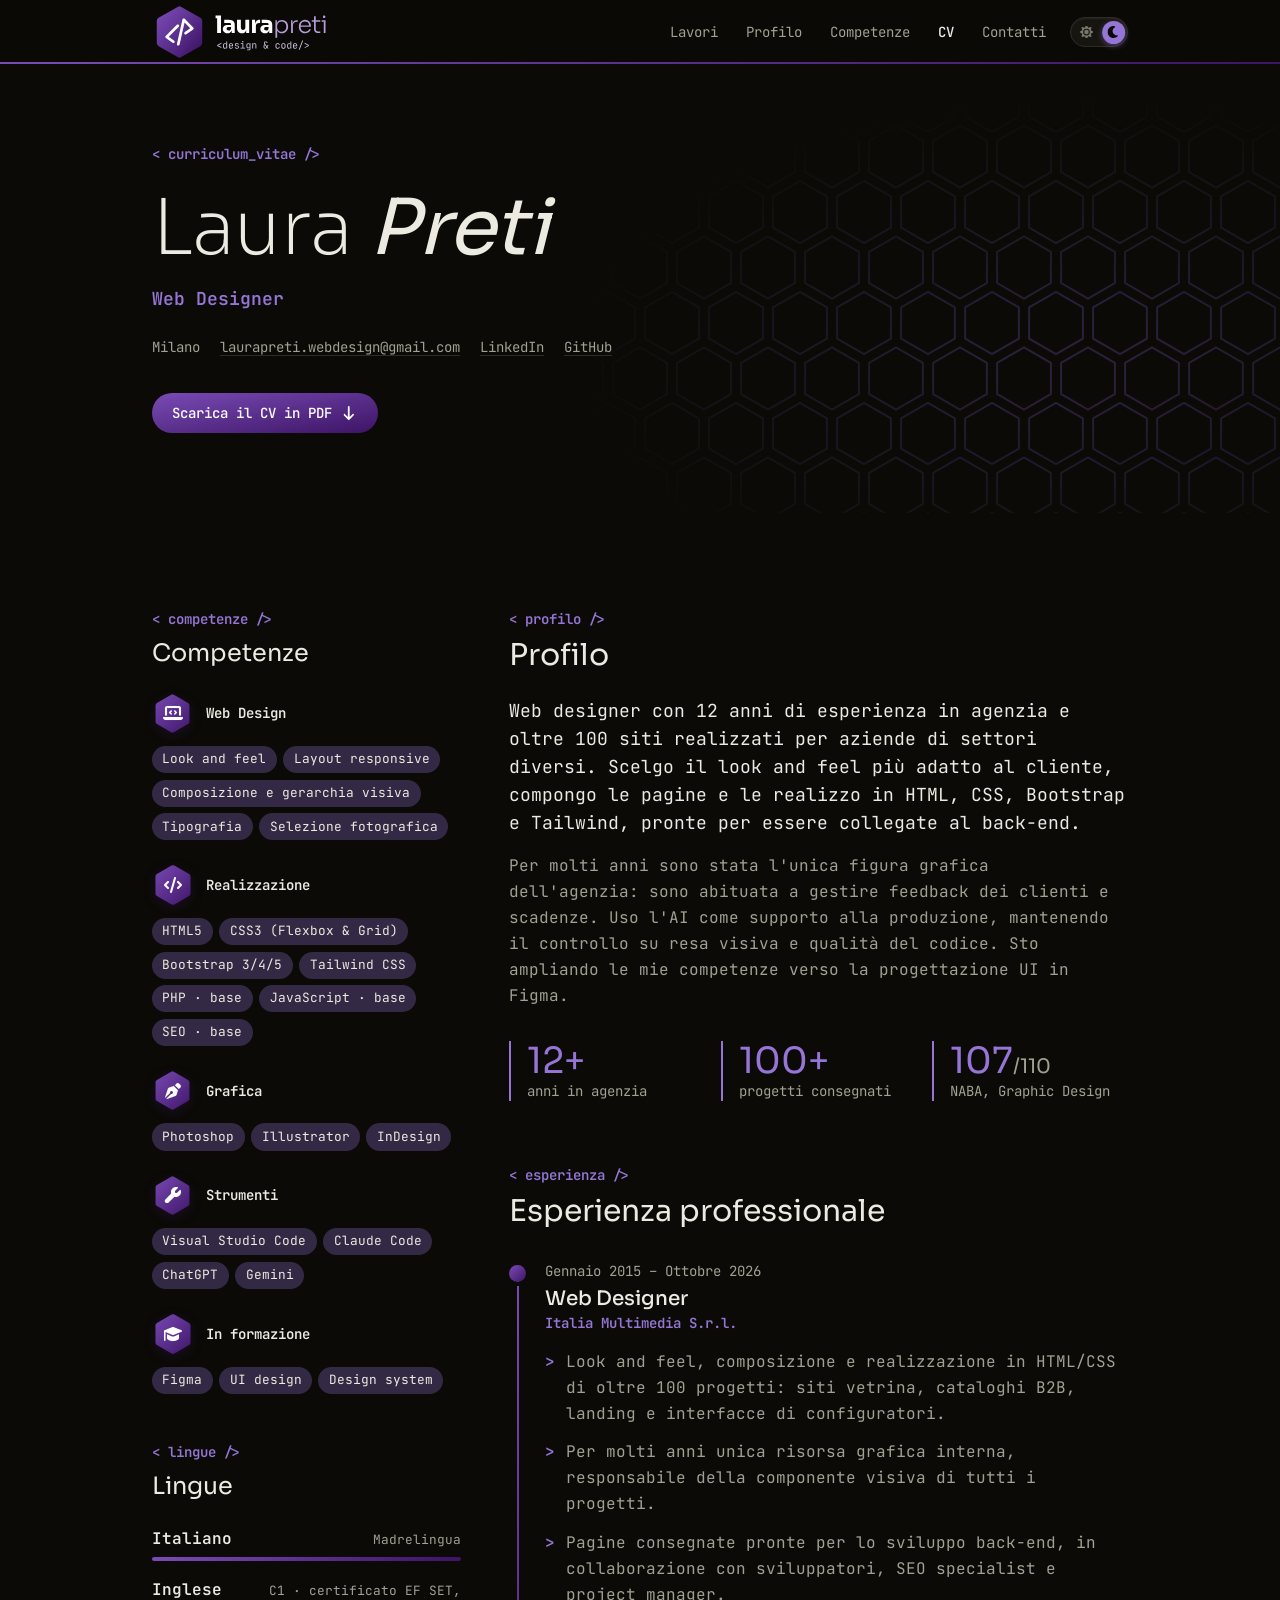
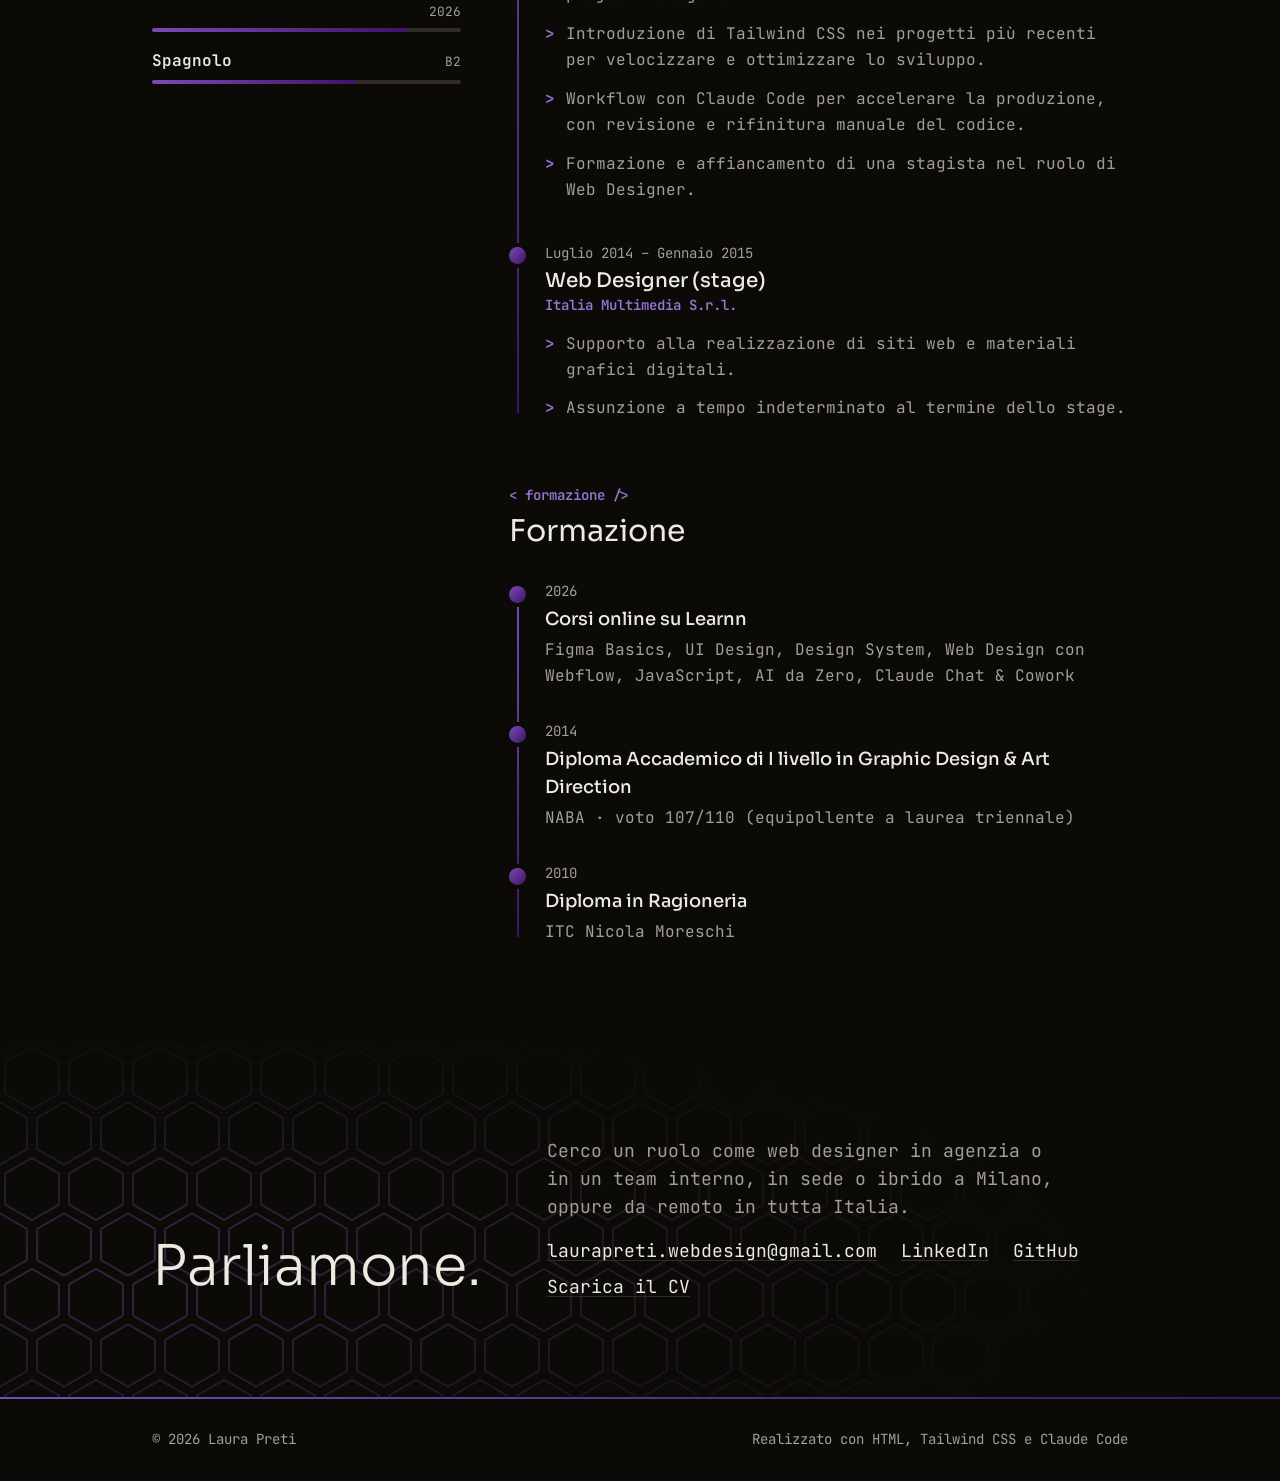
<file: cv.html>
<!doctype html>
<html lang="it" data-theme="dark">
<head>
<meta charset="utf-8">
<meta name="viewport" content="width=device-width, initial-scale=1, viewport-fit=cover">
<title>Curriculum · Laura Preti — Front-end Developer &amp; Web Designer</title>
<meta name="description" content="Curriculum di Laura Preti: web designer e front-end developer con 12 anni di esperienza in agenzia, HTML, CSS, Bootstrap e Tailwind CSS.">
<script>
  try { var t = localStorage.getItem('theme'); if (t === 'light' || t === 'dark') document.documentElement.dataset.theme = t; } catch (e) {}
</script>

<!-- Favicon -->
<link rel="icon" href="favicon.ico" sizes="any">
<link rel="icon" type="image/svg+xml" href="favicon/favicon.svg">
<link rel="icon" type="image/png" sizes="32x32" href="favicon/favicon-32x32.png">
<link rel="icon" type="image/png" sizes="16x16" href="favicon/favicon-16x16.png">
<link rel="apple-touch-icon" sizes="180x180" href="favicon/apple-touch-icon.png">
<link rel="manifest" href="favicon/site.webmanifest">
<meta name="theme-color" content="#3D1466">

<!-- Anteprima social -->
<meta property="og:type" content="profile">
<meta property="og:locale" content="it_IT">
<meta property="og:site_name" content="Laura Preti — Design & Code">
<meta property="og:title" content="Curriculum · Laura Preti">
<meta property="og:description" content="Web designer e front-end developer con 12 anni di esperienza in agenzia.">
<meta property="og:url" content="https://laurapreti.github.io/portfolio/cv.html">
<meta property="og:image" content="https://laurapreti.github.io/portfolio/og-image.png">
<meta property="og:image:width" content="1200">
<meta property="og:image:height" content="630">
<meta name="twitter:card" content="summary_large_image">

<link rel="preconnect" href="https://fonts.googleapis.com">
<link rel="preconnect" href="https://fonts.gstatic.com" crossorigin>
<!-- Font: caricati senza bloccare la prima visualizzazione (media="print" → "all" a caricamento finito) -->
<link rel="preload" as="style" href="https://fonts.googleapis.com/css2?family=JetBrains+Mono:ital,wght@0,100..800;1,100..800&family=Sora:wght@100..800&display=swap">
<link rel="stylesheet" href="https://fonts.googleapis.com/css2?family=JetBrains+Mono:ital,wght@0,100..800;1,100..800&family=Sora:wght@100..800&display=swap" media="print" onload="this.media='all'">
<noscript><link rel="stylesheet" href="https://fonts.googleapis.com/css2?family=JetBrains+Mono:ital,wght@0,100..800;1,100..800&family=Sora:wght@100..800&display=swap"></noscript>


<link rel="stylesheet" href="css/output.css">

<meta name="robots" content="noindex, nofollow">
</head>

<body class="font-sans antialiased leading-relaxed">

<!-- Barra di navigazione -->
<header class="sticky top-0 z-20 backdrop-blur-xs after:absolute after:h-0.5 after:w-full after:bottom-0 after:bg-linear-to-r after:from-glight after:to-gdark" style="top: env(safe-area-inset-top, 0px); background: color-mix(in srgb, var(--paper) 82%, transparent);">
  <nav class="mx-auto max-w-5xl px-6 h-16 flex items-center justify-between">
    <a href="index.html" class="flex items-center shrink-0">
      <img src="logo/kit/logo-badge-orizzontale.svg" alt="Laura Preti — design &amp; code" width="430" height="140" class="logo-light h-16 w-auto">
      <img src="logo/kit/logo-badge-orizzontale-negativo.svg" fetchpriority="high" alt="Laura Preti — design &amp; code" width="430" height="140" class="logo-dark h-16 w-auto">
    </a>
    <div class="flex items-center gap-3 nav:gap-6">
      <div class="hidden nav:flex items-center gap-7 text-sm text-muted" data-menu-links>
        <a href="index.html#lavori" class="hover:text-ink transition-colors">Lavori</a>
        <a href="index.html#profilo" class="hover:text-ink transition-colors">Profilo</a>
        <a href="index.html#competenze" class="hover:text-ink transition-colors">Competenze</a>
        <a href="cv.html" class="text-ink font-medium" aria-current="page">CV</a>
        <a href="#contatto" class="hover:text-ink transition-colors">Contatti</a>
      </div>
      <!-- Interruttore tema chiaro/scuro -->
      <button type="button" class="theme-toggle" role="switch" aria-checked="false" aria-label="Tema scuro" title="Cambia tema">
        <span class="theme-toggle__knob" aria-hidden="true"></span>
        <svg class="svg-inline--fa theme-toggle__icon theme-toggle__sun text-xs" viewBox="0 0 576 512" aria-hidden="true"><use href="img/fa-icons.svg#fa-sun"/></svg>
        <svg class="svg-inline--fa theme-toggle__icon theme-toggle__moon text-xs" viewBox="0 0 512 512" aria-hidden="true"><use href="img/fa-icons.svg#fa-moon"/></svg>
      </button>
      
      <button type="button" class="menu-toggle nav:hidden" aria-expanded="false" aria-controls="menu-mobile" aria-label="Apri il menu">
        <span class="menu-toggle__bar"></span><span class="menu-toggle__bar"></span><span class="menu-toggle__bar"></span>
      </button>
    </div>
  </nav>
</header>

<main id="top">
  
  <section class="hero-hex py-10 md:pt-20 md:pb-20">
    <div class="mx-auto max-w-5xl px-6">
      <div>
        <p class="rise rise-1 font-sans text-sm text-accent mb-6 font-semibold">&lt; curriculum_vitae /&gt;</p>
        <h1 class="rise rise-2 font-display leading-[1.05] tracking-[-0.01em] font-extralight"
            style="font-size: clamp(2.6rem, 8vw, 4.8rem);">
          Laura <em class="font-normal">Preti</em>
        </h1>
        <p class="rise rise-3 mt-4 text-lg text-accent font-semibold">Web Designer</p>
        <!-- Contatti -->
        <ul class="rise rise-3 mt-6 flex flex-wrap gap-x-5 gap-y-2 text-sm text-muted">
          <li>Milano</li>
          <li><a href="mailto:laurapreti.webdesign@gmail.com" class="link">laurapreti.webdesign@gmail.com</a></li>
          <li><a href="https://www.linkedin.com/in/laura-preti-web-designer/" target="_blank" class="link">LinkedIn</a></li>
          <li><a href="https://github.com/laurapreti" class="link">GitHub</a></li>
        </ul>
      </div>
      <!-- Download del CV: il PDF è curato a parte in InDesign (cv-indesign/) -->
      <div class="rise rise-4 mt-9 flex flex-wrap items-center gap-x-6 gap-y-3 text-sm">
        <a href="cv-laura-preti.pdf" download
          class="inline-flex items-center gap-2 rounded-full px-5 py-2.5 font-medium transition-transform hover:-translate-y-0.5 bg-linear-to-br from-glight to-gdark text-white">
          Scarica il CV in PDF
          <svg class="svg-inline--fa w-4 h-4 icon-line" viewBox="0 0 384 512" aria-hidden="true"><use href="img/fa-icons.svg#fa-arrow-down"/></svg>
        </a>
      </div>
    </div>
  </section>

  <!-- CORPO DEL CV: colonna laterale + colonna principale -->
  <div class="mx-auto max-w-5xl px-6 py-10 md:py-24 grid gap-14 md:grid-cols-[1fr_2fr] md:gap-12">

    <!-- COLONNA LATERALE -->
    <aside class="space-y-12 md:sticky md:top-24 md:self-start">

      <section aria-labelledby="t-competenze">
        <p class="text-sm text-accent font-semibold">&lt; competenze /&gt;</p>
        <h2 id="t-competenze" class="mt-2 mb-6 font-display text-2xl font-normal">Competenze</h2>
        <div class="space-y-6">
          <div class="cv-skill">
            <div class="skill-head mb-3">
              <span class="skill-badge" aria-hidden="true"><svg class="svg-inline--fa icon-line" viewBox="0 0 640 512" aria-hidden="true"><use href="img/fa-icons.svg#fa-laptop-code"/></svg></span>
              <h3 class="text-sm font-semibold">Web Design</h3>
            </div>
            <ul class="cv-chips">
              <li>Look and feel</li>
              <li>Layout responsive</li>
              <li>Composizione e gerarchia visiva</li>
              <li>Tipografia</li>
              <li>Selezione fotografica</li>
            </ul>
          </div>
          <div class="cv-skill">
            <div class="skill-head mb-3">
              <span class="skill-badge" aria-hidden="true"><svg class="svg-inline--fa icon-line" viewBox="0 0 576 512" aria-hidden="true"><use href="img/fa-icons.svg#fa-code"/></svg></span>
              <h3 class="text-sm font-semibold">Realizzazione</h3>
            </div>
            <ul class="cv-chips">
              <li>HTML5</li>
              <li>CSS3 (Flexbox & Grid)</li>
              <li>Bootstrap 3/4/5</li>
              <li>Tailwind CSS</li>
              <li>PHP · base</li>
              <li>JavaScript · base</li>
              <li>SEO · base</li>
            </ul>
          </div>
          <div class="cv-skill">
            <div class="skill-head mb-3">
              <span class="skill-badge" aria-hidden="true"><svg class="svg-inline--fa icon-line" viewBox="0 0 512 512" aria-hidden="true"><use href="img/fa-icons.svg#fa-pen-nib"/></svg></span>
              <h3 class="text-sm font-semibold">Grafica</h3>
            </div>
            <ul class="cv-chips">
              <li>Photoshop</li>
              <li>Illustrator</li>
              <li>InDesign</li>
            </ul>
          </div>
          <div class="cv-skill">
            <div class="skill-head mb-3">
              <span class="skill-badge" aria-hidden="true"><svg class="svg-inline--fa icon-line" viewBox="0 0 576 512" aria-hidden="true"><use href="img/fa-icons.svg#fa-wrench"/></svg></span>
              <h3 class="text-sm font-semibold">Strumenti</h3>
            </div>
            <ul class="cv-chips">
              <li>Visual Studio Code</li>
              <li>Claude Code</li>
              <li>ChatGPT</li>
              <li>Gemini</li>
            </ul>
          </div>
          <div class="cv-skill">
            <div class="skill-head mb-3">
              <span class="skill-badge" aria-hidden="true"><svg class="svg-inline--fa icon-line" viewBox="0 0 576 512" aria-hidden="true"><use href="img/fa-icons.svg#fa-graduation-cap"/></svg></span>
              <h3 class="text-sm font-semibold">In formazione</h3>
            </div>
            <ul class="cv-chips">
              <li>Figma</li>
              <li>UI design</li>
              <li>Design system</li>
            </ul>
          </div>
        </div>
      </section>

      <section aria-labelledby="t-lingue">
        <p class="text-sm text-accent font-semibold">&lt; lingue /&gt;</p>
        <h2 id="t-lingue" class="mt-2 mb-6 font-display text-2xl font-normal">Lingue</h2>
        <!-- --livello: lunghezza della barra (100% madrelingua, C1 ≈ 83%, B2 ≈ 66%) -->
        <dl class="space-y-4">
          <div class="cv-lang" style="--livello: 100%"><dt>Italiano</dt><dd>Madrelingua</dd></div>
          <div class="cv-lang" style="--livello: 83%"><dt>Inglese</dt><dd>C1 &middot; certificato EF SET, 2026</dd></div>
          <div class="cv-lang" style="--livello: 66%"><dt>Spagnolo</dt><dd>B2</dd></div>
        </dl>
      </section>
    </aside>

    <!-- COLONNA PRINCIPALE -->
    <div class="space-y-16">

      <section aria-labelledby="t-profilo">
        <p class="text-sm text-accent font-semibold">&lt; profilo /&gt;</p>
        <h2 id="t-profilo" class="mt-2 mb-6 font-display text-3xl font-normal">Profilo</h2>
        <p class="text-lg">
          Web designer con 12 anni di esperienza in agenzia e oltre 100 siti realizzati per aziende di settori diversi. Scelgo il look and feel più adatto al cliente, compongo le pagine e le realizzo in HTML, CSS, Bootstrap e Tailwind, pronte per essere collegate al back-end.
        </p>
        <p class="mt-4 text-muted">
          Per molti anni sono stata l'unica figura grafica dell'agenzia: sono abituata a gestire feedback dei clienti e scadenze. Uso l'AI come supporto alla produzione, mantenendo il controllo su resa visiva e qualità del codice. Sto ampliando le mie competenze verso la progettazione UI in Figma.
        </p>
        <!-- Numeri chiave -->
        <dl class="mt-8 grid grid-cols-2 sm:grid-cols-3 gap-4">
          <div class="border-l-2 border-accent pl-4">
            <dt class="font-display text-4xl text-accent font-normal">12+</dt>
            <dd class="text-sm text-muted">anni in agenzia</dd>
          </div>
          <div class="border-l-2 border-accent pl-4">
            <dt class="font-display text-4xl text-accent font-normal">100+</dt>
            <dd class="text-sm text-muted">progetti consegnati</dd>
          </div>
          <div class="border-l-2 border-accent pl-4 col-span-2 sm:col-span-1">
            <dt class="font-display text-4xl text-accent font-normal">107<small class="text-muted text-xl">/110</small></dt>
            <dd class="text-sm text-muted">NABA, Graphic Design</dd>
          </div>
        </dl>
      </section>

      <section aria-labelledby="t-esperienza">
        <p class="text-sm text-accent font-semibold">&lt; esperienza /&gt;</p>
        <h2 id="t-esperienza" class="mt-2 mb-8 font-display text-3xl font-normal">Esperienza professionale</h2>
        <ol class="cv-timeline space-y-10">
          <li class="cv-timeline__item">
            <p class="text-sm text-muted">Gennaio 2015 – Ottobre 2026</p>
            <h3 class="mt-1 font-display text-xl font-medium">Web Designer</h3>
            <p class="text-sm text-accent font-semibold">Italia Multimedia S.r.l.</p>
            <ul class="cv-bullets mt-4">
              <li>Look and feel, composizione e realizzazione in HTML/CSS di oltre 100 progetti: siti vetrina, cataloghi B2B, landing e interfacce di configuratori.</li>
              <li>Per molti anni unica risorsa grafica interna, responsabile della componente visiva di tutti i progetti.</li>
              <li>Pagine consegnate pronte per lo sviluppo back-end, in collaborazione con sviluppatori, SEO specialist e project manager.</li>
              <li>Introduzione di Tailwind CSS nei progetti più recenti per velocizzare e ottimizzare lo sviluppo.</li>
              <li>Workflow con Claude Code per accelerare la produzione, con revisione e rifinitura manuale del codice.</li>
              <li>Formazione e affiancamento di una stagista nel ruolo di Web Designer.</li>
            </ul>
          </li>
          <li class="cv-timeline__item">
            <p class="text-sm text-muted">Luglio 2014 – Gennaio 2015</p>
            <h3 class="mt-1 font-display text-xl font-medium">Web Designer (stage)</h3>
            <p class="text-sm text-accent font-semibold">Italia Multimedia S.r.l.</p>
            <ul class="cv-bullets mt-4">
              <li>Supporto alla realizzazione di siti web e materiali grafici digitali.</li>
              <li>Assunzione a tempo indeterminato al termine dello stage.</li>
            </ul>
          </li>
        </ol>
      </section>

      <section aria-labelledby="t-formazione">
        <p class="text-sm text-accent font-semibold">&lt; formazione /&gt;</p>
        <h2 id="t-formazione" class="mt-2 mb-8 font-display text-3xl font-normal">Formazione</h2>
        <ol class="cv-timeline space-y-8">
          <li class="cv-timeline__item">
            <p class="text-sm text-muted">2026</p>
            <h3 class="mt-1 font-display text-lg font-medium">Corsi online su Learnn</h3>
            <p class="mt-1 text-muted">Figma Basics, UI Design, Design System, Web Design con Webflow, JavaScript, AI da Zero, Claude Chat &amp; Cowork</p>
          </li>
          <li class="cv-timeline__item">
            <p class="text-sm text-muted">2014</p>
            <h3 class="mt-1 font-display text-lg font-medium">Diploma Accademico di I livello in Graphic Design &amp; Art Direction</h3>
            <p class="mt-1 text-muted">NABA &middot; voto 107/110 (equipollente a laurea triennale)</p>
          </li>
          <li class="cv-timeline__item">
            <p class="text-sm text-muted">2010</p>
            <h3 class="mt-1 font-display text-lg font-medium">Diploma in Ragioneria</h3>
            <p class="mt-1 text-muted">ITC Nicola Moreschi</p>
          </li>
        </ol>
      </section>
    </div>
  </div>

  <!-- CONTATTO -->
  <section id="contatto" class="contact-hex py-10 sm:py-24">
    <div class="mx-auto max-w-5xl px-6">
      <div class="grid gap-8 sm:grid-cols-[1fr_1.6fr] sm:items-end">
        <h2 class="font-display leading-tight" style="font-weight:300; font-size: clamp(2rem, 6vw, 3.5rem);">
          Parliamone.
        </h2>
        <div class="space-y-4 text-lg">
          <p class="text-muted max-w-lg">
            Cerco un ruolo come web designer in agenzia o in un team interno, in sede o ibrido a Milano, oppure da remoto in tutta Italia.
          </p>
          <div class="flex flex-wrap gap-x-6 gap-y-2">
            <a href="mailto:laurapreti.webdesign@gmail.com" class="link">laurapreti.webdesign@gmail.com</a>
            <a href="https://www.linkedin.com/in/laura-preti-web-designer/" target="_blank" class="link">LinkedIn</a>
            <a href="https://github.com/laurapreti" class="link">GitHub</a>
            <a href="cv-laura-preti.pdf" download class="link">Scarica il CV</a>
          </div>
        </div>
      </div>
    </div>
  </section>

</main>

<footer class="relative after:absolute after:h-0.5 after:w-full after:top-0 after:bg-linear-to-r after:from-glight after:to-gdark">
  <div class="mx-auto max-w-5xl px-6 py-8 flex flex-wrap items-center justify-between gap-4 text-sm text-muted">
    <span>&copy; 2026 Laura Preti</span>
    <span>Realizzato con HTML, Tailwind CSS e Claude Code</span>
  </div>
</footer>

<!-- Interruttore tema: il predefinito è scuro (data-theme="dark" su <html>); la scelta del visitatore viene ricordata -->
<script>
  (function () {
    var root = document.documentElement;
    var btn = document.querySelector('.theme-toggle');
    if (!btn) return;
    function isDark() { return root.dataset.theme !== 'light'; }
    function sync() { btn.setAttribute('aria-checked', isDark() ? 'true' : 'false'); }
    btn.addEventListener('click', function () {
      var next = isDark() ? 'light' : 'dark';
      root.dataset.theme = next;
      try { localStorage.setItem('theme', next); } catch (e) {}
      sync();
    });
    sync();
  })();
</script>
<!-- Menu mobile -->
<script src="js/menu.js" defer></script>
</body>
</html>
</file>
<file: css/output.css>
/*! tailwindcss v4.3.3 | MIT License | https://tailwindcss.com */
@layer properties{@supports (((-webkit-hyphens:none)) and (not (margin-trim:inline))) or ((-moz-orient:inline) and (not (color:rgb(from red r g b)))){*,:before,:after,::backdrop{--tw-space-y-reverse:0;--tw-divide-y-reverse:0;--tw-border-style:solid;--tw-gradient-position:initial;--tw-gradient-from:#0000;--tw-gradient-via:#0000;--tw-gradient-to:#0000;--tw-gradient-stops:initial;--tw-gradient-via-stops:initial;--tw-gradient-from-position:0%;--tw-gradient-via-position:50%;--tw-gradient-to-position:100%;--tw-leading:initial;--tw-font-weight:initial;--tw-tracking:initial;--tw-shadow:0 0 #0000;--tw-shadow-color:initial;--tw-shadow-alpha:100%;--tw-inset-shadow:0 0 #0000;--tw-inset-shadow-color:initial;--tw-inset-shadow-alpha:100%;--tw-ring-color:initial;--tw-ring-shadow:0 0 #0000;--tw-inset-ring-color:initial;--tw-inset-ring-shadow:0 0 #0000;--tw-ring-inset:initial;--tw-ring-offset-width:0px;--tw-ring-offset-color:#fff;--tw-ring-offset-shadow:0 0 #0000;--tw-backdrop-blur:initial;--tw-backdrop-brightness:initial;--tw-backdrop-contrast:initial;--tw-backdrop-grayscale:initial;--tw-backdrop-hue-rotate:initial;--tw-backdrop-invert:initial;--tw-backdrop-opacity:initial;--tw-backdrop-saturate:initial;--tw-backdrop-sepia:initial;--tw-translate-x:0;--tw-translate-y:0;--tw-translate-z:0;--tw-content:""}}}@layer theme{:root,:host{--font-sans:"JetBrains Mono", monospace, sans-serif;--font-mono:ui-monospace, SFMono-Regular, Menlo, Monaco, Consolas, "Liberation Mono", "Courier New", monospace;--color-white:#fff;--spacing:.25rem;--container-md:28rem;--container-lg:32rem;--container-xl:36rem;--container-2xl:42rem;--container-5xl:64rem;--text-xs:.75rem;--text-xs--line-height:calc(1 / .75);--text-sm:.875rem;--text-sm--line-height:calc(1.25 / .875);--text-base:1rem;--text-base--line-height:calc(1.5 / 1);--text-lg:1.125rem;--text-lg--line-height:calc(1.75 / 1.125);--text-xl:1.25rem;--text-xl--line-height:calc(1.75 / 1.25);--text-2xl:1.5rem;--text-2xl--line-height:calc(2 / 1.5);--text-3xl:1.875rem;--text-3xl--line-height:calc(2.25 / 1.875);--text-4xl:2.25rem;--text-4xl--line-height:calc(2.5 / 2.25);--text-5xl:3rem;--text-5xl--line-height:1;--font-weight-extralight:200;--font-weight-normal:400;--font-weight-medium:500;--font-weight-semibold:600;--leading-tight:1.25;--leading-relaxed:1.625;--radius-2xl:1rem;--blur-xs:4px;--default-transition-duration:.15s;--default-transition-timing-function:cubic-bezier(.4, 0, .2, 1);--default-font-family:var(--font-sans);--default-mono-font-family:var(--font-mono);--font-display:"Sora", Georgia, serif}}@layer base{*,:after,:before,::backdrop{box-sizing:border-box;border:0 solid;margin:0;padding:0}::file-selector-button{box-sizing:border-box;border:0 solid;margin:0;padding:0}html,:host{-webkit-text-size-adjust:100%;tab-size:4;line-height:1.5;font-family:var(--default-font-family,-apple-system, BlinkMacSystemFont, "Segoe UI", Roboto, "Helvetica Neue", "Noto Sans", Arial, sans-serif, "Apple Color Emoji", "Segoe UI Emoji", "Segoe UI Symbol", "Noto Color Emoji");font-feature-settings:var(--default-font-feature-settings,normal);font-variation-settings:var(--default-font-variation-settings,normal);-webkit-tap-highlight-color:transparent}hr{height:0;color:inherit;border-top-width:1px}abbr:where([title]){-webkit-text-decoration:underline dotted;text-decoration:underline dotted}h1,h2,h3,h4,h5,h6{font-size:inherit;font-weight:inherit}a{color:inherit;-webkit-text-decoration:inherit;-webkit-text-decoration:inherit;-webkit-text-decoration:inherit;text-decoration:inherit}b,strong{font-weight:bolder}code,kbd,samp,pre{font-family:var(--default-mono-font-family,ui-monospace, SFMono-Regular, Menlo, Monaco, Consolas, "Liberation Mono", "Courier New", monospace);font-feature-settings:var(--default-mono-font-feature-settings,normal);font-variation-settings:var(--default-mono-font-variation-settings,normal);font-size:1em}small{font-size:80%}sub,sup{vertical-align:baseline;font-size:75%;line-height:0;position:relative}sub{bottom:-.25em}sup{top:-.5em}table{text-indent:0;border-color:inherit;border-collapse:collapse}:-moz-focusring:where(:not(iframe)){outline:auto}progress{vertical-align:baseline}summary{display:list-item}ol,ul,menu{list-style:none}img,svg,video,canvas,audio,iframe,embed,object{vertical-align:middle;display:block}img,video{max-width:100%;height:auto}button,input,select,optgroup,textarea{font:inherit;font-feature-settings:inherit;font-variation-settings:inherit;letter-spacing:inherit;color:inherit;opacity:1;background-color:#0000;border-radius:0}::file-selector-button{font:inherit;font-feature-settings:inherit;font-variation-settings:inherit;letter-spacing:inherit;color:inherit;opacity:1;background-color:#0000;border-radius:0}:where(select:is([multiple],[size])) optgroup{font-weight:bolder}:where(select:is([multiple],[size])) optgroup option{padding-inline-start:20px}::file-selector-button{margin-inline-end:4px}::placeholder{opacity:1}@supports (not ((-webkit-appearance:-apple-pay-button))) or (contain-intrinsic-size:1px){::placeholder{color:currentColor}@supports (color:color-mix(in lab, red, red)){::placeholder{color:color-mix(in oklab, currentcolor 50%, transparent)}}}textarea{resize:vertical}::-webkit-search-decoration{-webkit-appearance:none}::-webkit-date-and-time-value{min-height:1lh;text-align:inherit}::-webkit-datetime-edit{display:inline-flex}::-webkit-datetime-edit-fields-wrapper{padding:0}::-webkit-datetime-edit{padding-block:0}::-webkit-datetime-edit-year-field{padding-block:0}::-webkit-datetime-edit-month-field{padding-block:0}::-webkit-datetime-edit-day-field{padding-block:0}::-webkit-datetime-edit-hour-field{padding-block:0}::-webkit-datetime-edit-minute-field{padding-block:0}::-webkit-datetime-edit-second-field{padding-block:0}::-webkit-datetime-edit-millisecond-field{padding-block:0}::-webkit-datetime-edit-meridiem-field{padding-block:0}::-webkit-calendar-picker-indicator{line-height:1}:-moz-ui-invalid{box-shadow:none}button,input:where([type=button],[type=reset],[type=submit]){appearance:button}::file-selector-button{appearance:button}::-webkit-inner-spin-button{height:auto}::-webkit-outer-spin-button{height:auto}[hidden]:where(:not([hidden=until-found])){display:none!important}:root{padding-top:env(safe-area-inset-top,0px);padding-bottom:env(safe-area-inset-bottom,0px)}*,:before,:after,::backdrop{border-color:var(--line)}html{scroll-behavior:smooth;scroll-padding-top:5rem}body{background:var(--paper);color:var(--ink)}::selection{background:var(--accent);color:var(--paper)}a{color:inherit}:focus-visible{outline:2px solid var(--accent);outline-offset:3px;border-radius:2px}}@layer components{.link{text-underline-offset:3px;text-decoration:underline;text-decoration-thickness:1px;-webkit-text-decoration-color:var(--line);-webkit-text-decoration-color:var(--line);text-decoration-color:var(--line);transition:text-decoration-color .2s}.link:hover{-webkit-text-decoration-color:var(--accent);-webkit-text-decoration-color:var(--accent);text-decoration-color:var(--accent)}.shot{background:var(--card);border:1px solid var(--line);color:var(--muted);letter-spacing:.02em;place-items:center;font-family:Instrument Sans,sans-serif;font-size:.8rem;display:grid}.shot span{text-align:center;padding:.5rem 1rem}@media (prefers-reduced-motion:no-preference){.rise{opacity:0;animation:.7s cubic-bezier(.2,.7,.2,1) forwards rise;transform:translateY(12px)}.rise-1{animation-delay:50ms}.rise-2{animation-delay:.15s}.rise-3{animation-delay:.25s}.rise-4{animation-delay:.35s}}.logo-dark{display:none}@media (prefers-color-scheme:dark){:root:not([data-theme=light]) .logo-light{display:none}:root:not([data-theme=light]) .logo-dark{display:block}}:root[data-theme=dark] .logo-light{display:none}:root[data-theme=dark] .logo-dark{display:block}.theme-toggle{border:1px solid var(--line);background:var(--card);width:3.6rem;height:1.9rem;color:var(--muted);cursor:pointer;box-shadow:inset 0 1px 2px var(--ink);border-radius:999px;flex-shrink:0;padding:0;position:relative}@supports (color:color-mix(in lab, red, red)){.theme-toggle{box-shadow:inset 0 1px 2px color-mix(in srgb, var(--ink) 8%, transparent)}}.theme-toggle{transition:border-color .25s,background-color .25s}.theme-toggle:hover{border-color:var(--accent)}.theme-toggle__knob{background:var(--accent);width:1.45rem;height:1.45rem;box-shadow:0 2px 6px var(--accent);border-radius:50%;position:absolute;top:.2rem;left:.2rem}@supports (color:color-mix(in lab, red, red)){.theme-toggle__knob{box-shadow:0 2px 6px color-mix(in srgb, var(--accent) 45%, transparent)}}.theme-toggle__knob{transition:transform .4s cubic-bezier(.5,1.6,.4,1),background-color .25s}.theme-toggle__icon{fill:none;stroke:currentColor;stroke-width:2px;stroke-linecap:round;stroke-linejoin:round;width:.9rem;height:.9rem;margin-top:-.35rem;transition:color .25s,transform .4s,opacity .25s;position:absolute;top:50%}.theme-toggle__sun{color:var(--paper);left:.47rem}.theme-toggle__moon{opacity:.7;fill:currentColor;stroke:none;right:.4rem}.theme-toggle:hover .theme-toggle__sun{transform:rotate(45deg)}@media (prefers-color-scheme:dark){:root:not([data-theme=light]) .theme-toggle__knob{transform:translate(1.7rem)}:root:not([data-theme=light]) .theme-toggle__sun{color:var(--muted);opacity:.7}:root:not([data-theme=light]) .theme-toggle__moon{color:var(--paper);opacity:1}:root:not([data-theme=light]) .theme-toggle:hover .theme-toggle__sun{transform:none}:root:not([data-theme=light]) .theme-toggle:hover .theme-toggle__moon{transform:rotate(-20deg)}}:root[data-theme=dark] .theme-toggle__knob{transform:translate(1.7rem)}:root[data-theme=dark] .theme-toggle__sun{color:var(--muted);opacity:.7}:root[data-theme=dark] .theme-toggle__moon{color:var(--paper);opacity:1}:root[data-theme=dark] .theme-toggle:hover .theme-toggle__sun{transform:none}:root[data-theme=dark] .theme-toggle:hover .theme-toggle__moon{transform:rotate(-20deg)}@media (prefers-reduced-motion:reduce){.theme-toggle,.theme-toggle__knob,.theme-toggle__icon{transition:none}}.bg-gradient{background:linear-gradient(to bottom right, var(--gradient-light), var(--gradient-dark))}.skill-head{align-items:center;gap:.75rem;display:flex}.skill-badge{isolation:isolate;color:#fff;width:2.6rem;height:2.6rem;filter:drop-shadow(0 3px 6px var(--gradient-dark));flex-shrink:0;place-items:center;display:grid;position:relative}@supports (color:color-mix(in lab, red, red)){.skill-badge{filter:drop-shadow(0 3px 6px color-mix(in srgb, var(--gradient-dark) 30%, transparent))}}.skill-badge{transition:transform .4s cubic-bezier(.5,1.6,.4,1)}.skill-badge:before{content:"";z-index:-1;background:linear-gradient(135deg, var(--gradient-light), var(--gradient-dark));position:absolute;inset:0;-webkit-mask:url(hex-shape.svg) 50%/contain no-repeat;mask:url(hex-shape.svg) 50%/contain no-repeat}.skill-badge svg{stroke-width:2.2px;width:45%;height:45%}.skill-group:hover .skill-badge{transform:rotate(-8deg)scale(1.06)}.skill-list li{align-items:flex-start;gap:.7rem;display:flex}.skill-icon{width:1.1em;height:1.1em;color:var(--accent);flex-shrink:0;margin-top:calc(.5lh - .55em);transition:transform .25s}.skill-list li:hover .skill-icon{transform:translate(2px)}.icon-line{fill:none;stroke:currentColor;stroke-width:1.75px;stroke-linecap:round;stroke-linejoin:round}@media (prefers-reduced-motion:reduce){.skill-badge,.skill-icon{transition:none}}.hero-hex{isolation:isolate;position:relative;overflow-x:clip}.hero-hex:before{content:"";z-index:-1;pointer-events:none;background:linear-gradient(135deg, var(--hex-from), var(--hex-to));opacity:var(--hex-opacity);-webkit-mask-composite:source-in;position:absolute;inset:0;-webkit-mask-image:url(hex-pattern.svg),radial-gradient(55% 80% at 85% 65%,#000 10%,#0000 75%);mask-image:url(hex-pattern.svg),radial-gradient(55% 80% at 85% 65%,#000 10%,#0000 75%);-webkit-mask-position:100% 0,50%;mask-position:100% 0,50%;-webkit-mask-size:64px 110.854px,100% 100%;mask-size:64px 110.854px,100% 100%;-webkit-mask-repeat:repeat,no-repeat;mask-repeat:repeat,no-repeat;-webkit-mask-composite:source-in;mask-composite:intersect}@media not all and (min-width:48rem){.hero-hex:before{-webkit-mask-image:url(hex-pattern.svg),radial-gradient(75% 35% at 100% 100%,#000 5%,#0000 75%);mask-image:url(hex-pattern.svg),radial-gradient(75% 35% at 100% 100%,#000 5%,#0000 75%)}}.contact-hex{isolation:isolate;position:relative;overflow:hidden}.contact-hex:before{content:"";z-index:-1;pointer-events:none;background:linear-gradient(135deg, var(--hex-from), var(--hex-to));opacity:var(--hex-opacity);-webkit-mask-composite:source-in;position:absolute;inset:0;-webkit-mask-image:url(hex-pattern.svg),radial-gradient(100% 100% at 15% 65%,#000 10%,#0000 75%);mask-image:url(hex-pattern.svg),radial-gradient(100% 100% at 15% 65%,#000 10%,#0000 75%);-webkit-mask-position:0 0,50%;mask-position:0 0,50%;-webkit-mask-size:64px 110.854px,100% 100%;mask-size:64px 110.854px,100% 100%;-webkit-mask-repeat:repeat,no-repeat;mask-repeat:repeat,no-repeat;-webkit-mask-composite:source-in;mask-composite:intersect}.hero-badge{flex-shrink:0;width:clamp(9rem,18vw,13rem);position:relative}.hero-badge:before{content:"";z-index:-1;background:var(--hex-from);opacity:.35;filter:blur(32px);border-radius:50%;position:absolute;inset:12%}.hero-badge img{width:100%;height:auto;filter:drop-shadow(0 18px 24px var(--gradient-dark));display:block}@supports (color:color-mix(in lab, red, red)){.hero-badge img{filter:drop-shadow(0 18px 24px color-mix(in srgb, var(--gradient-dark) 35%, transparent))}}@media (prefers-reduced-motion:no-preference){.hero-badge{opacity:0;animation:1s cubic-bezier(.2,.8,.2,1) .45s forwards badge-in;transform:translate(120px)rotate(12deg)}.hero-badge img{animation:4s ease-in-out 1.45s infinite badge-float}}.project-visual{isolation:isolate;position:relative}.project-visual img{position:relative}.project-visual:before,.project-visual:after{content:"";z-index:-1;pointer-events:none;background:linear-gradient(135deg, var(--hex-from), var(--hex-to));position:absolute}.project-visual:before{aspect-ratio:1;width:78%;opacity:calc(var(--hex-opacity) * .8);transition:rotate .8s cubic-bezier(.3,1.4,.4,1),scale .8s cubic-bezier(.3,1.4,.4,1);top:50%;right:-8%;translate:0 -50%;rotate:8deg;-webkit-mask:url(hex-shape.svg) 50%/contain no-repeat;mask:url(hex-shape.svg) 50%/contain no-repeat}.project-visual:after{aspect-ratio:1;width:38%;opacity:calc(var(--hex-opacity) * 2.2);top:-14%;left:-6%;-webkit-mask:url(hex-cluster.svg) 50%/contain no-repeat;mask:url(hex-cluster.svg) 50%/contain no-repeat}article:hover .project-visual:before{rotate:16deg;scale:1.04}.project-visual--left:before{left:-8%;right:auto;rotate:-8deg}.project-visual--left:after{left:auto;right:-6%;scale:-1 1}article:hover .project-visual--left:before{rotate:-16deg}@media (prefers-reduced-motion:no-preference){.project-visual:after{animation:9s ease-in-out infinite hex-drift}}@media (prefers-reduced-motion:reduce){.project-visual:before{transition:none}}.lightbox-thumb{cursor:zoom-in;border-radius:1rem;transition:translate .3s;display:block}.lightbox-thumb:hover{translate:0 -3px}.lightbox{color:#fff;background:0 0;border:0;width:100vw;max-width:none;height:100dvh;max-height:none;margin:0;padding:4.5rem 1rem 6rem;overflow:hidden}.lightbox::backdrop{-webkit-backdrop-filter:blur(6px);backdrop-filter:blur(6px);background:#0b0a06e6}.lightbox__figure{grid-template-rows:minmax(0,1fr) auto;place-items:center;gap:.9rem;height:100%;margin:0;display:grid}.lightbox__img{object-fit:contain;opacity:0;border-radius:.75rem;width:auto;max-width:min(100%,75rem);height:auto;max-height:100%;transition:opacity .3s,scale .3s;scale:.98;box-shadow:0 24px 60px #00000080}.lightbox__img.is-ready{opacity:1;scale:1}.lightbox__caption{color:#ffffffbf;text-align:center;max-width:40rem;font-size:.875rem}.lightbox__counter{letter-spacing:.1em;color:#fff9;margin:0;font-size:.8rem;position:absolute;bottom:1.6rem;left:50%;translate:-50%}.lightbox__btn{color:#fff;cursor:pointer;background:#ffffff14;border:1px solid #ffffff2e;border-radius:999px;place-items:center;width:3rem;height:3rem;padding:.8rem;transition:background .25s,border-color .25s,scale .25s;display:grid;position:absolute}.lightbox__btn svg{stroke-width:2px;width:100%;height:100%}.lightbox__btn:hover{background:linear-gradient(135deg, var(--gradient-light), var(--gradient-dark));border-color:#0000;scale:1.06}.lightbox__btn:focus-visible{outline-offset:3px;outline:2px solid #fff}.lightbox__btn[hidden]{display:none}.lightbox__close{top:1rem;right:1rem}.lightbox__prev{bottom:.75rem;left:calc(50% - 7rem)}.lightbox__next{bottom:.75rem;right:calc(50% - 7rem)}@media (min-width:48rem){.lightbox{padding:4.5rem 6rem 4rem}.lightbox__prev,.lightbox__next{top:50%;bottom:auto;translate:0 -50%}.lightbox__prev{left:1.5rem}.lightbox__next{right:1.5rem}}@media (prefers-reduced-motion:no-preference){.lightbox[open],.lightbox[open]::backdrop{animation:.25s lightbox-in}}@media (prefers-reduced-motion:reduce){.lightbox__img,.lightbox-thumb,.lightbox__btn{transition:none}}.cv-chips{flex-wrap:wrap;gap:.4rem;font-size:.8rem;display:flex}.cv-chips li{background:var(--accent);border-radius:999px;padding:.2rem .65rem}@supports (color:color-mix(in lab, red, red)){.cv-chips li{background:color-mix(in srgb, var(--accent) 30%, transparent)}}.cv-chips li{color:var(--ink)}.cv-lang{grid-template-columns:auto 1fr;align-items:baseline;gap:.35rem .75rem;display:grid}.cv-lang dt{font-weight:600}.cv-lang dd{color:var(--muted);text-align:right;font-size:.8rem}.cv-lang:after{content:"";background:linear-gradient(90deg, var(--gradient-light), var(--gradient-dark)) 0 0 / var(--livello,50%) 100% no-repeat, var(--line);border-radius:999px;grid-column:1/-1;height:4px}.cv-timeline{position:relative}.cv-timeline:before{content:"";background:linear-gradient(var(--gradient-light), var(--gradient-dark));width:2px;position:absolute;top:.5rem;bottom:.5rem;left:.5rem}.cv-timeline__item{break-inside:avoid;padding-left:2.25rem;position:relative}.cv-timeline__item:before{content:"";background:linear-gradient(135deg, var(--gradient-light), var(--gradient-dark));width:1.05rem;height:1.05rem;box-shadow:0 0 0 4px var(--paper);border-radius:50%;position:absolute;top:.3rem;left:0}.cv-bullets{color:var(--muted);gap:.8rem;list-style:none;display:grid}.cv-bullets li{padding-left:1.3rem;position:relative}.cv-bullets li:before{content:">";color:var(--accent);font-weight:600;position:absolute;left:0}.cv-project{border-left:2px solid var(--accent);background:var(--card);border-radius:1rem;gap:.15rem;height:100%;padding:1.1rem 1.4rem;transition:translate .3s;display:grid;box-shadow:3px 3px 5px -3px #00000040}.cv-project:hover{translate:0 -3px}.cv-project__desc{color:var(--muted);font-size:.85rem}.cv-project__url{color:var(--accent);font-size:.75rem}.menu-toggle{cursor:pointer;border:1px solid var(--line);background:var(--card);width:2.6rem;height:2.6rem;color:var(--ink);border-radius:999px;flex-shrink:0;place-items:center;transition:border-color .25s;display:grid;position:relative}.menu-toggle:hover{border-color:var(--accent)}.menu-toggle__bar{background:currentColor;border-radius:2px;width:1.05rem;height:2px;margin-left:-.525rem;transition:transform .35s cubic-bezier(.5,1.4,.4,1),opacity .2s,width .25s;position:absolute;left:50%}.menu-toggle__bar:first-child{transform:translateY(-5px)}.menu-toggle__bar:nth-child(3){width:.7rem;transform:translateY(5px)}.menu-toggle[aria-expanded=true] .menu-toggle__bar:first-child{transform:rotate(45deg)}.menu-toggle[aria-expanded=true] .menu-toggle__bar:nth-child(2){opacity:0}.menu-toggle[aria-expanded=true] .menu-toggle__bar:nth-child(3){width:1.05rem;transform:rotate(-45deg)}.mobile-menu{background:var(--paper);border-bottom:2px solid #0000;border-image:linear-gradient(90deg, var(--gradient-light), var(--gradient-dark)) 1;max-height:calc(100dvh - 4rem);position:absolute;top:100%;left:0;right:0;overflow-y:auto;box-shadow:0 24px 40px -24px #00000059}.mobile-menu[hidden]{display:none}.mobile-menu__list{counter-reset:voce;max-width:64rem;margin:0 auto;padding:.5rem 1.5rem}.mobile-menu__list li:not(:last-child){border-bottom:1px solid var(--line)}.mobile-menu__list a{counter-increment:voce;font-family:var(--font-display);color:var(--ink);align-items:baseline;gap:1rem;padding:1rem 0;font-size:1.1rem;font-weight:300;transition:color .2s,padding-left .25s;display:flex}.mobile-menu__list a:before{content:"0" counter(voce);font-family:var(--font-sans);color:var(--accent);font-size:.75rem;font-weight:600}.mobile-menu__list a:hover,.mobile-menu__list a[aria-current=page]{color:var(--accent);padding-left:.3rem}@media (prefers-reduced-motion:no-preference){.mobile-menu:not([hidden]){animation:.3s cubic-bezier(.2,.8,.2,1) menu-in}.mobile-menu:not([hidden]) li{animation:.4s cubic-bezier(.2,.8,.2,1) both menu-item-in}.mobile-menu:not([hidden]) li:nth-child(2){animation-delay:40ms}.mobile-menu:not([hidden]) li:nth-child(3){animation-delay:80ms}.mobile-menu:not([hidden]) li:nth-child(4){animation-delay:.12s}.mobile-menu:not([hidden]) li:nth-child(5){animation-delay:.16s}.mobile-menu:not([hidden]) li:nth-child(6){animation-delay:.2s}}@media (prefers-reduced-motion:reduce){.menu-toggle__bar,.mobile-menu__list a{transition:none}}@media (min-width:45rem){.menu-toggle,.mobile-menu{display:none!important}}}@layer utilities{.relative{position:relative}.sticky{position:sticky}.top-0{top:0}.z-20{z-index:20}.order-1{order:1}.order-2{order:2}.order-3{order:3}.col-span-2{grid-column:span 2/span 2}.mx-auto{margin-inline:auto}.mt-1{margin-top:var(--spacing)}.mt-2{margin-top:calc(var(--spacing) * 2)}.mt-4{margin-top:calc(var(--spacing) * 4)}.mt-6{margin-top:calc(var(--spacing) * 6)}.mt-8{margin-top:calc(var(--spacing) * 8)}.mt-9{margin-top:calc(var(--spacing) * 9)}.mt-10{margin-top:calc(var(--spacing) * 10)}.mt-12{margin-top:calc(var(--spacing) * 12)}.-mb-24{margin-bottom:calc(var(--spacing) * -24)}.mb-1{margin-bottom:var(--spacing)}.mb-2{margin-bottom:calc(var(--spacing) * 2)}.mb-3{margin-bottom:calc(var(--spacing) * 3)}.mb-4{margin-bottom:calc(var(--spacing) * 4)}.mb-5{margin-bottom:calc(var(--spacing) * 5)}.mb-6{margin-bottom:calc(var(--spacing) * 6)}.mb-8{margin-bottom:calc(var(--spacing) * 8)}.mb-10{margin-bottom:calc(var(--spacing) * 10)}.mb-12{margin-bottom:calc(var(--spacing) * 12)}.block{display:block}.flex{display:flex}.flow-root{display:flow-root}.grid{display:grid}.hidden{display:none}.inline{display:inline}.inline-flex{display:inline-flex}.h-3{height:calc(var(--spacing) * 3)}.h-4{height:calc(var(--spacing) * 4)}.h-8{height:calc(var(--spacing) * 8)}.h-16{height:calc(var(--spacing) * 16)}.h-auto{height:auto}.w-4{width:calc(var(--spacing) * 4)}.w-8{width:calc(var(--spacing) * 8)}.w-auto{width:auto}.w-full{width:100%}.w-px{width:1px}.max-w-2xl{max-width:var(--container-2xl)}.max-w-5xl{max-width:var(--container-5xl)}.max-w-lg{max-width:var(--container-lg)}.max-w-md{max-width:var(--container-md)}.max-w-xl{max-width:var(--container-xl)}.min-w-full{min-width:100%}.flex-1{flex:1}.shrink-0{flex-shrink:0}.grid-cols-2{grid-template-columns:repeat(2,minmax(0,1fr))}.flex-wrap{flex-wrap:wrap}.content-center{align-content:center}.items-baseline{align-items:baseline}.items-center{align-items:center}.justify-between{justify-content:space-between}.gap-1{gap:var(--spacing)}.gap-2{gap:calc(var(--spacing) * 2)}.gap-3{gap:calc(var(--spacing) * 3)}.gap-4{gap:calc(var(--spacing) * 4)}.gap-5{gap:calc(var(--spacing) * 5)}.gap-6{gap:calc(var(--spacing) * 6)}.gap-7{gap:calc(var(--spacing) * 7)}.gap-8{gap:calc(var(--spacing) * 8)}.gap-10{gap:calc(var(--spacing) * 10)}.gap-14{gap:calc(var(--spacing) * 14)}:where(.space-y-2>:not(:last-child)){--tw-space-y-reverse:0;margin-block-start:calc(calc(var(--spacing) * 2) * var(--tw-space-y-reverse));margin-block-end:calc(calc(var(--spacing) * 2) * calc(1 - var(--tw-space-y-reverse)))}:where(.space-y-4>:not(:last-child)){--tw-space-y-reverse:0;margin-block-start:calc(calc(var(--spacing) * 4) * var(--tw-space-y-reverse));margin-block-end:calc(calc(var(--spacing) * 4) * calc(1 - var(--tw-space-y-reverse)))}:where(.space-y-5>:not(:last-child)){--tw-space-y-reverse:0;margin-block-start:calc(calc(var(--spacing) * 5) * var(--tw-space-y-reverse));margin-block-end:calc(calc(var(--spacing) * 5) * calc(1 - var(--tw-space-y-reverse)))}:where(.space-y-6>:not(:last-child)){--tw-space-y-reverse:0;margin-block-start:calc(calc(var(--spacing) * 6) * var(--tw-space-y-reverse));margin-block-end:calc(calc(var(--spacing) * 6) * calc(1 - var(--tw-space-y-reverse)))}:where(.space-y-8>:not(:last-child)){--tw-space-y-reverse:0;margin-block-start:calc(calc(var(--spacing) * 8) * var(--tw-space-y-reverse));margin-block-end:calc(calc(var(--spacing) * 8) * calc(1 - var(--tw-space-y-reverse)))}:where(.space-y-10>:not(:last-child)){--tw-space-y-reverse:0;margin-block-start:calc(calc(var(--spacing) * 10) * var(--tw-space-y-reverse));margin-block-end:calc(calc(var(--spacing) * 10) * calc(1 - var(--tw-space-y-reverse)))}:where(.space-y-12>:not(:last-child)){--tw-space-y-reverse:0;margin-block-start:calc(calc(var(--spacing) * 12) * var(--tw-space-y-reverse));margin-block-end:calc(calc(var(--spacing) * 12) * calc(1 - var(--tw-space-y-reverse)))}:where(.space-y-16>:not(:last-child)){--tw-space-y-reverse:0;margin-block-start:calc(calc(var(--spacing) * 16) * var(--tw-space-y-reverse));margin-block-end:calc(calc(var(--spacing) * 16) * calc(1 - var(--tw-space-y-reverse)))}.gap-x-3{column-gap:calc(var(--spacing) * 3)}.gap-x-5{column-gap:calc(var(--spacing) * 5)}.gap-x-6{column-gap:calc(var(--spacing) * 6)}.gap-y-1{row-gap:var(--spacing)}.gap-y-2{row-gap:calc(var(--spacing) * 2)}.gap-y-3{row-gap:calc(var(--spacing) * 3)}:where(.divide-y>:not(:last-child)){--tw-divide-y-reverse:0;border-bottom-style:var(--tw-border-style);border-top-style:var(--tw-border-style);border-top-width:calc(1px * var(--tw-divide-y-reverse));border-bottom-width:calc(1px * calc(1 - var(--tw-divide-y-reverse)))}:where(.divide-line>:not(:last-child)){border-color:var(--line)}.overflow-x-clip{overflow-x:clip}.rounded-2xl{border-radius:var(--radius-2xl)}.rounded-full{border-radius:3.40282e38px}.border{border-style:var(--tw-border-style);border-width:1px}.border-y{border-block-style:var(--tw-border-style);border-block-width:1px}.border-t{border-top-style:var(--tw-border-style);border-top-width:1px}.border-b{border-bottom-style:var(--tw-border-style);border-bottom-width:1px}.border-b-2{border-bottom-style:var(--tw-border-style);border-bottom-width:2px}.border-l-2{border-left-style:var(--tw-border-style);border-left-width:2px}.border-accent{border-color:var(--accent)}.border-line{border-color:var(--line)}.bg-accent\/10{background-color:var(--accent)}@supports (color:color-mix(in lab, red, red)){.bg-accent\/10{background-color:color-mix(in oklab, var(--accent) 10%, transparent)}}.bg-card{background-color:var(--card)}.bg-paper{background-color:var(--paper)}.bg-linear-to-br{--tw-gradient-position:to bottom right}@supports (background-image:linear-gradient(in lab, red, red)){.bg-linear-to-br{--tw-gradient-position:to bottom right in oklab}}.bg-linear-to-br{background-image:linear-gradient(var(--tw-gradient-stops))}.from-glight{--tw-gradient-from:var(--gradient-light);--tw-gradient-stops:var(--tw-gradient-via-stops,var(--tw-gradient-position), var(--tw-gradient-from) var(--tw-gradient-from-position), var(--tw-gradient-to) var(--tw-gradient-to-position))}.to-gdark{--tw-gradient-to:var(--gradient-dark);--tw-gradient-stops:var(--tw-gradient-via-stops,var(--tw-gradient-position), var(--tw-gradient-from) var(--tw-gradient-from-position), var(--tw-gradient-to) var(--tw-gradient-to-position))}.px-3{padding-inline:calc(var(--spacing) * 3)}.px-5{padding-inline:calc(var(--spacing) * 5)}.px-6{padding-inline:calc(var(--spacing) * 6)}.px-8{padding-inline:calc(var(--spacing) * 8)}.py-1{padding-block:var(--spacing)}.py-2\.5{padding-block:calc(var(--spacing) * 2.5)}.py-4{padding-block:calc(var(--spacing) * 4)}.py-6{padding-block:calc(var(--spacing) * 6)}.py-8{padding-block:calc(var(--spacing) * 8)}.py-10{padding-block:calc(var(--spacing) * 10)}.pt-4{padding-top:calc(var(--spacing) * 4)}.pt-5{padding-top:calc(var(--spacing) * 5)}.pt-10{padding-top:calc(var(--spacing) * 10)}.pt-30{padding-top:calc(var(--spacing) * 30)}.pb-0{padding-bottom:0}.pb-10{padding-bottom:calc(var(--spacing) * 10)}.pb-16{padding-bottom:calc(var(--spacing) * 16)}.pl-4{padding-left:calc(var(--spacing) * 4)}.align-middle{vertical-align:middle}.font-display{font-family:var(--font-display)}.font-sans{font-family:var(--font-sans)}.text-2xl{font-size:var(--text-2xl);line-height:var(--tw-leading,var(--text-2xl--line-height))}.text-3xl{font-size:var(--text-3xl);line-height:var(--tw-leading,var(--text-3xl--line-height))}.text-4xl{font-size:var(--text-4xl);line-height:var(--tw-leading,var(--text-4xl--line-height))}.text-5xl{font-size:var(--text-5xl);line-height:var(--tw-leading,var(--text-5xl--line-height))}.text-base{font-size:var(--text-base);line-height:var(--tw-leading,var(--text-base--line-height))}.text-lg{font-size:var(--text-lg);line-height:var(--tw-leading,var(--text-lg--line-height))}.text-sm{font-size:var(--text-sm);line-height:var(--tw-leading,var(--text-sm--line-height))}.text-xl{font-size:var(--text-xl);line-height:var(--tw-leading,var(--text-xl--line-height))}.text-xs{font-size:var(--text-xs);line-height:var(--tw-leading,var(--text-xs--line-height))}.leading-\[1\.05\]{--tw-leading:1.05;line-height:1.05}.leading-relaxed{--tw-leading:var(--leading-relaxed);line-height:var(--leading-relaxed)}.leading-tight{--tw-leading:var(--leading-tight);line-height:var(--leading-tight)}.font-extralight{--tw-font-weight:var(--font-weight-extralight);font-weight:var(--font-weight-extralight)}.font-medium{--tw-font-weight:var(--font-weight-medium);font-weight:var(--font-weight-medium)}.font-normal{--tw-font-weight:var(--font-weight-normal);font-weight:var(--font-weight-normal)}.font-semibold{--tw-font-weight:var(--font-weight-semibold);font-weight:var(--font-weight-semibold)}.tracking-\[-0\.01em\]{--tw-tracking:-.01em;letter-spacing:-.01em}.text-accent{color:var(--accent)}.text-ink{color:var(--ink)}.text-muted{color:var(--muted)}.text-white{color:var(--color-white)}.antialiased{-webkit-font-smoothing:antialiased;-moz-osx-font-smoothing:grayscale}.shadow-\[3px_3px_5px_-3px_rgba\(0\,0\,0\,0\.25\)\]{--tw-shadow:3px 3px 5px -3px var(--tw-shadow-color,#00000040);box-shadow:var(--tw-inset-shadow), var(--tw-inset-ring-shadow), var(--tw-ring-offset-shadow), var(--tw-ring-shadow), var(--tw-shadow)}.backdrop-blur-xs{--tw-backdrop-blur:blur(var(--blur-xs));-webkit-backdrop-filter:var(--tw-backdrop-blur,) var(--tw-backdrop-brightness,) var(--tw-backdrop-contrast,) var(--tw-backdrop-grayscale,) var(--tw-backdrop-hue-rotate,) var(--tw-backdrop-invert,) var(--tw-backdrop-opacity,) var(--tw-backdrop-saturate,) var(--tw-backdrop-sepia,);backdrop-filter:var(--tw-backdrop-blur,) var(--tw-backdrop-brightness,) var(--tw-backdrop-contrast,) var(--tw-backdrop-grayscale,) var(--tw-backdrop-hue-rotate,) var(--tw-backdrop-invert,) var(--tw-backdrop-opacity,) var(--tw-backdrop-saturate,) var(--tw-backdrop-sepia,)}.transition-colors{transition-property:color,background-color,border-color,outline-color,text-decoration-color,fill,stroke,--tw-gradient-from,--tw-gradient-via,--tw-gradient-to;transition-timing-function:var(--tw-ease,var(--default-transition-timing-function));transition-duration:var(--tw-duration,var(--default-transition-duration))}.transition-transform{transition-property:transform,translate,scale,rotate;transition-timing-function:var(--tw-ease,var(--default-transition-timing-function));transition-duration:var(--tw-duration,var(--default-transition-duration))}.will-change-transform{will-change:transform}@media (hover:hover){.group-hover\:translate-x-1:is(:where(.group):hover *){--tw-translate-x:var(--spacing);translate:var(--tw-translate-x) var(--tw-translate-y)}}.after\:absolute:after{content:var(--tw-content);position:absolute}.after\:top-0:after{content:var(--tw-content);top:0}.after\:bottom-0:after{content:var(--tw-content);bottom:0}.after\:h-0\.5:after{content:var(--tw-content);height:calc(var(--spacing) * .5)}.after\:w-full:after{content:var(--tw-content);width:100%}.after\:bg-linear-to-r:after{content:var(--tw-content);--tw-gradient-position:to right}@supports (background-image:linear-gradient(in lab, red, red)){.after\:bg-linear-to-r:after{--tw-gradient-position:to right in oklab}}.after\:bg-linear-to-r:after{background-image:linear-gradient(var(--tw-gradient-stops))}.after\:from-glight:after{content:var(--tw-content);--tw-gradient-from:var(--gradient-light);--tw-gradient-stops:var(--tw-gradient-via-stops,var(--tw-gradient-position), var(--tw-gradient-from) var(--tw-gradient-from-position), var(--tw-gradient-to) var(--tw-gradient-to-position))}.after\:to-gdark:after{content:var(--tw-content);--tw-gradient-to:var(--gradient-dark);--tw-gradient-stops:var(--tw-gradient-via-stops,var(--tw-gradient-position), var(--tw-gradient-from) var(--tw-gradient-from-position), var(--tw-gradient-to) var(--tw-gradient-to-position))}@media (hover:hover){.hover\:-translate-y-0\.5:hover{--tw-translate-y:calc(var(--spacing) * -.5);translate:var(--tw-translate-x) var(--tw-translate-y)}.hover\:text-ink:hover{color:var(--ink)}}@media (min-width:40rem){.sm\:order-1{order:1}.sm\:order-2{order:2}.sm\:order-3{order:3}.sm\:col-span-1{grid-column:span 1/span 1}.sm\:mt-24{margin-top:calc(var(--spacing) * 24)}.sm\:min-w-48{min-width:calc(var(--spacing) * 48)}.sm\:grid-cols-2{grid-template-columns:repeat(2,minmax(0,1fr))}.sm\:grid-cols-3{grid-template-columns:repeat(3,minmax(0,1fr))}.sm\:grid-cols-\[1fr_1\.6fr\]{grid-template-columns:1fr 1.6fr}.sm\:grid-cols-\[12rem_1fr\]{grid-template-columns:12rem 1fr}.sm\:items-center{align-items:center}.sm\:items-end{align-items:flex-end}.sm\:gap-6{gap:calc(var(--spacing) * 6)}:where(.sm\:space-y-24>:not(:last-child)){--tw-space-y-reverse:0;margin-block-start:calc(calc(var(--spacing) * 24) * var(--tw-space-y-reverse));margin-block-end:calc(calc(var(--spacing) * 24) * calc(1 - var(--tw-space-y-reverse)))}.sm\:py-24{padding-block:calc(var(--spacing) * 24)}.sm\:pt-24{padding-top:calc(var(--spacing) * 24)}.sm\:text-3xl{font-size:var(--text-3xl);line-height:var(--tw-leading,var(--text-3xl--line-height))}.sm\:text-4xl{font-size:var(--text-4xl);line-height:var(--tw-leading,var(--text-4xl--line-height))}.sm\:text-5xl{font-size:var(--text-5xl);line-height:var(--tw-leading,var(--text-5xl--line-height))}}@media (min-width:45rem){.nav\:flex{display:flex}.nav\:hidden{display:none}.nav\:gap-6{gap:calc(var(--spacing) * 6)}}@media (min-width:48rem){.md\:sticky{position:sticky}.md\:top-24{top:calc(var(--spacing) * 24)}.md\:mt-14{margin-top:calc(var(--spacing) * 14)}.md\:mt-16{margin-top:calc(var(--spacing) * 16)}.md\:mr-4{margin-right:calc(var(--spacing) * 4)}.md\:-mb-40{margin-bottom:calc(var(--spacing) * -40)}.md\:mb-0{margin-bottom:0}.md\:block{display:block}.md\:flex{display:flex}.md\:hidden{display:none}.md\:grid-cols-1{grid-template-columns:repeat(1,minmax(0,1fr))}.md\:grid-cols-3{grid-template-columns:repeat(3,minmax(0,1fr))}.md\:grid-cols-4{grid-template-columns:repeat(4,minmax(0,1fr))}.md\:grid-cols-\[1fr_1\.6fr\]{grid-template-columns:1fr 1.6fr}.md\:grid-cols-\[1fr_2fr\]{grid-template-columns:1fr 2fr}.md\:items-center{align-items:center}.md\:justify-between{justify-content:space-between}.md\:gap-10{gap:calc(var(--spacing) * 10)}.md\:gap-12{gap:calc(var(--spacing) * 12)}.md\:self-start{align-self:flex-start}.md\:py-20{padding-block:calc(var(--spacing) * 20)}.md\:py-24{padding-block:calc(var(--spacing) * 24)}.md\:pt-20{padding-top:calc(var(--spacing) * 20)}.md\:pt-28{padding-top:calc(var(--spacing) * 28)}.md\:pt-50{padding-top:calc(var(--spacing) * 50)}.md\:pb-20{padding-bottom:calc(var(--spacing) * 20)}.md\:pb-24{padding-bottom:calc(var(--spacing) * 24)}}@media (prefers-color-scheme:dark){.dark\:shadow-none:where(:root:not([data-theme=light]) *){--tw-shadow:0 0 #0000;box-shadow:var(--tw-inset-shadow), var(--tw-inset-ring-shadow), var(--tw-ring-offset-shadow), var(--tw-ring-shadow), var(--tw-shadow)}}.dark\:shadow-none:where(:root[data-theme=dark] *){--tw-shadow:0 0 #0000;box-shadow:var(--tw-inset-shadow), var(--tw-inset-ring-shadow), var(--tw-ring-offset-shadow), var(--tw-ring-shadow), var(--tw-shadow)}}:root{color-scheme:light dark;--paper:#f6f5f1;--ink:#1b1a17;--muted:#6b6a63;--line:#e2e0d8;--accent:#7a4bb5;--card:#fff;--gradient-light:#7a4bb5;--gradient-dark:#3d1466;--hex-from:var(--gradient-light);--hex-to:var(--gradient-dark);--hex-opacity:.3}@media (prefers-color-scheme:dark){:root:not([data-theme=light]){--paper:#0b0a06;--ink:#eceae1;--muted:#a2a093;--line:#2e2c24;--accent:#9575d6;--card:#16150f;--hex-from:#86c;--hex-to:#7a4bb5;--hex-opacity:.3}}:root[data-theme=dark]{--paper:#0b0a06;--ink:#eceae1;--muted:#a2a093;--line:#2e2c24;--accent:#9575d6;--card:#16150f;--hex-from:#86c;--hex-to:#7a4bb5;--hex-opacity:.3}:root[data-theme=light]{color-scheme:light}:root[data-theme=dark]{color-scheme:dark}.svg-inline--fa{box-sizing:content-box;display:var(--fa-display,inline-block);vertical-align:-.125em;height:1em;width:var(--fa-width,1.25em);overflow:visible}html:has(.menu-toggle[aria-expanded=true]){overflow:hidden}@keyframes menu-in{0%{opacity:0;transform:translateY(-8px)}}@keyframes menu-item-in{0%{opacity:0;transform:translateY(-6px)}}html:has(dialog.lightbox[open]){overflow:hidden}@keyframes lightbox-in{0%{opacity:0}}@keyframes hex-drift{0%,to{translate:0}50%{translate:6px -12px}}@keyframes badge-in{to{opacity:1;transform:none}}@keyframes badge-float{0%,to{transform:translateY(0)}50%{transform:translateY(-10px)}}@keyframes rise{to{opacity:1;transform:none}}@property --tw-space-y-reverse{syntax:"*";inherits:false;initial-value:0}@property --tw-divide-y-reverse{syntax:"*";inherits:false;initial-value:0}@property --tw-border-style{syntax:"*";inherits:false;initial-value:solid}@property --tw-gradient-position{syntax:"*";inherits:false}@property --tw-gradient-from{syntax:"<color>";inherits:false;initial-value:#0000}@property --tw-gradient-via{syntax:"<color>";inherits:false;initial-value:#0000}@property --tw-gradient-to{syntax:"<color>";inherits:false;initial-value:#0000}@property --tw-gradient-stops{syntax:"*";inherits:false}@property --tw-gradient-via-stops{syntax:"*";inherits:false}@property --tw-gradient-from-position{syntax:"<length-percentage>";inherits:false;initial-value:0%}@property --tw-gradient-via-position{syntax:"<length-percentage>";inherits:false;initial-value:50%}@property --tw-gradient-to-position{syntax:"<length-percentage>";inherits:false;initial-value:100%}@property --tw-leading{syntax:"*";inherits:false}@property --tw-font-weight{syntax:"*";inherits:false}@property --tw-tracking{syntax:"*";inherits:false}@property --tw-shadow{syntax:"*";inherits:false;initial-value:0 0 #0000}@property --tw-shadow-color{syntax:"*";inherits:false}@property --tw-shadow-alpha{syntax:"<percentage>";inherits:false;initial-value:100%}@property --tw-inset-shadow{syntax:"*";inherits:false;initial-value:0 0 #0000}@property --tw-inset-shadow-color{syntax:"*";inherits:false}@property --tw-inset-shadow-alpha{syntax:"<percentage>";inherits:false;initial-value:100%}@property --tw-ring-color{syntax:"*";inherits:false}@property --tw-ring-shadow{syntax:"*";inherits:false;initial-value:0 0 #0000}@property --tw-inset-ring-color{syntax:"*";inherits:false}@property --tw-inset-ring-shadow{syntax:"*";inherits:false;initial-value:0 0 #0000}@property --tw-ring-inset{syntax:"*";inherits:false}@property --tw-ring-offset-width{syntax:"<length>";inherits:false;initial-value:0}@property --tw-ring-offset-color{syntax:"*";inherits:false;initial-value:#fff}@property --tw-ring-offset-shadow{syntax:"*";inherits:false;initial-value:0 0 #0000}@property --tw-backdrop-blur{syntax:"*";inherits:false}@property --tw-backdrop-brightness{syntax:"*";inherits:false}@property --tw-backdrop-contrast{syntax:"*";inherits:false}@property --tw-backdrop-grayscale{syntax:"*";inherits:false}@property --tw-backdrop-hue-rotate{syntax:"*";inherits:false}@property --tw-backdrop-invert{syntax:"*";inherits:false}@property --tw-backdrop-opacity{syntax:"*";inherits:false}@property --tw-backdrop-saturate{syntax:"*";inherits:false}@property --tw-backdrop-sepia{syntax:"*";inherits:false}@property --tw-translate-x{syntax:"*";inherits:false;initial-value:0}@property --tw-translate-y{syntax:"*";inherits:false;initial-value:0}@property --tw-translate-z{syntax:"*";inherits:false;initial-value:0}@property --tw-content{syntax:"*";inherits:false;initial-value:""}
</file>
